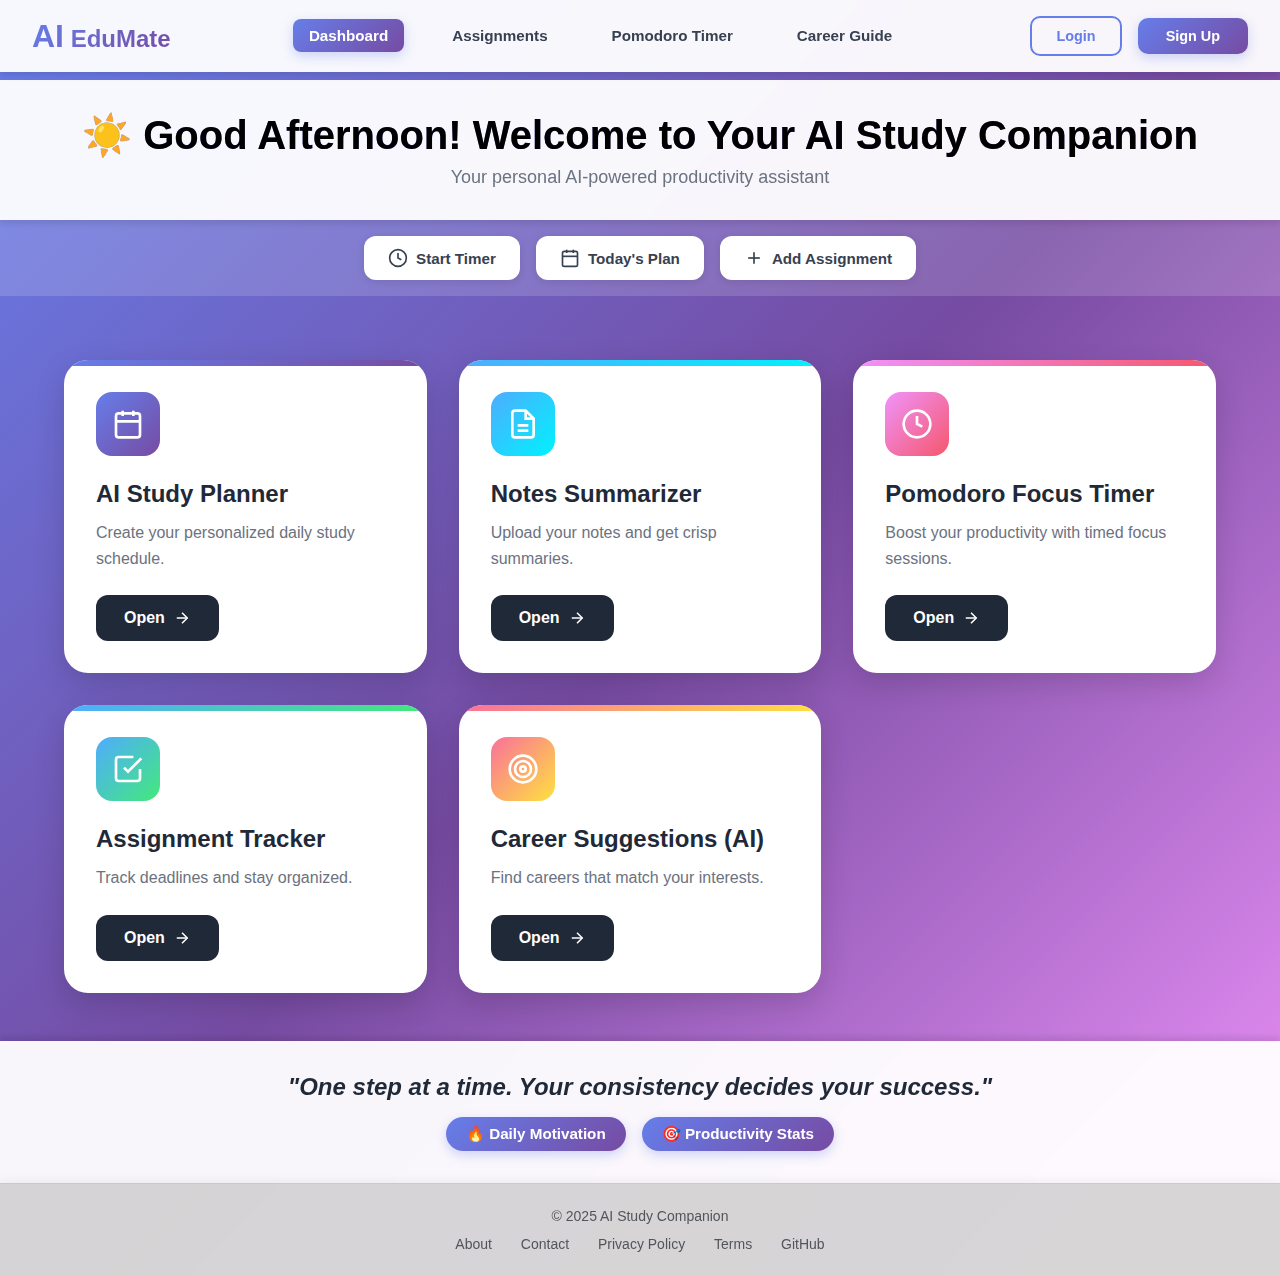
<file: index.html>
<!DOCTYPE html>
<html lang="en">
  <head>
    <meta charset="UTF-8" />
    <meta name="viewport" content="width=device-width, initial-scale=1.0" />
    <title>AI Study Companion - Home</title>
    <link rel="stylesheet" href="style.css" />
    <link rel="stylesheet" href="NavComponent.css" />
  </head>
  <body>
    <!-- Navigation Bar -->
    <nav class="navbar">
      <div class="nav-container">
        <!-- Logo -->
        <a href="#" class="logo">
          <span><span style="font-size: 2rem">AI</span> EduMate</span>
        </a>

        <!-- Desktop Navigation Menu -->
        <ul class="nav-menu">
          <li>
            <a class="active" onclick="window.location.href='./index.html'"
              >Dashboard</a
            >
          </li>
          <li><a href="./Assignment.html">Assignments</a></li>
          <li><a href="./Pomodoro.html">Pomodoro Timer</a></li>
          <li><a href="./CareerGuide.html">Career Guide</a></li>
        </ul>

        <!-- Auth Buttons (Desktop) -->
        <div class="nav-auth">
          <button
            class="btn-login"
            onclick="window.location.href='./LoginPage.html'"
          >
            Login
          </button>
          <button
            class="btn-signup"
            onclick="window.location.href='./SignupPage.html'"
          >
            Sign Up
          </button>
        </div>

        <!-- Hamburger Menu Icon -->
        <div class="hamburger" onclick="toggleMobileMenu()">
          <span></span>
          <span></span>
          <span></span>
        </div>
      </div>
    </nav>

    <!-- Mobile Menu -->
    <div class="mobile-menu" id="mobileMenu">
      <ul>
        <li>
          <a href="./index.html" class="active" onclick="closeMobileMenu()"
            >Dashboard</a
          >
        </li>
        <li>
          <a href="./Assignment.html" onclick="closeMobileMenu()"
            >Assignments</a
          >
        </li>
        <li>
          <a href="./Pomodoro.html" onclick="closeMobileMenu()"
            >Pomodoro Timer</a
          >
        </li>
        <li>
          <a href="./CareerGuide.html" onclick="closeMobileMenu()"
            >Career Guide</a
          >
        </li>
      </ul>
      <div class="mobile-auth">
        <button
          class="btn-login"
          onclick="window.location.href='./LoginPage.html'"
        >
          Login
        </button>
        <button
          class="btn-signup"
          onclick="window.location.href='./SignupPage.html'"
        >
          Sign Up
        </button>
      </div>
    </div>

    <!-- Header Section -->
    <header class="header">
      <div class="header-content">
        <div class="welcome-section">
          <h1 class="greeting">👋 Hello! Welcome to Your AI Study Companion</h1>
          <p class="tagline">Your personal AI-powered productivity assistant</p>
        </div>
      </div>
    </header>

    <!-- Quick Actions Strip -->
    <div class="quick-actions">
      <div class="container">
        <button class="quick-btn" onclick="window.location.href='./Timer.html'">
          <svg
            class="icon"
            viewBox="0 0 24 24"
            fill="none"
            stroke="currentColor"
            stroke-width="2"
          >
            <circle cx="12" cy="12" r="10" />
            <polyline points="12 6 12 12 16 14" />
          </svg>
          Start Timer
        </button>
        <button
          class="quick-btn"
          onclick="window.location.href='./TodayPlan.html'"
        >
          <svg
            class="icon"
            viewBox="0 0 24 24"
            fill="none"
            stroke="currentColor"
            stroke-width="2"
          >
            <rect x="3" y="4" width="18" height="18" rx="2" ry="2" />
            <line x1="16" y1="2" x2="16" y2="6" />
            <line x1="8" y1="2" x2="8" y2="6" />
            <line x1="3" y1="10" x2="21" y2="10" />
          </svg>
          Today's Plan
        </button>
        <button
          class="quick-btn"
          onclick="window.location.href='./AddAssignment.html'"
        >
          <svg
            class="icon"
            viewBox="0 0 24 24"
            fill="none"
            stroke="currentColor"
            stroke-width="2"
          >
            <line x1="12" y1="5" x2="12" y2="19" />
            <line x1="5" y1="12" x2="19" y2="12" />
          </svg>
          Add Assignment
        </button>
      </div>
    </div>

    <!-- Feature Tiles Section -->
    <main class="main-content">
      <div class="container">
        <div class="features-grid">
          <!-- Card 1: AI Study Planner -->
          <div class="feature-card gradient-purple">
            <div class="card-icon">
              <svg
                viewBox="0 0 24 24"
                fill="none"
                stroke="currentColor"
                stroke-width="2"
              >
                <rect x="3" y="4" width="18" height="18" rx="2" ry="2" />
                <line x1="16" y1="2" x2="16" y2="6" />
                <line x1="8" y1="2" x2="8" y2="6" />
                <line x1="3" y1="10" x2="21" y2="10" />
              </svg>
            </div>
            <h3 class="card-title">AI Study Planner</h3>
            <p class="card-description">
              Create your personalized daily study schedule.
            </p>
            <button
              class="card-btn"
              onclick="window.location.href='./Planner.html'"
            >
              Open
              <svg
                class="arrow"
                viewBox="0 0 24 24"
                fill="none"
                stroke="currentColor"
                stroke-width="2"
              >
                <line x1="5" y1="12" x2="19" y2="12" />
                <polyline points="12 5 19 12 12 19" />
              </svg>
            </button>
          </div>

          <!-- Card 2: Notes Summarizer -->
          <div class="feature-card gradient-blue">
            <div class="card-icon">
              <svg
                viewBox="0 0 24 24"
                fill="none"
                stroke="currentColor"
                stroke-width="2"
              >
                <path
                  d="M14 2H6a2 2 0 0 0-2 2v16a2 2 0 0 0 2 2h12a2 2 0 0 0 2-2V8z"
                />
                <polyline points="14 2 14 8 20 8" />
                <line x1="16" y1="13" x2="8" y2="13" />
                <line x1="16" y1="17" x2="8" y2="17" />
              </svg>
            </div>
            <h3 class="card-title">Notes Summarizer</h3>
            <p class="card-description">
              Upload your notes and get crisp summaries.
            </p>
            <button
              class="card-btn"
              onclick="window.location.href='./NoteSummariser.html'"
            >
              Open
              <svg
                class="arrow"
                viewBox="0 0 24 24"
                fill="none"
                stroke="currentColor"
                stroke-width="2"
              >
                <line x1="5" y1="12" x2="19" y2="12" />
                <polyline points="12 5 19 12 12 19" />
              </svg>
            </button>
          </div>

          <!-- Card 3: Pomodoro Timer -->
          <div class="feature-card gradient-red">
            <div class="card-icon">
              <svg
                viewBox="0 0 24 24"
                fill="none"
                stroke="currentColor"
                stroke-width="2"
              >
                <circle cx="12" cy="12" r="10" />
                <polyline points="12 6 12 12 16 14" />
              </svg>
            </div>
            <h3 class="card-title">Pomodoro Focus Timer</h3>
            <p class="card-description">
              Boost your productivity with timed focus sessions.
            </p>
            <button
              class="card-btn"
              onclick="window.location.href='./Pomodoro.html'"
            >
              Open
              <svg
                class="arrow"
                viewBox="0 0 24 24"
                fill="none"
                stroke="currentColor"
                stroke-width="2"
              >
                <line x1="5" y1="12" x2="19" y2="12" />
                <polyline points="12 5 19 12 12 19" />
              </svg>
            </button>
          </div>

          <!-- Card 4: Assignment Tracker -->
          <div class="feature-card gradient-green">
            <div class="card-icon">
              <svg
                viewBox="0 0 24 24"
                fill="none"
                stroke="currentColor"
                stroke-width="2"
              >
                <polyline points="9 11 12 14 22 4" />
                <path
                  d="M21 12v7a2 2 0 0 1-2 2H5a2 2 0 0 1-2-2V5a2 2 0 0 1 2-2h11"
                />
              </svg>
            </div>
            <h3 class="card-title">Assignment Tracker</h3>
            <p class="card-description">Track deadlines and stay organized.</p>
            <button
              class="card-btn"
              onclick="window.location.href='./Assignment.html'"
            >
              Open
              <svg
                class="arrow"
                viewBox="0 0 24 24"
                fill="none"
                stroke="currentColor"
                stroke-width="2"
              >
                <line x1="5" y1="12" x2="19" y2="12" />
                <polyline points="12 5 19 12 12 19" />
              </svg>
            </button>
          </div>

          <!-- Card 5: Career Suggestions -->
          <div class="feature-card gradient-orange">
            <div class="card-icon">
              <svg
                viewBox="0 0 24 24"
                fill="none"
                stroke="currentColor"
                stroke-width="2"
              >
                <circle cx="12" cy="12" r="10" />
                <circle cx="12" cy="12" r="6" />
                <circle cx="12" cy="12" r="2" />
              </svg>
            </div>
            <h3 class="card-title">Career Suggestions (AI)</h3>
            <p class="card-description">
              Find careers that match your interests.
            </p>
            <button
              class="card-btn"
              onclick="window.location.href='./CareerGuide.html'"
            >
              Open
              <svg
                class="arrow"
                viewBox="0 0 24 24"
                fill="none"
                stroke="currentColor"
                stroke-width="2"
              >
                <line x1="5" y1="12" x2="19" y2="12" />
                <polyline points="12 5 19 12 12 19" />
              </svg>
            </button>
          </div>
        </div>
      </div>
    </main>

    <!-- Motivational Banner -->
    <div class="motivation-banner">
      <div class="container">
        <div class="motivation-content">
          <p class="motivation-quote">
            "One step at a time. Your consistency decides your success."
          </p>
          <div class="motivation-tags">
            <span class="tag">🔥 Daily Motivation</span>
            <span class="tag">🎯 Productivity Stats</span>
          </div>
        </div>
      </div>
    </div>
    <!-- Footer -->
    <footer class="footer">
      <div class="container">
        <p class="copyright">© 2025 AI Study Companion</p>
        <nav class="footer-links">
          <a href="#about">About</a>
          <span class="separator">•</span>
          <a href="#contact">Contact</a>
          <span class="separator">•</span>
          <a href="#privacy">Privacy Policy</a>
          <span class="separator">•</span>
          <a href="#terms">Terms</a>
          <span class="separator">•</span>
          <a href="https://github.com" target="_blank">GitHub</a>
        </nav>
      </div>
    </footer>

    <script src="script.js"></script>
    <script src="NavComponent.js"></script>
  </body>
</html>
</file>
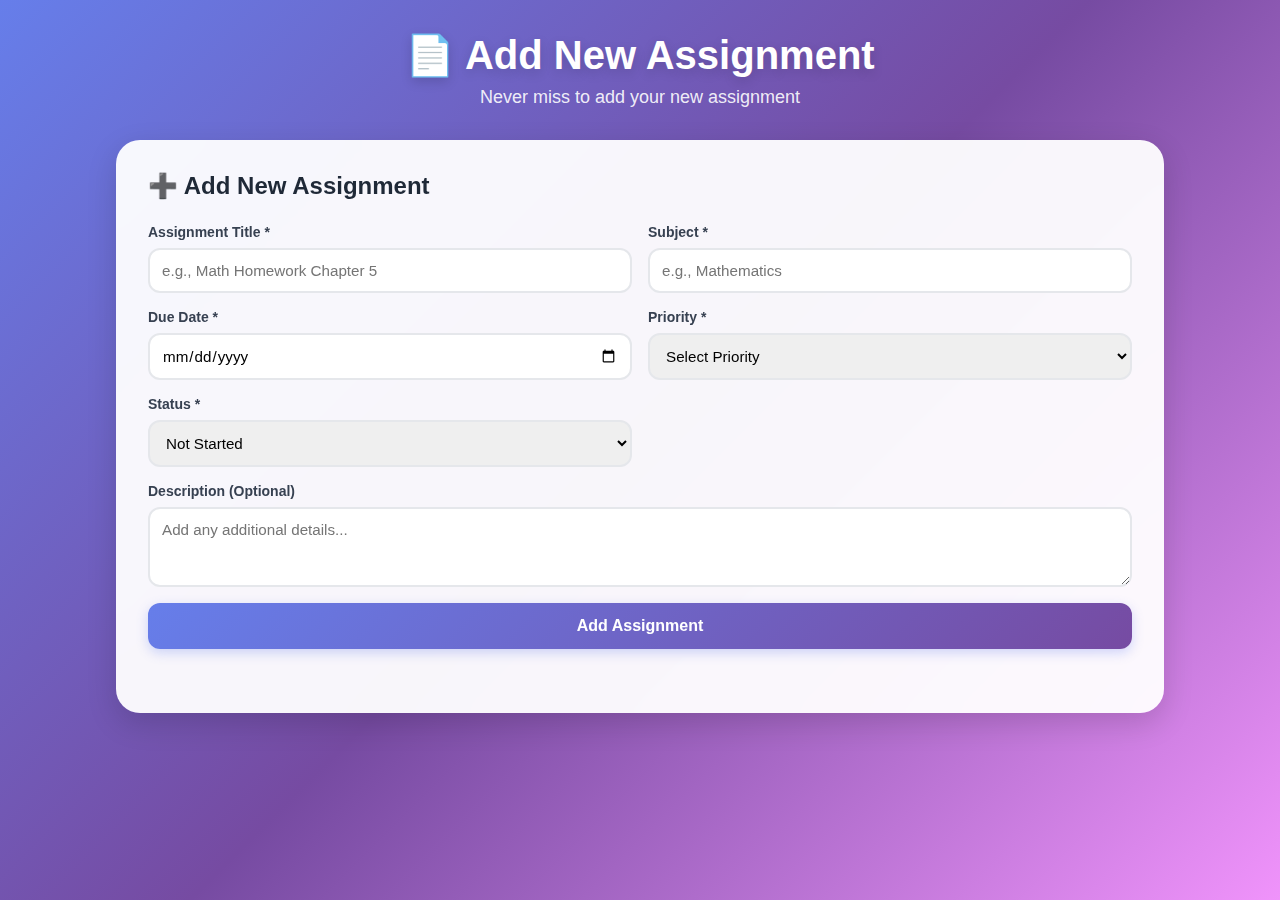
<file: AddAssignment.html>
<!DOCTYPE html>
<html lang="en">
<head>
    <meta charset="UTF-8">
    <meta name="viewport" content="width=device-width, initial-scale=1.0">
    <title>Add New Assignment - AI Study Companion</title>
</head>
<body>
    <style>
                * {
            margin: 0;
            padding: 0;
            box-sizing: border-box;
        }

        body {
            font-family: -apple-system, BlinkMacSystemFont, 'Segoe UI', Roboto, Oxygen, Ubuntu, Cantarell, sans-serif;
            background: linear-gradient(135deg, #667eea 0%, #764ba2 50%, #f093fb 100%);
            min-height: 100vh;
            padding: 2rem 1rem;
        }

        /* Modal Overlay */
        .modal-overlay {
            position: fixed;
            top: 0;
            left: 0;
            right: 0;
            bottom: 0;
            background: rgba(0, 0, 0, 0.5);
            backdrop-filter: blur(8px);
            display: none;
            align-items: center;
            justify-content: center;
            z-index: 1000;
            animation: fadeIn 0.3s ease;
        }

        .modal-overlay.show {
            display: flex;
        }

        @keyframes fadeIn {
            from {
                opacity: 0;
            }
            to {
                opacity: 1;
            }
        }

        /* Success Card */
        .success-card {
            background: white;
            border-radius: 24px;
            padding: 3rem 2.5rem 2.5rem;
            max-width: 450px;
            width: 90%;
            box-shadow: 0 20px 60px rgba(0, 0, 0, 0.3);
            position: relative;
            animation: slideUp 0.4s ease;
        }

        @keyframes slideUp {
            from {
                opacity: 0;
                transform: translateY(50px);
            }
            to {
                opacity: 1;
                transform: translateY(0);
            }
        }

        /* Close Button */
        .close-btn {
            position: absolute;
            top: 1.25rem;
            right: 1.25rem;
            width: 36px;
            height: 36px;
            border: none;
            background: #f3f4f6;
            border-radius: 50%;
            cursor: pointer;
            display: flex;
            align-items: center;
            justify-content: center;
            font-size: 1.25rem;
            color: #6b7280;
            transition: all 0.3s ease;
        }

        .close-btn:hover {
            background: #fee2e2;
            color: #dc2626;
            transform: rotate(90deg);
        }

        /* Success Icon */
        .success-icon {
            width: 80px;
            height: 80px;
            background: linear-gradient(135deg, #10b981 0%, #059669 100%);
            border-radius: 50%;
            margin: 0 auto 1.5rem;
            display: flex;
            align-items: center;
            justify-content: center;
            font-size: 3rem;
            animation: scaleIn 0.5s ease 0.2s both;
            box-shadow: 0 8px 20px rgba(16, 185, 129, 0.3);
        }

        @keyframes scaleIn {
            from {
                transform: scale(0) rotate(-180deg);
            }
            to {
                transform: scale(1) rotate(0deg);
            }
        }

        /* Success Message */
        .success-title {
            font-size: 1.75rem;
            font-weight: 800;
            color: #1f2937;
            text-align: center;
            margin-bottom: 0.75rem;
        }

        .success-message {
            font-size: 1.125rem;
            color: #6b7280;
            text-align: center;
            line-height: 1.6;
            margin-bottom: 2rem;
        }

        /* Action Button */
        .btn-track {
            width: 100%;
            padding: 1rem 1.5rem;
            border: none;
            border-radius: 12px;
            background: linear-gradient(135deg, #667eea 0%, #764ba2 100%);
            color: white;
            font-size: 1.125rem;
            font-weight: 700;
            cursor: pointer;
            transition: all 0.3s ease;
            box-shadow: 0 4px 12px rgba(102, 126, 234, 0.3);
            display: flex;
            align-items: center;
            justify-content: center;
            gap: 0.5rem;
        }

        .btn-track:hover {
            transform: translateY(-2px);
            box-shadow: 0 8px 20px rgba(102, 126, 234, 0.4);
        }

        .btn-track:active {
            transform: translateY(0);
        }

        /* Confetti Animation */
        .confetti {
            position: absolute;
            width: 10px;
            height: 10px;
            background: #f59e0b;
            animation: confetti-fall 3s ease-out forwards;
        }

        @keyframes confetti-fall {
            0% {
                transform: translateY(0) rotateZ(0deg);
                opacity: 1;
            }
            100% {
                transform: translateY(600px) rotateZ(720deg);
                opacity: 0;
            }
        }

        /* Responsive */
        @media (max-width: 480px) {
            .success-card {
                padding: 2.5rem 1.5rem 2rem;
            }

            .success-title {
                font-size: 1.5rem;
            }

            .success-message {
                font-size: 1rem;
            }

            .success-icon {
                width: 70px;
                height: 70px;
                font-size: 2.5rem;
            }
        }

        .container {
            max-width: 1400px;
            margin: 0 100px;
        }

        /* Header */
        .header {
            text-align: center;
            margin-bottom: 2rem;
        }

        .page-title {
            font-size: 2.5rem;
            font-weight: 800;
            color: white;
            text-shadow: 0 4px 12px rgba(0, 0, 0, 0.15);
            margin-bottom: 0.5rem;
        }

        .page-subtitle {
            font-size: 1.125rem;
            color: rgba(255, 255, 255, 0.9);
        }

        /* Main Layout */
        .main-layout {
            display: grid;
            grid-template-columns: 1fr 350px;
            gap: 2rem;
        }

        /* Card Styles */
        .card {
            background: rgba(255, 255, 255, 0.95);
            backdrop-filter: blur(10px);
            border-radius: 24px;
            padding: 2rem;
            box-shadow: 0 10px 30px rgba(0, 0, 0, 0.15);
        }

        .card-title {
            font-size: 1.5rem;
            font-weight: 700;
            color: #1f2937;
            margin-bottom: 1.5rem;
            display: flex;
            align-items: center;
            gap: 0.5rem;
        }

        /* Add Assignment Form */
        .add-form {
            display: grid;
            grid-template-columns: 1fr 1fr;
            gap: 1rem;
            margin-bottom: 2rem;
        }

        .form-group {
            display: flex;
            flex-direction: column;
            gap: 0.5rem;
        }

        .form-group.full-width {
            grid-column: 1 / -1;
        }

        label {
            font-size: 0.875rem;
            font-weight: 600;
            color: #374151;
        }

        input, select, textarea {
            padding: 0.75rem;
            border: 2px solid #e5e7eb;
            border-radius: 12px;
            font-size: 0.95rem;
            transition: all 0.3s ease;
            font-family: inherit;
        }

        input:focus, select:focus, textarea:focus {
            outline: none;
            border-color: #667eea;
            box-shadow: 0 0 0 4px rgba(102, 126, 234, 0.1);
        }

        textarea {
            resize: vertical;
            min-height: 80px;
        }

        .btn-add {
            grid-column: 1 / -1;
            padding: 0.875rem;
            border: none;
            border-radius: 12px;
            background: linear-gradient(135deg, #667eea 0%, #764ba2 100%);
            color: white;
            font-size: 1rem;
            font-weight: 700;
            cursor: pointer;
            transition: all 0.3s ease;
            box-shadow: 0 4px 12px rgba(102, 126, 234, 0.3);
        }

        .btn-add:hover {
            transform: translateY(-2px);
            box-shadow: 0 6px 16px rgba(102, 126, 234, 0.4);
        }


        /* Responsive Design */
        @media (max-width: 1024px) {
            .container {
            margin: 0 50px;
        }
            .add-form {
                grid-template-columns: 1fr;
            }
        }

        @media (max-width: 768px) {
        .container {
            margin: 0 auto;
        }
            .page-title {
                font-size: 2rem;
            }

            .card {
                padding: 1.5rem;
            }
        }
    </style>

    <!-- Modal Overlay -->
    <div class="modal-overlay" id="modalOverlay" onclick="closePopup(event)">
        <div class="success-card" onclick="event.stopPropagation()">
            <!-- Close Button -->
            <button class="close-btn" onclick="closePopup()">✕</button>

            <!-- Success Icon -->
            <div class="success-icon">✓</div>

            <!-- Success Message -->
            <h2 class="success-title">Success!</h2>
            <p class="success-message">
                New assignment added successfully
            </p>

            <!-- Track Button -->
            <button class="btn-track" onclick="window.location.href='/EduMate/HTML/Assignment.html'">
                📚 Track All Assignments
            </button>
        </div>
    </div>

     <div class="container">
        <!-- Header -->
        <div class="header">
            <h1 class="page-title">📄 Add New Assignment</h1>
            <p class="page-subtitle">Never miss to add your new assignment</p>
        </div>

        <div class="card">
                    <h2 class="card-title">➕ Add New Assignment</h2>
                    <form class="add-form" id="addForm">
                        <div class="form-group">
                            <label for="title">Assignment Title *</label>
                            <input type="text" id="title" placeholder="e.g., Math Homework Chapter 5" required>
                        </div>
                        <div class="form-group">
                            <label for="subject">Subject *</label>
                            <input type="text" id="subject" placeholder="e.g., Mathematics" required>
                        </div>
                        <div class="form-group">
                            <label for="dueDate">Due Date *</label>
                            <input type="date" id="dueDate" required>
                        </div>
                        <div class="form-group">
                            <label for="priority">Priority *</label>
                            <select id="priority" required>
                                <option value="">Select Priority</option>
                                <option value="high">High</option>
                                <option value="medium">Medium</option>
                                <option value="low">Low</option>
                            </select>
                        </div>
                        <div class="form-group">
                            <label for="status">Status *</label>
                            <select id="status" required>
                                <option value="not-started">Not Started</option>
                                <option value="in-progress">In Progress</option>
                                <option value="completed">Completed</option>
                            </select>
                        </div>
                        <div class="form-group full-width"> 
                            <label for="description">Description (Optional)</label>
                            <textarea id="description" placeholder="Add any additional details..."></textarea>
                        </div>
                        <button type="submit" class="btn-add">Add Assignment</button>
                    </form>
                </div>
     </div>

     <script>
                // Show success popup
        function showSuccessPopup() {
            const modal = document.getElementById('modalOverlay');
            modal.classList.add('show');
            
            // Add confetti effect
            createConfetti();
            
            // Prevent body scroll
            document.body.style.overflow = 'hidden';
        }

        // Close popup
        function closePopup(event) {
            // Only close if clicking overlay or close button
            if (!event || event.target === document.getElementById('modalOverlay') || event.type === 'click') {
                const modal = document.getElementById('modalOverlay');
                modal.classList.remove('show');
                
                // Restore body scroll
                document.body.style.overflow = 'auto';
            }
        }

        // Track assignments action
        function trackAssignments() {
            closePopup();
            // In real app, this would redirect to assignments page
            setTimeout(() => {
                alert('Redirecting to Assignment Tracker page...');
            }, 300);
        }

        // Close on ESC key
        document.addEventListener('keydown', function(event) {
            if (event.key === 'Escape') {
                closePopup();
            }
        });

        // Create confetti effect
        function createConfetti() {
            const colors = ['#667eea', '#764ba2', '#f093fb', '#10b981', '#f59e0b', '#ec4899'];
            const modal = document.getElementById('modalOverlay');
            
            for (let i = 0; i < 30; i++) {
                setTimeout(() => {
                    const confetti = document.createElement('div');
                    confetti.className = 'confetti';
                    confetti.style.left = Math.random() * 100 + '%';
                    confetti.style.background = colors[Math.floor(Math.random() * colors.length)];
                    confetti.style.animationDelay = Math.random() * 0.5 + 's';
                    confetti.style.animationDuration = (Math.random() * 2 + 2) + 's';
                    
                    modal.appendChild(confetti);
                    
                    // Remove after animation
                    setTimeout(() => {
                        confetti.remove();
                    }, 3500);
                }, i * 50);
            }
        }

        // Auto-show popup on page load (for demo purposes)
        // window.addEventListener('load', function() {
        //     setTimeout(showSuccessPopup, 500);
        // });
        
        // Add assignment
        document.getElementById('addForm').addEventListener('submit', function(e) {
            e.preventDefault();
            
            const assignment = {
                id: Date.now(),
                title: document.getElementById('title').value,
                subject: document.getElementById('subject').value,
                dueDate: document.getElementById('dueDate').value,
                priority: document.getElementById('priority').value,
                status: document.getElementById('status').value,
                description: document.getElementById('description').value,
                completed: document.getElementById('status').value === 'completed'
            };

            showSuccessPopup();
            
            console.table(assignment);
            this.reset();
        });
     </script>
    
</body>
</html>
</file>
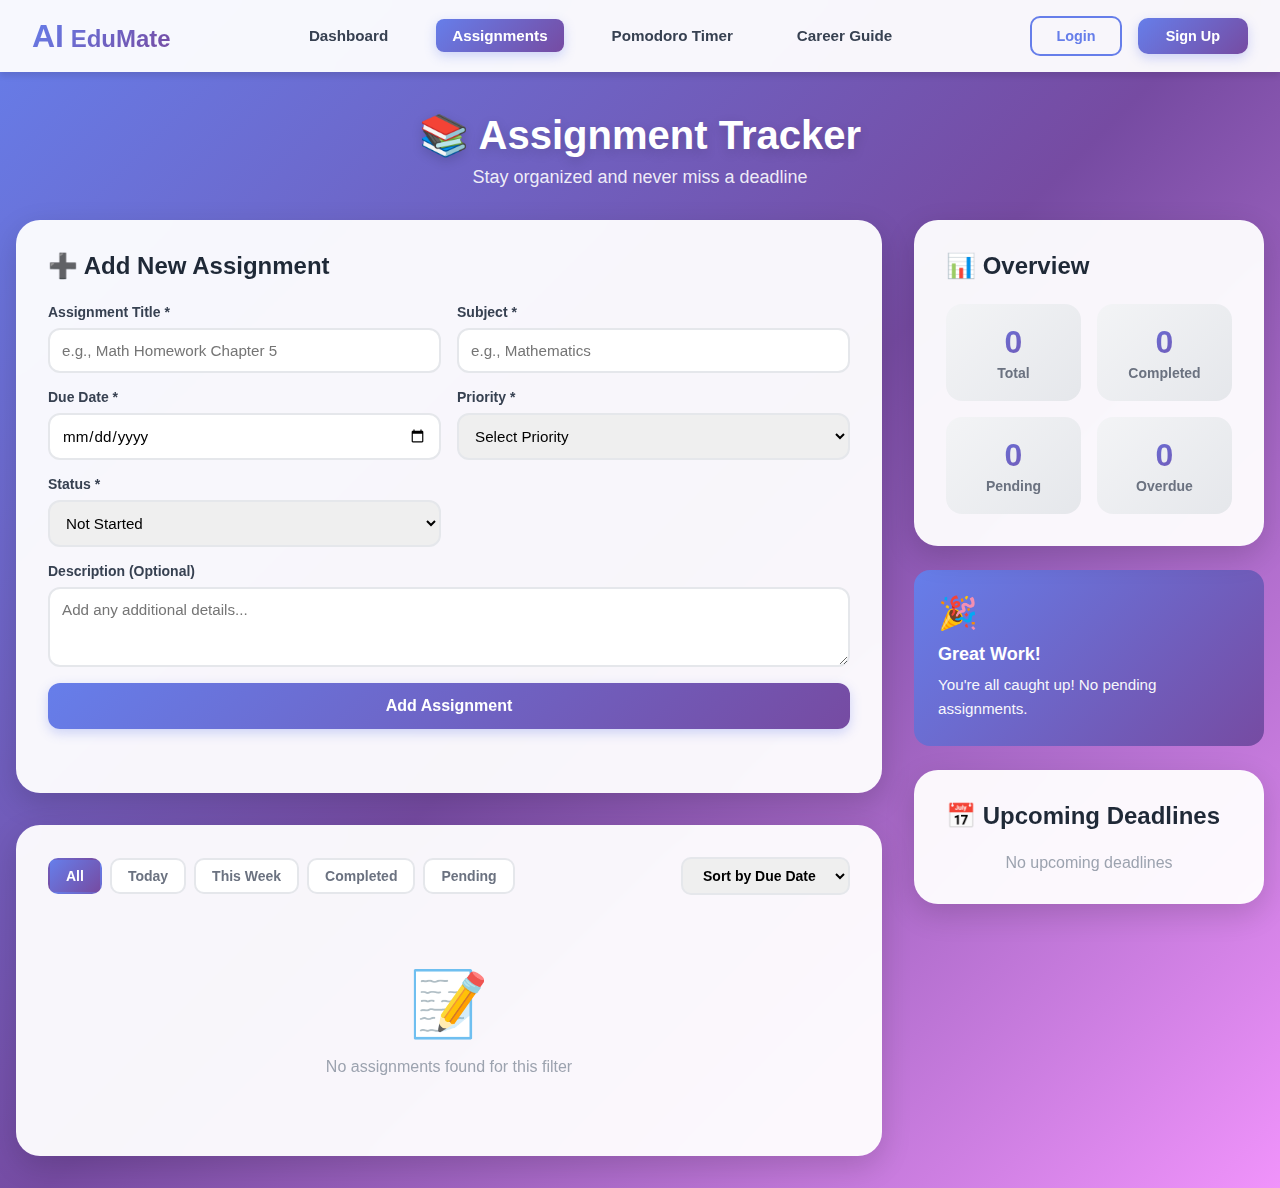
<file: Assignment.html>
<!DOCTYPE html>
<html lang="en">
  <head>
    <meta charset="UTF-8" />
    <meta name="viewport" content="width=device-width, initial-scale=1.0" />
    <link rel="stylesheet" href="Assignment.css" />
    <link rel="stylesheet" href="NavComponent.css" />
    <title></title>
  </head>
  <body>
    <!-- Navigation Bar -->
    <nav class="navbar">
      <div class="nav-container">
        <!-- Logo -->
        <a href="#" class="logo">
          <span><span style="font-size: 2rem">AI</span> EduMate</span>
        </a>

        <!-- Desktop Navigation Menu -->
        <ul class="nav-menu">
          <li>
            <a onclick="window.location.href='./index.html'">Dashboard</a>
          </li>
          <li><a href="#assignments" class="active">Assignments</a></li>
          <li><a href="./Pomodoro.html">Pomodoro Timer</a></li>
          <li><a href="./CareerGuide.html">Career Guide</a></li>
        </ul>

        <!-- Auth Buttons (Desktop) -->
        <div class="nav-auth">
          <button
            class="btn-login"
            onclick="window.location.href='./LoginPage.html'"
          >
            Login
          </button>
          <button
            class="btn-signup"
            onclick="window.location.href='./SignupPage.html'"
          >
            Sign Up
          </button>
        </div>

        <!-- Hamburger Menu Icon -->
        <div class="hamburger" onclick="toggleMobileMenu()">
          <span></span>
          <span></span>
          <span></span>
        </div>
      </div>
    </nav>

    <!-- Mobile Menu -->
    <div class="mobile-menu" id="mobileMenu">
      <ul>
        <li><a onclick="window.location.href='./index.html'">Dashboard</a></li>
        <li>
          <a class="active" href="./Assignment.html" onclick="closeMobileMenu()"
            >Assignments</a
          >
        </li>
        <li>
          <a href="./Pomodoro.html" onclick="closeMobileMenu()"
            >Pomodoro Timer</a
          >
        </li>
        <li>
          <a href="./CareerGuide.html" onclick="closeMobileMenu()"
            >Career Guide</a
          >
        </li>
      </ul>
      <div class="mobile-auth">
        <button
          class="btn-login"
          onclick="window.location.href='./LoginPage.html'"
        >
          Login
        </button>
        <button
          class="btn-signup"
          onclick="window.location.href='./SignupPage.html'"
        >
          Sign Up
        </button>
      </div>
    </div>

    <div class="container">
      <!-- Header -->
      <div class="header">
        <h1 class="page-title">📚 Assignment Tracker</h1>
        <p class="page-subtitle">Stay organized and never miss a deadline</p>
      </div>

      <!-- Main Layout -->
      <div class="main-layout">
        <!-- Left Column - Assignments -->
        <div>
          <!-- Add Assignment Form -->
          <div class="card">
            <h2 class="card-title">➕ Add New Assignment</h2>
            <form class="add-form" id="addForm">
              <div class="form-group">
                <label for="title">Assignment Title *</label>
                <input
                  type="text"
                  id="title"
                  placeholder="e.g., Math Homework Chapter 5"
                  required
                />
              </div>
              <div class="form-group">
                <label for="subject">Subject *</label>
                <input
                  type="text"
                  id="subject"
                  placeholder="e.g., Mathematics"
                  required
                />
              </div>
              <div class="form-group">
                <label for="dueDate">Due Date *</label>
                <input type="date" id="dueDate" required />
              </div>
              <div class="form-group">
                <label for="priority">Priority *</label>
                <select id="priority" required>
                  <option value="">Select Priority</option>
                  <option value="high">High</option>
                  <option value="medium">Medium</option>
                  <option value="low">Low</option>
                </select>
              </div>
              <div class="form-group">
                <label for="status">Status *</label>
                <select id="status" required>
                  <option value="not-started">Not Started</option>
                  <option value="in-progress">In Progress</option>
                  <option value="completed">Completed</option>
                </select>
              </div>
              <div class="form-group full-width">
                <label for="description">Description (Optional)</label>
                <textarea
                  id="description"
                  placeholder="Add any additional details..."
                ></textarea>
              </div>
              <button type="submit" class="btn-add">Add Assignment</button>
            </form>
          </div>

          <!-- Assignment List -->
          <div class="card" style="margin-top: 2rem">
            <div class="controls-bar">
              <div class="filter-tabs">
                <button
                  class="filter-tab active"
                  onclick="filterAssignments('all')"
                >
                  All
                </button>
                <button class="filter-tab" onclick="filterAssignments('today')">
                  Today
                </button>
                <button class="filter-tab" onclick="filterAssignments('week')">
                  This Week
                </button>
                <button
                  class="filter-tab"
                  onclick="filterAssignments('completed')"
                >
                  Completed
                </button>
                <button
                  class="filter-tab"
                  onclick="filterAssignments('pending')"
                >
                  Pending
                </button>
              </div>
              <select
                class="sort-select"
                onchange="sortAssignments(this.value)"
              >
                <option value="dueDate">Sort by Due Date</option>
                <option value="priority">Sort by Priority</option>
                <option value="subject">Sort by Subject</option>
              </select>
            </div>

            <div class="assignments-list" id="assignmentsList">
              <div class="empty-state">
                <div class="empty-state-icon">📝</div>
                <p>No assignments yet. Add your first assignment above!</p>
              </div>
            </div>
          </div>
        </div>

        <!-- Right Column - Dashboard -->
        <div class="dashboard">
          <!-- Statistics -->
          <div class="card">
            <h2 class="card-title">📊 Overview</h2>
            <div class="stats-grid">
              <div class="stat-card">
                <div class="stat-value" id="totalCount">0</div>
                <div class="stat-label">Total</div>
              </div>
              <div class="stat-card">
                <div class="stat-value" id="completedCount">0</div>
                <div class="stat-label">Completed</div>
              </div>
              <div class="stat-card">
                <div class="stat-value" id="pendingCount">0</div>
                <div class="stat-label">Pending</div>
              </div>
              <div class="stat-card">
                <div class="stat-value" id="overdueCount">0</div>
                <div class="stat-label">Overdue</div>
              </div>
            </div>
          </div>

          <!-- AI Suggestion -->
          <div class="ai-suggestion" id="aiSuggestion">
            <div class="ai-icon">🤖</div>
            <div class="ai-title">AI Tip</div>
            <div class="ai-text">
              Add your first assignment to get personalized suggestions!
            </div>
          </div>

          <!-- Upcoming Deadlines -->
          <div class="card">
            <h2 class="card-title">📅 Upcoming Deadlines</h2>
            <div class="deadlines-list" id="deadlinesList">
              <p style="color: #9ca3af; text-align: center">
                No upcoming deadlines
              </p>
            </div>
          </div>
        </div>
      </div>
    </div>

    <script src="Assignment.js"></script>
    <script src="NavComponent.js"></script>
  </body>
</html>
</file>
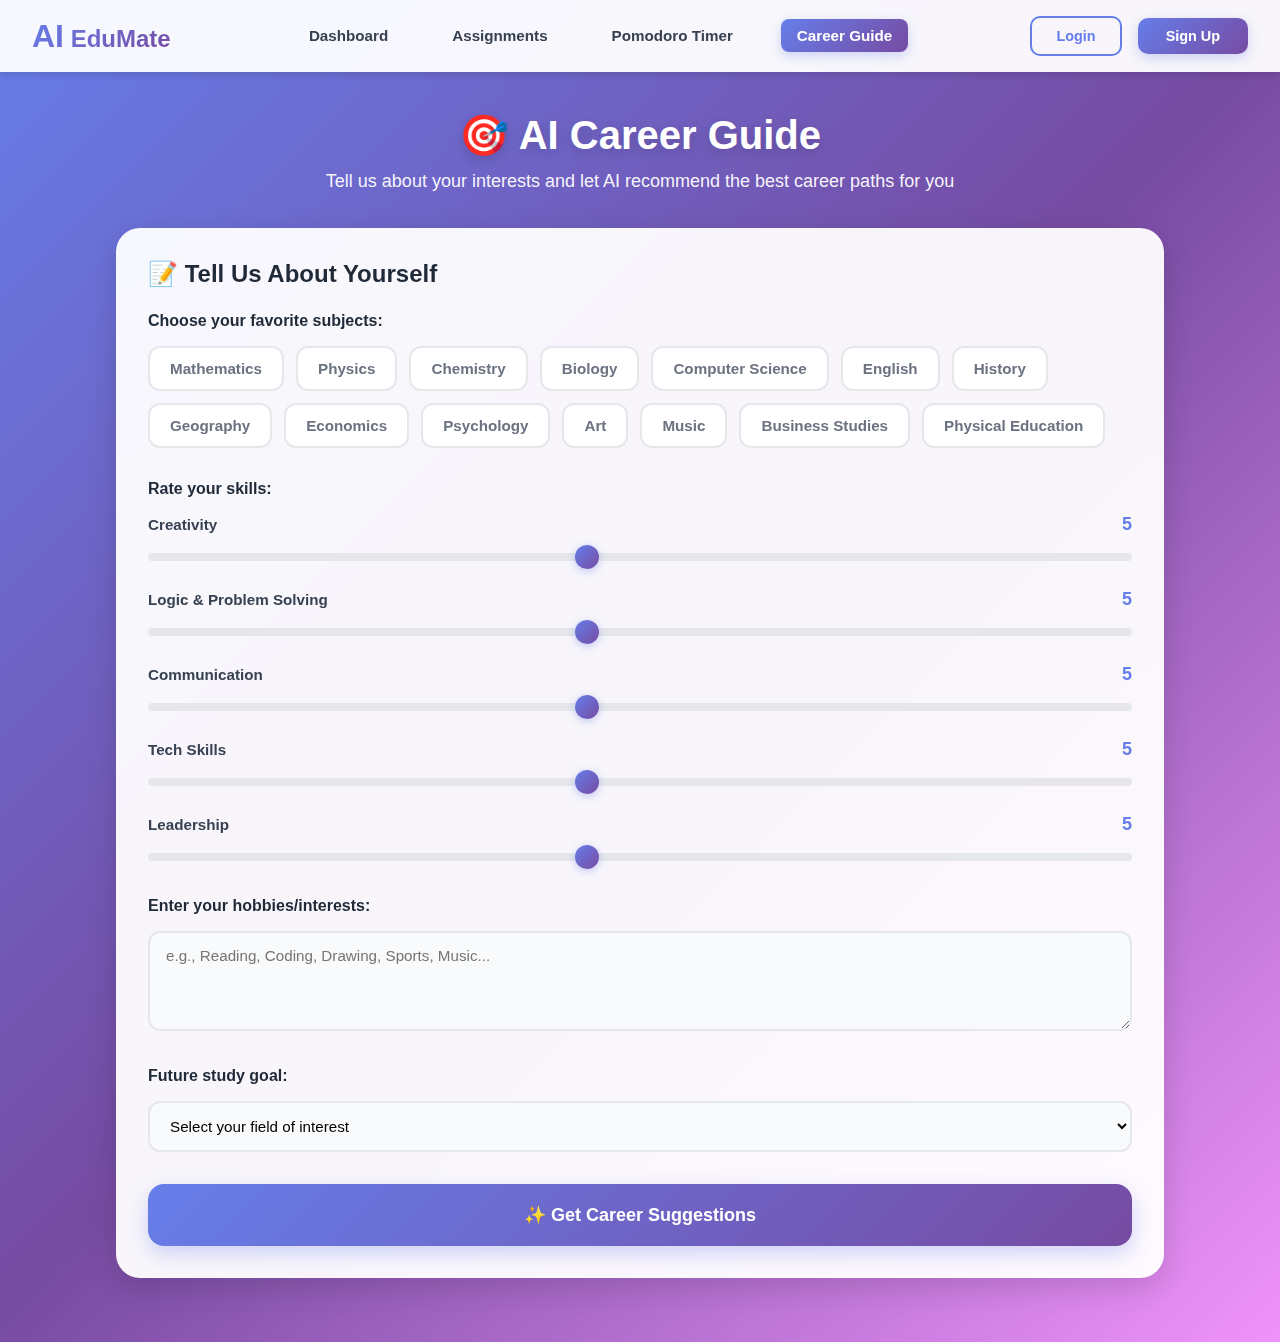
<file: CareerGuide.html>
<!DOCTYPE html>
<html lang="en">
  <head>
    <meta charset="UTF-8" />
    <meta name="viewport" content="width=device-width, initial-scale=1.0" />
    <link rel="stylesheet" href="NavComponent.css" />
    <title>AI Career Guide - AI Study Companion</title>
    <style>
      * {
        margin: 0;
        padding: 0;
        box-sizing: border-box;
      }

      body {
        font-family: -apple-system, BlinkMacSystemFont, "Segoe UI", Roboto,
          Oxygen, Ubuntu, Cantarell, sans-serif;
        background: linear-gradient(
          135deg,
          #667eea 0%,
          #764ba2 50%,
          #f093fb 100%
        );
        min-height: 100vh;
        padding: 2rem 1rem;
      }

      .container {
        max-width: 1400px;
        margin: 0 100px;
        margin-top: 80px;
      }

      /* Header */
      .header {
        text-align: center;
        margin-bottom: 2rem;
      }

      .page-title {
        font-size: 2.5rem;
        font-weight: 800;
        color: white;
        text-shadow: 0 4px 12px rgba(0, 0, 0, 0.15);
        margin-bottom: 0.5rem;
      }

      .page-intro {
        font-size: 1.125rem;
        color: rgba(255, 255, 255, 0.95);
        max-width: 700px;
        margin: 0 auto;
        line-height: 1.6;
      }

      /* Card Styles */
      .card {
        background: rgba(255, 255, 255, 0.95);
        backdrop-filter: blur(10px);
        border-radius: 24px;
        padding: 2rem;
        box-shadow: 0 10px 30px rgba(0, 0, 0, 0.15);
        margin-bottom: 2rem;
      }

      .card-title {
        font-size: 1.5rem;
        font-weight: 700;
        color: #1f2937;
        margin-bottom: 1.5rem;
        display: flex;
        align-items: center;
        gap: 0.5rem;
      }

      /* Input Form */
      .form-section {
        margin-bottom: 2rem;
      }

      .form-label {
        font-size: 1rem;
        font-weight: 700;
        color: #1f2937;
        margin-bottom: 1rem;
        display: block;
      }

      /* Subject Chips */
      .subjects-grid {
        display: flex;
        flex-wrap: wrap;
        gap: 0.75rem;
        margin-bottom: 1.5rem;
      }

      .subject-chip {
        padding: 0.75rem 1.25rem;
        border: 2px solid #e5e7eb;
        background: white;
        border-radius: 12px;
        font-size: 0.95rem;
        font-weight: 600;
        color: #6b7280;
        cursor: pointer;
        transition: all 0.3s ease;
        user-select: none;
      }

      .subject-chip:hover {
        border-color: #667eea;
        transform: translateY(-2px);
      }

      .subject-chip.selected {
        background: linear-gradient(135deg, #667eea 0%, #764ba2 100%);
        color: white;
        border-color: transparent;
        box-shadow: 0 4px 12px rgba(102, 126, 234, 0.3);
      }

      /* Skill Sliders */
      .skill-item {
        margin-bottom: 1.5rem;
      }

      .skill-header {
        display: flex;
        justify-content: space-between;
        align-items: center;
        margin-bottom: 0.75rem;
      }

      .skill-name {
        font-size: 0.95rem;
        font-weight: 600;
        color: #374151;
      }

      .skill-value {
        font-size: 1.125rem;
        font-weight: 700;
        color: #667eea;
      }

      input[type="range"] {
        width: 100%;
        height: 8px;
        border-radius: 5px;
        background: #e5e7eb;
        outline: none;
        -webkit-appearance: none;
        cursor: pointer;
      }

      input[type="range"]::-webkit-slider-thumb {
        -webkit-appearance: none;
        appearance: none;
        width: 24px;
        height: 24px;
        border-radius: 50%;
        background: linear-gradient(135deg, #667eea 0%, #764ba2 100%);
        cursor: pointer;
        box-shadow: 0 2px 8px rgba(102, 126, 234, 0.4);
      }

      input[type="range"]::-moz-range-thumb {
        width: 24px;
        height: 24px;
        border-radius: 50%;
        background: linear-gradient(135deg, #667eea 0%, #764ba2 100%);
        cursor: pointer;
        border: none;
        box-shadow: 0 2px 8px rgba(102, 126, 234, 0.4);
      }

      /* Text Inputs */
      textarea,
      select {
        width: 100%;
        padding: 0.875rem 1rem;
        border: 2px solid #e5e7eb;
        border-radius: 12px;
        font-size: 0.95rem;
        font-family: inherit;
        transition: all 0.3s ease;
        background: #f9fafb;
      }

      textarea:focus,
      select:focus {
        outline: none;
        border-color: #667eea;
        background: white;
        box-shadow: 0 0 0 4px rgba(102, 126, 234, 0.1);
      }

      textarea {
        resize: vertical;
        min-height: 100px;
      }

      /* Submit Button */
      .btn-submit {
        width: 100%;
        padding: 1.25rem;
        border: none;
        border-radius: 16px;
        background: linear-gradient(135deg, #667eea 0%, #764ba2 100%);
        color: white;
        font-size: 1.125rem;
        font-weight: 700;
        cursor: pointer;
        transition: all 0.3s ease;
        box-shadow: 0 8px 20px rgba(102, 126, 234, 0.3);
      }

      .btn-submit:hover {
        transform: translateY(-3px);
        box-shadow: 0 12px 28px rgba(102, 126, 234, 0.4);
      }

      .btn-submit:disabled {
        opacity: 0.6;
        cursor: not-allowed;
        transform: none;
      }

      /* Loading Spinner */
      .spinner {
        display: none;
        width: 40px;
        height: 40px;
        border: 4px solid rgba(255, 255, 255, 0.3);
        border-top-color: white;
        border-radius: 50%;
        animation: spin 0.8s linear infinite;
        margin: 2rem auto;
      }

      .spinner.show {
        display: block;
      }

      @keyframes spin {
        to {
          transform: rotate(360deg);
        }
      }

      /* Results Section */
      .results-section {
        display: none;
      }

      .results-section.show {
        display: block;
      }

      .results-header {
        text-align: center;
        margin-bottom: 2rem;
      }

      .results-title {
        font-size: 2rem;
        font-weight: 800;
        color: white;
        margin-bottom: 0.5rem;
      }

      .results-subtitle {
        color: rgba(255, 255, 255, 0.9);
        font-size: 1.125rem;
      }

      /* Career Cards */
      .careers-grid {
        display: grid;
        grid-template-columns: repeat(auto-fill, minmax(350px, 1fr));
        gap: 2rem;
        margin-bottom: 2rem;
      }

      .career-card {
        background: white;
        border-radius: 20px;
        padding: 2rem;
        box-shadow: 0 10px 25px rgba(0, 0, 0, 0.1);
        transition: all 0.3s ease;
        border: 2px solid transparent;
      }

      .career-card:hover {
        transform: translateY(-5px);
        box-shadow: 0 15px 35px rgba(0, 0, 0, 0.15);
        border-color: #667eea;
      }

      .career-icon {
        font-size: 3rem;
        margin-bottom: 1rem;
      }

      .career-name {
        font-size: 1.5rem;
        font-weight: 800;
        color: #1f2937;
        margin-bottom: 0.75rem;
      }

      .career-description {
        color: #6b7280;
        font-size: 0.95rem;
        line-height: 1.6;
        margin-bottom: 1.25rem;
      }

      .career-details {
        display: flex;
        flex-direction: column;
        gap: 0.75rem;
        margin-bottom: 1.25rem;
      }

      .detail-item {
        display: flex;
        align-items: start;
        gap: 0.5rem;
      }

      .detail-label {
        font-weight: 700;
        color: #374151;
        min-width: 100px;
      }

      .detail-value {
        color: #6b7280;
        flex: 1;
      }

      .match-section {
        background: linear-gradient(135deg, #f0f9ff 0%, #e0e7ff 100%);
        border-radius: 12px;
        padding: 1rem;
        margin-top: 1rem;
      }

      .match-title {
        font-size: 0.875rem;
        font-weight: 700;
        color: #1e40af;
        margin-bottom: 0.5rem;
        display: flex;
        align-items: center;
        gap: 0.5rem;
      }

      .match-text {
        font-size: 0.875rem;
        color: #3730a3;
        line-height: 1.5;
      }

      .skill-tags {
        display: flex;
        flex-wrap: wrap;
        gap: 0.5rem;
      }

      .skill-tag {
        padding: 0.375rem 0.75rem;
        background: #dbeafe;
        color: #1e40af;
        border-radius: 8px;
        font-size: 0.85rem;
        font-weight: 600;
      }

      /* Strength Profile Sidebar */
      .sidebar {
        position: sticky;
        top: 2rem;
      }

      .strength-item {
        margin-bottom: 1.5rem;
      }

      .strength-label {
        display: flex;
        justify-content: space-between;
        margin-bottom: 0.5rem;
      }

      .strength-name {
        font-size: 0.95rem;
        font-weight: 600;
        color: #374151;
      }

      .strength-score {
        font-size: 0.95rem;
        font-weight: 700;
        color: #667eea;
      }

      .strength-bar {
        height: 12px;
        background: #e5e7eb;
        border-radius: 6px;
        overflow: hidden;
      }

      .strength-fill {
        height: 100%;
        background: linear-gradient(135deg, #667eea 0%, #764ba2 100%);
        border-radius: 6px;
        transition: width 1s ease;
      }

      /* Layout Grid */
      .main-grid {
        display: grid;
        grid-template-columns: 1fr 350px;
        gap: 2rem;
      }

      /* Responsive */
      @media (max-width: 1024px) {
        .container {
          margin: 0 50px;
        }
        .main-grid {
          grid-template-columns: 1fr;
        }

        .careers-grid {
          grid-template-columns: 1fr;
        }

        .sidebar {
          position: static;
        }
      }

      @media (max-width: 768px) {
        .container {
          margin: 80px auto 0;
        }
        .page-title {
          font-size: 2rem;
        }

        .card {
          padding: 1.5rem;
        }

        .career-card {
          padding: 1.5rem;
        }
      }
    </style>
  </head>
  <body>
    <!-- Navigation Bar -->
    <nav class="navbar">
      <div class="nav-container">
        <!-- Logo -->
        <a href="#" class="logo">
          <span><span style="font-size: 2rem">AI</span> EduMate</span>
        </a>

        <!-- Desktop Navigation Menu -->
        <ul class="nav-menu">
          <li>
            <a onclick="window.location.href='./index.html'">Dashboard</a>
          </li>
          <li><a href="./Assignment.html">Assignments</a></li>
          <li><a href="./Pomodoro.html">Pomodoro Timer</a></li>
          <li><a class="active" href="./CareerGuide.html">Career Guide</a></li>
        </ul>

        <!-- Auth Buttons (Desktop) -->
        <div class="nav-auth">
          <button
            class="btn-login"
            onclick="window.location.href='./LoginPage.html'"
          >
            Login
          </button>
          <button
            class="btn-signup"
            onclick="window.location.href='./SignupPage.html'"
          >
            Sign Up
          </button>
        </div>

        <!-- Hamburger Menu Icon -->
        <div class="hamburger" onclick="toggleMobileMenu()">
          <span></span>
          <span></span>
          <span></span>
        </div>
      </div>
    </nav>

    <!-- Mobile Menu -->
    <div class="mobile-menu" id="mobileMenu">
      <ul>
        <li><a onclick="window.location.href='./index.html'">Dashboard</a></li>
        <li>
          <a href="./Assignment.html" onclick="closeMobileMenu()"
            >Assignments</a
          >
        </li>
        <li>
          <a href="./Pomodoro.html" onclick="closeMobileMenu()"
            >Pomodoro Timer</a
          >
        </li>
        <li>
          <a
            class="active"
            href="./CareerGuide.html"
            onclick="closeMobileMenu()"
            >Career Guide</a
          >
        </li>
      </ul>
      <div class="mobile-auth">
        <button
          class="btn-login"
          onclick="window.location.href='./LoginPage.html'"
        >
          Login
        </button>
        <button
          class="btn-signup"
          onclick="window.location.href='./SignupPage.html'"
        >
          Sign Up
        </button>
      </div>
    </div>

    <div class="container">
      <!-- Header -->
      <div class="header">
        <h1 class="page-title">🎯 AI Career Guide</h1>
        <p class="page-intro">
          Tell us about your interests and let AI recommend the best career
          paths for you
        </p>
      </div>

      <!-- Input Form -->
      <div id="inputSection">
        <div class="card">
          <h2 class="card-title">📝 Tell Us About Yourself</h2>

          <!-- Favorite Subjects -->
          <div class="form-section">
            <label class="form-label">Choose your favorite subjects:</label>
            <div class="subjects-grid" id="subjectsGrid"></div>
          </div>

          <!-- Skills Rating -->
          <div class="form-section">
            <label class="form-label">Rate your skills:</label>
            <div id="skillsContainer"></div>
          </div>

          <!-- Hobbies -->
          <div class="form-section">
            <label class="form-label">Enter your hobbies/interests:</label>
            <textarea
              id="hobbies"
              placeholder="e.g., Reading, Coding, Drawing, Sports, Music..."
            ></textarea>
          </div>

          <!-- Study Goal -->
          <div class="form-section">
            <label class="form-label">Future study goal:</label>
            <select id="studyGoal">
              <option value="">Select your field of interest</option>
              <option value="engineering">Engineering</option>
              <option value="medical">Medical</option>
              <option value="arts">Arts & Humanities</option>
              <option value="commerce">Commerce & Business</option>
              <option value="it">Information Technology</option>
              <option value="design">Design & Creative</option>
              <option value="science">Pure Sciences</option>
              <option value="law">Law & Legal Studies</option>
              <option value="social">Social Sciences</option>
            </select>
          </div>

          <!-- Submit Button -->
          <button class="btn-submit" onclick="generateCareerSuggestions()">
            ✨ Get Career Suggestions
          </button>

          <div class="spinner" id="loadingSpinner"></div>
        </div>
      </div>

      <!-- Results Section -->
      <div id="resultsSection" class="results-section">
        <div class="results-header">
          <h2 class="results-title">🌟 Your Personalized Career Matches</h2>
          <p class="results-subtitle">Based on your interests and strengths</p>
        </div>

        <div class="main-grid">
          <!-- Career Cards -->
          <div>
            <div class="careers-grid" id="careersGrid"></div>
          </div>

          <!-- Strength Profile Sidebar -->
          <div class="sidebar">
            <div class="card">
              <h2 class="card-title">📊 Career Strength Profile</h2>
              <div id="strengthProfile"></div>
            </div>
          </div>
        </div>
      </div>
    </div>

    <script>
      // Data
      const subjects = [
        "Mathematics",
        "Physics",
        "Chemistry",
        "Biology",
        "Computer Science",
        "English",
        "History",
        "Geography",
        "Economics",
        "Psychology",
        "Art",
        "Music",
        "Business Studies",
        "Physical Education",
      ];

      const skills = [
        { name: "Creativity", id: "creativity" },
        { name: "Logic & Problem Solving", id: "logic" },
        { name: "Communication", id: "communication" },
        { name: "Tech Skills", id: "tech" },
        { name: "Leadership", id: "leadership" },
      ];

      const careerDatabase = {
        engineering: [
          {
            name: "Software Engineer",
            icon: "💻",
            description:
              "Design, develop, and maintain software applications and systems.",
            skills: ["Programming", "Problem Solving", "Logic"],
            salary: "$80,000 - $150,000/year",
            education: "Bachelor's in Computer Science or related field",
            matchReason:
              "Your strong tech and logic skills combined with interest in Computer Science make this an excellent fit.",
          },
          {
            name: "Data Scientist",
            icon: "📊",
            description:
              "Analyze complex data to help organizations make better decisions.",
            skills: ["Statistics", "Programming", "Analysis"],
            salary: "$90,000 - $160,000/year",
            education:
              "Bachelor's/Master's in Data Science, Statistics, or Computer Science",
            matchReason:
              "Your analytical thinking and mathematical abilities align perfectly with data science requirements.",
          },
        ],
        medical: [
          {
            name: "Medical Doctor",
            icon: "⚕️",
            description:
              "Diagnose and treat illnesses, injuries, and other health conditions.",
            skills: ["Biology", "Communication", "Empathy"],
            salary: "$150,000 - $300,000/year",
            education: "Medical degree (MBBS/MD) + Residency",
            matchReason:
              "Your interest in Biology and strong communication skills are essential for a medical career.",
          },
        ],
        it: [
          {
            name: "UX/UI Designer",
            icon: "🎨",
            description:
              "Create intuitive and beautiful user experiences for digital products.",
            skills: ["Creativity", "Design", "Tech"],
            salary: "$70,000 - $130,000/year",
            education: "Bachelor's in Design, HCI, or related field",
            matchReason:
              "Your creativity combined with tech skills makes you ideal for designing user interfaces.",
          },
        ],
        design: [
          {
            name: "Graphic Designer",
            icon: "🖌️",
            description:
              "Create visual concepts to communicate ideas that inspire and inform.",
            skills: ["Creativity", "Art", "Communication"],
            salary: "$45,000 - $85,000/year",
            education: "Bachelor's in Graphic Design or Fine Arts",
            matchReason:
              "Your artistic abilities and creative thinking are perfect for visual design work.",
          },
        ],
        commerce: [
          {
            name: "Business Analyst",
            icon: "💼",
            description:
              "Help organizations improve processes and achieve business goals.",
            skills: ["Analysis", "Communication", "Business"],
            salary: "$65,000 - $120,000/year",
            education: "Bachelor's in Business Administration or related field",
            matchReason:
              "Your analytical and communication skills are key assets for business analysis.",
          },
        ],
      };

      let selectedSubjects = [];
      let skillRatings = {};

      // Initialize subjects
      function initSubjects() {
        const grid = document.getElementById("subjectsGrid");
        subjects.forEach((subject) => {
          const chip = document.createElement("div");
          chip.className = "subject-chip";
          chip.textContent = subject;
          chip.onclick = () => toggleSubject(subject, chip);
          grid.appendChild(chip);
        });
      }

      // Initialize skills
      function initSkills() {
        const container = document.getElementById("skillsContainer");
        skills.forEach((skill) => {
          skillRatings[skill.id] = 5;

          const skillDiv = document.createElement("div");
          skillDiv.className = "skill-item";
          skillDiv.innerHTML = `
                    <div class="skill-header">
                        <span class="skill-name">${skill.name}</span>
                        <span class="skill-value" id="${skill.id}-value">5</span>
                    </div>
                    <input type="range" min="1" max="10" value="5" 
                           oninput="updateSkill('${skill.id}', this.value)">
                `;
          container.appendChild(skillDiv);
        });
      }

      // Toggle subject selection
      function toggleSubject(subject, element) {
        if (selectedSubjects.includes(subject)) {
          selectedSubjects = selectedSubjects.filter((s) => s !== subject);
          element.classList.remove("selected");
        } else {
          selectedSubjects.push(subject);
          element.classList.add("selected");
        }
      }

      // Update skill rating
      function updateSkill(skillId, value) {
        skillRatings[skillId] = parseInt(value);
        document.getElementById(`${skillId}-value`).textContent = value;
      }

      // Generate career suggestions
      function generateCareerSuggestions() {
        const hobbies = document.getElementById("hobbies").value;
        const studyGoal = document.getElementById("studyGoal").value;

        if (selectedSubjects.length === 0 || !hobbies || !studyGoal) {
          alert("Please fill in all fields before generating suggestions.");
          return;
        }

        // Show loading
        document.getElementById("loadingSpinner").classList.add("show");

        // Simulate AI processing
        setTimeout(() => {
          document.getElementById("loadingSpinner").classList.remove("show");

          // Get careers based on study goal
          const careers = careerDatabase[studyGoal] || [];

          // Display results
          displayResults(careers);

          // Scroll to results
          document
            .getElementById("resultsSection")
            .scrollIntoView({ behavior: "smooth" });
        }, 2000);
      }

      // Display results
      function displayResults(careers) {
        const resultsSection = document.getElementById("resultsSection");
        const careersGrid = document.getElementById("careersGrid");

        resultsSection.classList.add("show");

        // Generate career cards
        careersGrid.innerHTML = careers
          .map(
            (career) => `
                <div class="career-card">
                    <div class="career-icon">${career.icon}</div>
                    <h3 class="career-name">${career.name}</h3>
                    <p class="career-description">${career.description}</p>
                    
                    <div class="career-details">
                        <div class="detail-item">
                            <span class="detail-label">Skills:</span>
                            <div class="skill-tags">
                                ${career.skills
                                  .map(
                                    (s) => `<span class="skill-tag">${s}</span>`
                                  )
                                  .join("")}
                            </div>
                        </div>
                        <div class="detail-item">
                            <span class="detail-label">Salary:</span>
                            <span class="detail-value">${career.salary}</span>
                        </div>
                        <div class="detail-item">
                            <span class="detail-label">Education:</span>
                            <span class="detail-value">${
                              career.education
                            }</span>
                        </div>
                    </div>
                    
                    <div class="match-section">
                        <div class="match-title">✨ Why this match?</div>
                        <div class="match-text">${career.matchReason}</div>
                    </div>
                </div>
            `
          )
          .join("");

        // Update strength profile
        updateStrengthProfile();
      }

      // Update strength profile
      function updateStrengthProfile() {
        const profile = document.getElementById("strengthProfile");

        const strengths = [
          { name: "Analytical Skills", value: skillRatings.logic },
          { name: "Creativity", value: skillRatings.creativity },
          { name: "Communication", value: skillRatings.communication },
          { name: "Tech Adaptability", value: skillRatings.tech },
          { name: "Leadership", value: skillRatings.leadership },
        ];

        profile.innerHTML = strengths
          .map(
            (strength) => `
                <div class="strength-item">
                    <div class="strength-label">
                        <span class="strength-name">${strength.name}</span>
                        <span class="strength-score">${strength.value}/10</span>
                    </div>
                    <div class="strength-bar">
                        <div class="strength-fill" style="width: ${
                          strength.value * 10
                        }%"></div>
                    </div>
                </div>
            `
          )
          .join("");
      }

      // Initialize
      initSubjects();
      initSkills();
    </script>
    <script src="NavComponent.js"></script>
  </body>
</html>
</file>
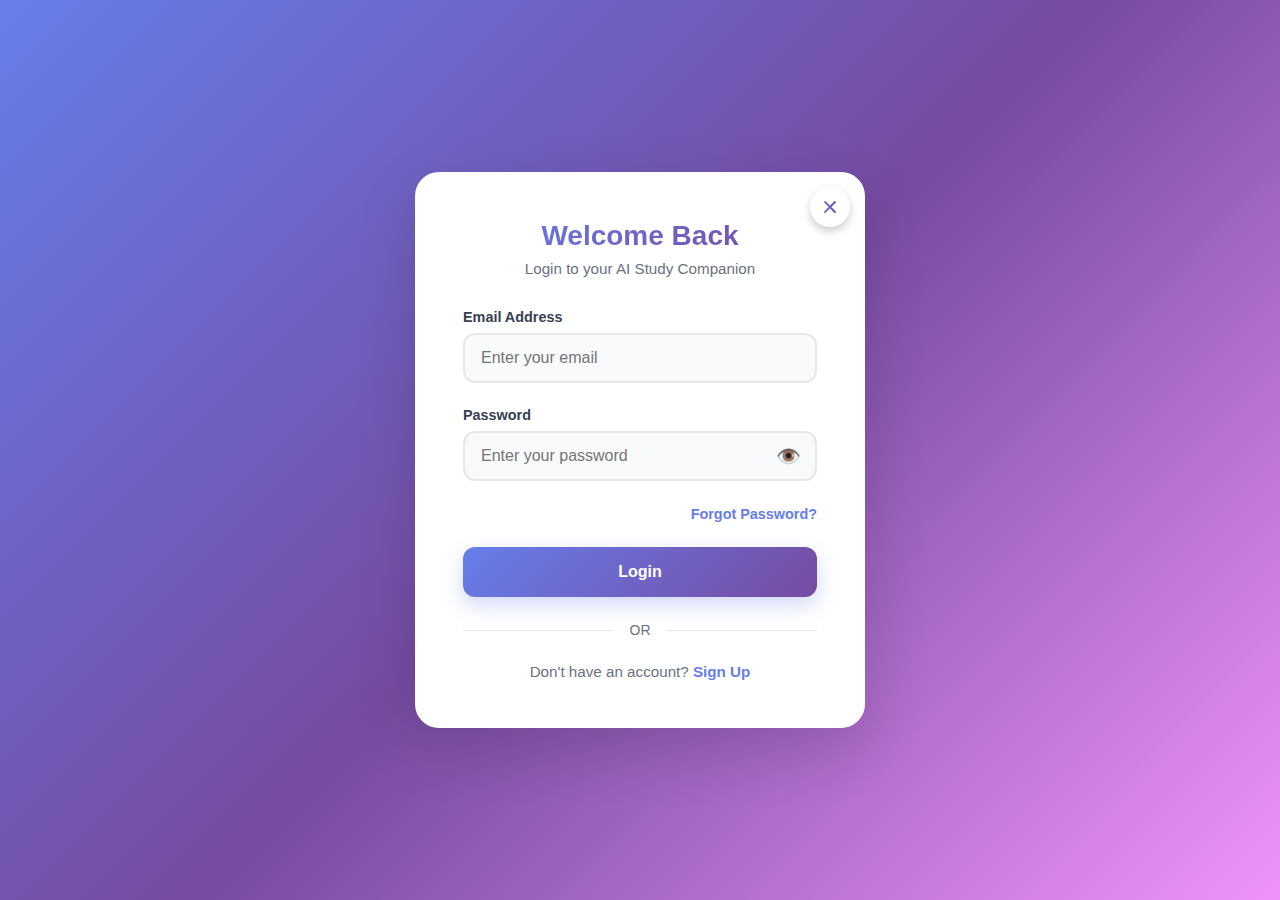
<file: LoginPage.html>
<!DOCTYPE html>
<html lang="en">
  <head>
    <meta charset="UTF-8" />
    <meta name="viewport" content="width=device-width, initial-scale=1.0" />
    <link rel="stylesheet" href="LoginPage.css" />
    <title>Login - AI Study Companion</title>
  </head>
  <body>
    <div class="login-container">
      <button
        class="close-button"
        id="closeButton"
        title="Close Page"
        onclick="closeLogin()"
      >
        <span class="close-icon"></span>
      </button>
      <!-- Logo Section -->
      <div class="logo-section">
        <h1 class="logo-title">Welcome Back</h1>
        <p class="logo-subtitle">Login to your AI Study Companion</p>
      </div>

      <!-- Success Message -->
      <div class="success-message" id="successMessage">
        ✓ Login successful! Redirecting...
      </div>

      <!-- Login Form -->
      <form id="loginForm" novalidate>
        <!-- Email Field -->
        <div class="form-group">
          <label for="email">Email Address</label>
          <input
            type="email"
            id="email"
            name="email"
            placeholder="Enter your email"
            autocomplete="email"
          />
          <div class="error-message" id="emailError">
            Please enter a valid email address
          </div>
        </div>

        <!-- Password Field -->
        <div class="form-group">
          <label for="password">Password</label>
          <div class="input-wrapper">
            <input
              type="password"
              id="password"
              name="password"
              placeholder="Enter your password"
              autocomplete="current-password"
            />
            <span class="password-toggle" id="passwordToggle">👁️</span>
          </div>
          <div class="error-message" id="passwordError">
            Password must be at least 6 characters
          </div>
        </div>

        <!-- Forgot Password -->
        <div class="forgot-password">
          <a href="#forgot" id="forgotPasswordLink">Forgot Password?</a>
        </div>

        <!-- Login Button -->
        <button type="submit" class="btn-login" id="loginBtn">
          <span class="btn-text">Login</span>
          <div class="spinner"></div>
        </button>
      </form>

      <!-- Divider -->
      <div class="divider">
        <span>OR</span>
      </div>

      <!-- Sign Up Link -->
      <div class="signup-link">
        Don't have an account? <a href="../HTML/SignupPage.html">Sign Up</a>
      </div>
    </div>

    <script src="LoginPage.js"></script>
  </body>
</html>
</file>
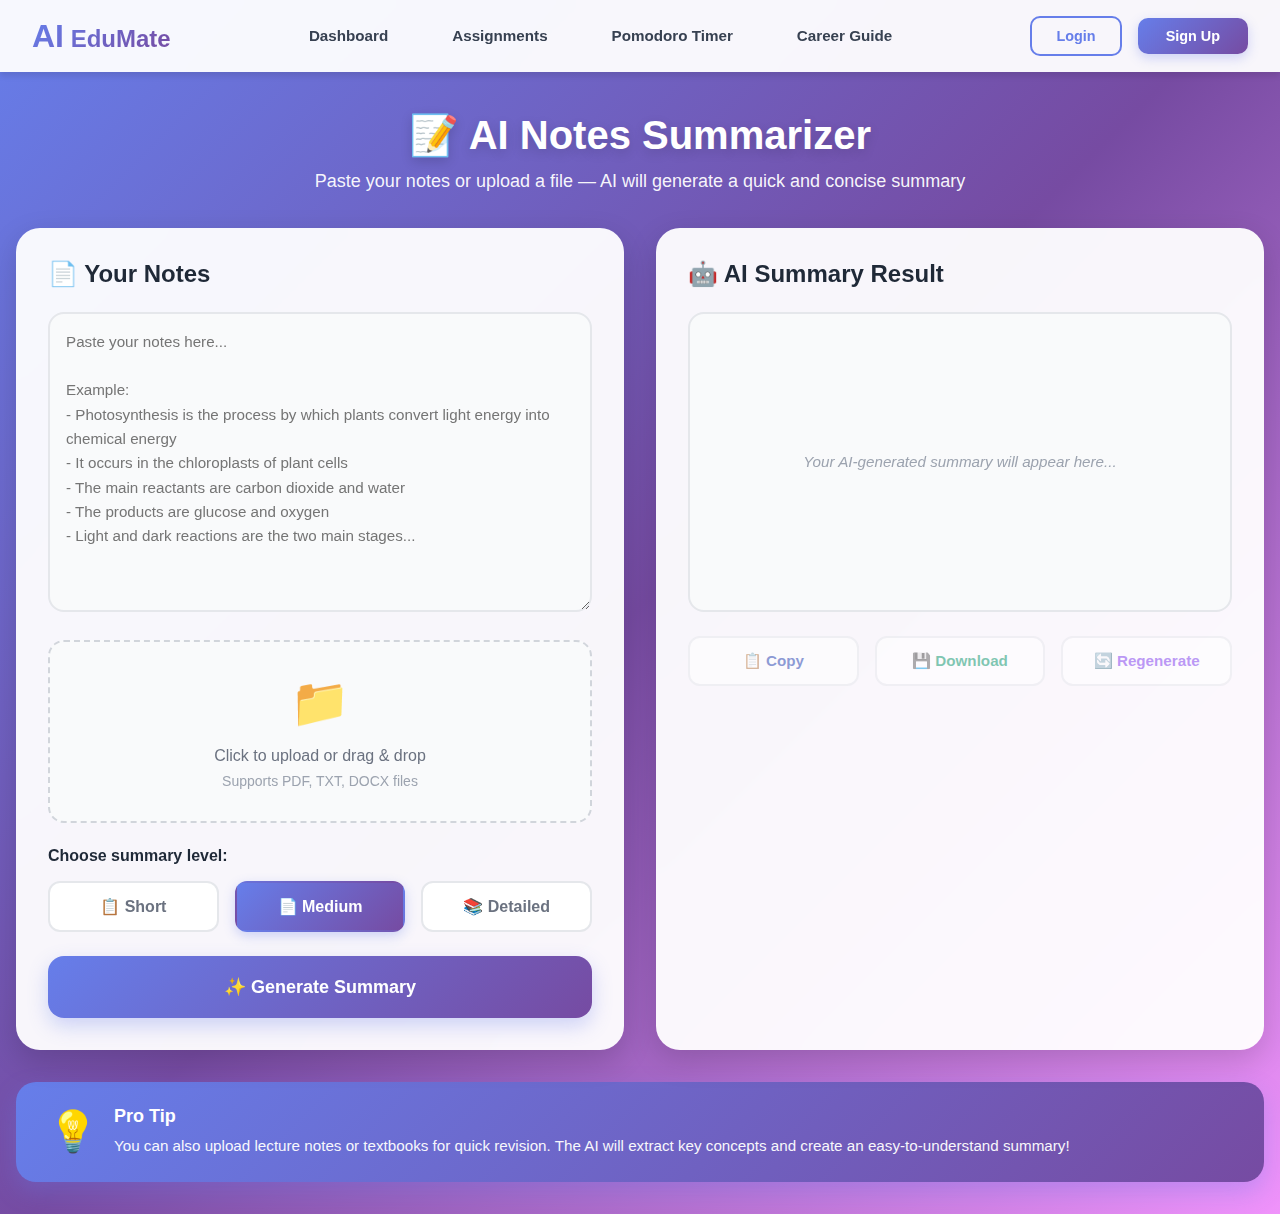
<file: NoteSummariser.html>
<!DOCTYPE html>
<html lang="en">
  <head>
    <meta charset="UTF-8" />
    <meta name="viewport" content="width=device-width, initial-scale=1.0" />
    <link rel="stylesheet" href="NavComponent.css" />
    <title>AI Notes Summarizer - AI Study Companion</title>
    <style>
      * {
        margin: 0;
        padding: 0;
        box-sizing: border-box;
      }

      body {
        font-family: -apple-system, BlinkMacSystemFont, "Segoe UI", Roboto,
          Oxygen, Ubuntu, Cantarell, sans-serif;
        background: linear-gradient(
          135deg,
          #667eea 0%,
          #764ba2 50%,
          #f093fb 100%
        );
        min-height: 100vh;
        padding: 2rem 1rem;
      }

      .container {
        max-width: 1400px;
        margin: 0 auto;
        margin-top: 80px;
      }

      /* Header */
      .header {
        text-align: center;
        margin-bottom: 2rem;
      }

      .page-title {
        font-size: 2.5rem;
        font-weight: 800;
        color: white;
        text-shadow: 0 4px 12px rgba(0, 0, 0, 0.15);
        margin-bottom: 0.5rem;
      }

      .page-description {
        font-size: 1.125rem;
        color: rgba(255, 255, 255, 0.95);
        max-width: 700px;
        margin: 0 auto;
        line-height: 1.6;
      }

      /* Main Grid */
      .main-grid {
        display: grid;
        grid-template-columns: 1fr 1fr;
        gap: 2rem;
        margin-bottom: 2rem;
      }

      /* Card Styles */
      .card {
        background: rgba(255, 255, 255, 0.95);
        backdrop-filter: blur(10px);
        border-radius: 24px;
        padding: 2rem;
        box-shadow: 0 10px 30px rgba(0, 0, 0, 0.15);
      }

      .card-title {
        font-size: 1.5rem;
        font-weight: 700;
        color: #1f2937;
        margin-bottom: 1.5rem;
        display: flex;
        align-items: center;
        gap: 0.5rem;
      }

      /* Text Area */
      .notes-textarea {
        width: 100%;
        min-height: 300px;
        padding: 1rem;
        border: 2px solid #e5e7eb;
        border-radius: 16px;
        font-size: 0.95rem;
        font-family: inherit;
        resize: vertical;
        transition: all 0.3s ease;
        background: #f9fafb;
        line-height: 1.6;
      }

      .notes-textarea:focus {
        outline: none;
        border-color: #667eea;
        background: white;
        box-shadow: 0 0 0 4px rgba(102, 126, 234, 0.1);
      }

      /* File Upload */
      .upload-area {
        margin-top: 1.5rem;
        border: 2px dashed #d1d5db;
        border-radius: 16px;
        padding: 2rem;
        text-align: center;
        transition: all 0.3s ease;
        cursor: pointer;
        background: #f9fafb;
      }

      .upload-area:hover {
        border-color: #667eea;
        background: #f3f4f6;
      }

      .upload-area.dragover {
        border-color: #667eea;
        background: #ede9fe;
      }

      .upload-icon {
        font-size: 3rem;
        margin-bottom: 1rem;
      }

      .upload-text {
        font-size: 1rem;
        color: #6b7280;
        margin-bottom: 0.5rem;
      }

      .upload-hint {
        font-size: 0.875rem;
        color: #9ca3af;
      }

      .file-input {
        display: none;
      }

      .uploaded-file {
        margin-top: 1rem;
        padding: 1rem;
        background: #ede9fe;
        border-radius: 12px;
        display: none;
        align-items: center;
        gap: 0.75rem;
      }

      .uploaded-file.show {
        display: flex;
      }

      .file-name {
        flex: 1;
        color: #5b21b6;
        font-weight: 600;
        font-size: 0.95rem;
      }

      .remove-file {
        background: #fecaca;
        color: #991b1b;
        border: none;
        padding: 0.5rem 1rem;
        border-radius: 8px;
        cursor: pointer;
        font-weight: 600;
        font-size: 0.85rem;
        transition: all 0.3s ease;
      }

      .remove-file:hover {
        background: #fee2e2;
      }

      /* Summary Level */
      .summary-level {
        margin-top: 1.5rem;
      }

      .level-label {
        font-size: 1rem;
        font-weight: 700;
        color: #1f2937;
        margin-bottom: 1rem;
        display: block;
      }

      .level-options {
        display: flex;
        gap: 1rem;
      }

      .level-option {
        flex: 1;
        padding: 0.875rem;
        border: 2px solid #e5e7eb;
        background: white;
        border-radius: 12px;
        text-align: center;
        cursor: pointer;
        transition: all 0.3s ease;
        font-weight: 600;
        color: #6b7280;
      }

      .level-option:hover {
        border-color: #667eea;
        transform: translateY(-2px);
      }

      .level-option.active {
        background: linear-gradient(135deg, #667eea 0%, #764ba2 100%);
        color: white;
        border-color: transparent;
        box-shadow: 0 4px 12px rgba(102, 126, 234, 0.3);
      }

      /* Generate Button */
      .btn-generate {
        width: 100%;
        padding: 1.25rem;
        border: none;
        border-radius: 16px;
        background: linear-gradient(135deg, #667eea 0%, #764ba2 100%);
        color: white;
        font-size: 1.125rem;
        font-weight: 700;
        cursor: pointer;
        transition: all 0.3s ease;
        box-shadow: 0 8px 20px rgba(102, 126, 234, 0.3);
        margin-top: 1.5rem;
      }

      .btn-generate:hover {
        transform: translateY(-3px);
        box-shadow: 0 12px 28px rgba(102, 126, 234, 0.4);
      }

      .btn-generate:disabled {
        opacity: 0.6;
        cursor: not-allowed;
        transform: none;
      }

      /* Summary Result */
      .summary-result {
        min-height: 300px;
        max-height: 500px;
        overflow-y: auto;
        padding: 1.5rem;
        background: #f9fafb;
        border: 2px solid #e5e7eb;
        border-radius: 16px;
        margin-bottom: 1.5rem;
        line-height: 1.8;
        color: #374151;
        font-size: 0.95rem;
      }

      .summary-result.empty {
        display: flex;
        align-items: center;
        justify-content: center;
        color: #9ca3af;
        font-style: italic;
      }

      .summary-result::-webkit-scrollbar {
        width: 8px;
      }

      .summary-result::-webkit-scrollbar-track {
        background: #f3f4f6;
        border-radius: 4px;
      }

      .summary-result::-webkit-scrollbar-thumb {
        background: #d1d5db;
        border-radius: 4px;
      }

      .summary-result::-webkit-scrollbar-thumb:hover {
        background: #9ca3af;
      }

      /* Action Buttons */
      .action-buttons {
        display: grid;
        grid-template-columns: repeat(3, 1fr);
        gap: 1rem;
      }

      .action-btn {
        padding: 0.875rem 1rem;
        border: 2px solid #e5e7eb;
        background: white;
        border-radius: 12px;
        font-size: 0.95rem;
        font-weight: 600;
        cursor: pointer;
        transition: all 0.3s ease;
        display: flex;
        align-items: center;
        justify-content: center;
        gap: 0.5rem;
      }

      .action-btn:hover {
        border-color: #667eea;
        transform: translateY(-2px);
        box-shadow: 0 4px 12px rgba(102, 126, 234, 0.15);
      }

      .btn-copy {
        color: #1e40af;
      }

      .btn-download {
        color: #059669;
      }

      .btn-regenerate {
        color: #7c3aed;
      }

      .action-btn:disabled {
        opacity: 0.5;
        cursor: not-allowed;
        transform: none;
      }

      /* Loading Spinner */
      .spinner {
        display: none;
        width: 40px;
        height: 40px;
        border: 4px solid #e5e7eb;
        border-top-color: #667eea;
        border-radius: 50%;
        animation: spin 0.8s linear infinite;
        margin: 2rem auto;
      }

      .spinner.show {
        display: block;
      }

      @keyframes spin {
        to {
          transform: rotate(360deg);
        }
      }

      /* AI Helper Tip */
      .ai-helper {
        background: linear-gradient(135deg, #667eea 0%, #764ba2 100%);
        color: white;
        border-radius: 20px;
        padding: 1.5rem 2rem;
        display: flex;
        align-items: center;
        gap: 1rem;
        box-shadow: 0 10px 25px rgba(102, 126, 234, 0.3);
      }

      .helper-icon {
        font-size: 2.5rem;
        flex-shrink: 0;
      }

      .helper-content {
        flex: 1;
      }

      .helper-title {
        font-size: 1.125rem;
        font-weight: 700;
        margin-bottom: 0.5rem;
      }

      .helper-text {
        font-size: 0.95rem;
        opacity: 0.95;
        line-height: 1.5;
      }

      /* Stats */
      .stats-bar {
        display: flex;
        gap: 1rem;
        margin-top: 1rem;
        padding: 1rem;
        background: #f0f9ff;
        border-radius: 12px;
      }

      .stat-item {
        flex: 1;
        text-align: center;
      }

      .stat-value {
        font-size: 1.5rem;
        font-weight: 800;
        color: #1e40af;
      }

      .stat-label {
        font-size: 0.85rem;
        color: #6b7280;
        font-weight: 600;
        margin-top: 0.25rem;
      }

      /* Responsive */
      @media (max-width: 1024px) {
        .main-grid {
          grid-template-columns: 1fr;
        }

        .action-buttons {
          grid-template-columns: 1fr;
        }
      }

      @media (max-width: 768px) {
        .page-title {
          font-size: 2rem;
        }

        .card {
          padding: 1.5rem;
        }

        .level-options {
          flex-direction: column;
        }

        .ai-helper {
          flex-direction: column;
          text-align: center;
        }
      }

      /* Success Toast */
      .toast {
        position: fixed;
        bottom: 2rem;
        right: 2rem;
        background: #10b981;
        color: white;
        padding: 1rem 1.5rem;
        border-radius: 12px;
        box-shadow: 0 10px 25px rgba(16, 185, 129, 0.3);
        display: none;
        align-items: center;
        gap: 0.75rem;
        animation: slideIn 0.3s ease;
        z-index: 1000;
      }

      .toast.show {
        display: flex;
      }

      @keyframes slideIn {
        from {
          transform: translateX(400px);
          opacity: 0;
        }
        to {
          transform: translateX(0);
          opacity: 1;
        }
      }
    </style>
  </head>
  <body>
    <!-- Navigation Bar -->
    <nav class="navbar">
      <div class="nav-container">
        <!-- Logo -->
        <a href="#" class="logo">
          <span><span style="font-size: 2rem">AI</span> EduMate</span>
        </a>

        <!-- Desktop Navigation Menu -->
        <ul class="nav-menu">
          <li>
            <a onclick="window.location.href='./index.html'">Dashboard</a>
          </li>
          <li><a href="./Assignment.html">Assignments</a></li>
          <li><a href="./Pomodoro.html">Pomodoro Timer</a></li>
          <li><a href="./CareerGuide.html">Career Guide</a></li>
        </ul>

        <!-- Auth Buttons (Desktop) -->
        <div class="nav-auth">
          <button
            class="btn-login"
            onclick="window.location.href='./LoginPage.html'"
          >
            Login
          </button>
          <button
            class="btn-signup"
            onclick="window.location.href='./SignupPage.html'"
          >
            Sign Up
          </button>
        </div>

        <!-- Hamburger Menu Icon -->
        <div class="hamburger" onclick="toggleMobileMenu()">
          <span></span>
          <span></span>
          <span></span>
        </div>
      </div>
    </nav>

    <!-- Mobile Menu -->
    <div class="mobile-menu" id="mobileMenu">
      <ul>
        <li><a onclick="window.location.href='./index.html'">Dashboard</a></li>
        <li>
          <a href="./Assignment.html" onclick="closeMobileMenu()"
            >Assignments</a
          >
        </li>
        <li>
          <a href="./Pomodoro.html" onclick="closeMobileMenu()"
            >Pomodoro Timer</a
          >
        </li>
        <li>
          <a href="./CareerGuide.html" onclick="closeMobileMenu()"
            >Career Guide</a
          >
        </li>
      </ul>
      <div class="mobile-auth">
        <button
          class="btn-login"
          onclick="window.location.href='./LoginPage.html'"
        >
          Login
        </button>
        <button
          class="btn-signup"
          onclick="window.location.href='./SignupPage.html'"
        >
          Sign Up
        </button>
      </div>
    </div>

    <div class="container">
      <!-- Header -->
      <div class="header">
        <h1 class="page-title">📝 AI Notes Summarizer</h1>
        <p class="page-description">
          Paste your notes or upload a file — AI will generate a quick and
          concise summary
        </p>
      </div>

      <!-- Main Grid -->
      <div class="main-grid">
        <!-- Left Column - Input -->
        <div class="card">
          <h2 class="card-title">📄 Your Notes</h2>

          <!-- Text Area -->
          <textarea
            class="notes-textarea"
            id="notesInput"
            placeholder="Paste your notes here... 

Example:
- Photosynthesis is the process by which plants convert light energy into chemical energy
- It occurs in the chloroplasts of plant cells
- The main reactants are carbon dioxide and water
- The products are glucose and oxygen
- Light and dark reactions are the two main stages..."
          ></textarea>

          <!-- File Upload -->
          <div
            class="upload-area"
            id="uploadArea"
            onclick="document.getElementById('fileInput').click()"
          >
            <div class="upload-icon">📁</div>
            <div class="upload-text">Click to upload or drag & drop</div>
            <div class="upload-hint">Supports PDF, TXT, DOCX files</div>
          </div>
          <input
            type="file"
            id="fileInput"
            class="file-input"
            accept=".pdf,.txt,.docx"
            onchange="handleFileSelect(event)"
          />

          <div class="uploaded-file" id="uploadedFile">
            <span>📄</span>
            <span class="file-name" id="fileName"></span>
            <button class="remove-file" onclick="removeFile()">Remove</button>
          </div>

          <!-- Summary Level -->
          <div class="summary-level">
            <label class="level-label">Choose summary level:</label>
            <div class="level-options">
              <div class="level-option" onclick="selectLevel('short')">
                📋 Short
              </div>
              <div class="level-option active" onclick="selectLevel('medium')">
                📄 Medium
              </div>
              <div class="level-option" onclick="selectLevel('detailed')">
                📚 Detailed
              </div>
            </div>
          </div>

          <!-- Generate Button -->
          <button class="btn-generate" onclick="generateSummary()">
            ✨ Generate Summary
          </button>
        </div>

        <!-- Right Column - Output -->
        <div class="card">
          <h2 class="card-title">🤖 AI Summary Result</h2>

          <div class="spinner" id="loadingSpinner"></div>

          <div class="summary-result empty" id="summaryResult">
            Your AI-generated summary will appear here...
          </div>

          <div class="stats-bar" id="statsBar" style="display: none">
            <div class="stat-item">
              <div class="stat-value" id="originalWords">0</div>
              <div class="stat-label">Original Words</div>
            </div>
            <div class="stat-item">
              <div class="stat-value" id="summaryWords">0</div>
              <div class="stat-label">Summary Words</div>
            </div>
            <div class="stat-item">
              <div class="stat-value" id="compressionRate">0%</div>
              <div class="stat-label">Compression</div>
            </div>
          </div>

          <div class="action-buttons">
            <button
              class="action-btn btn-copy"
              id="copyBtn"
              onclick="copySummary()"
              disabled
            >
              📋 Copy
            </button>
            <button
              class="action-btn btn-download"
              id="downloadBtn"
              onclick="downloadSummary()"
              disabled
            >
              💾 Download
            </button>
            <button
              class="action-btn btn-regenerate"
              id="regenerateBtn"
              onclick="regenerateSummary()"
              disabled
            >
              🔄 Regenerate
            </button>
          </div>
        </div>
      </div>

      <!-- AI Helper Tip -->
      <div class="ai-helper">
        <div class="helper-icon">💡</div>
        <div class="helper-content">
          <div class="helper-title">Pro Tip</div>
          <div class="helper-text">
            You can also upload lecture notes or textbooks for quick revision.
            The AI will extract key concepts and create an easy-to-understand
            summary!
          </div>
        </div>
      </div>
    </div>

    <!-- Toast Notification -->
    <div class="toast" id="toast">
      <span>✓</span>
      <span id="toastMessage">Copied to clipboard!</span>
    </div>

    <script>
      let selectedLevel = "medium";
      let currentSummary = "";
      let uploadedFileName = "";

      // Select summary level
      function selectLevel(level) {
        selectedLevel = level;
        document.querySelectorAll(".level-option").forEach((opt) => {
          opt.classList.remove("active");
        });
        event.target.classList.add("active");
      }

      // Handle file selection
      function handleFileSelect(event) {
        const file = event.target.files[0];
        if (file) {
          uploadedFileName = file.name;
          document.getElementById("fileName").textContent = file.name;
          document.getElementById("uploadedFile").classList.add("show");

          // Simulate file reading
          const reader = new FileReader();
          reader.onload = function (e) {
            document.getElementById(
              "notesInput"
            ).value = `[File uploaded: ${file.name}]\n\nFile content will be processed here...`;
          };
          reader.readAsText(file);
        }
      }

      // Remove file
      function removeFile() {
        uploadedFileName = "";
        document.getElementById("fileInput").value = "";
        document.getElementById("uploadedFile").classList.remove("show");
        document.getElementById("notesInput").value = "";
      }

      // Drag and drop
      const uploadArea = document.getElementById("uploadArea");

      uploadArea.addEventListener("dragover", (e) => {
        e.preventDefault();
        uploadArea.classList.add("dragover");
      });

      uploadArea.addEventListener("dragleave", () => {
        uploadArea.classList.remove("dragover");
      });

      uploadArea.addEventListener("drop", (e) => {
        e.preventDefault();
        uploadArea.classList.remove("dragover");

        const file = e.dataTransfer.files[0];
        if (file) {
          document.getElementById("fileInput").files = e.dataTransfer.files;
          handleFileSelect({ target: { files: [file] } });
        }
      });

      // Generate summary
      function generateSummary() {
        const notes = document.getElementById("notesInput").value;

        if (!notes.trim()) {
          alert("Please enter some notes or upload a file first!");
          return;
        }

        // Show loading
        document.getElementById("loadingSpinner").classList.add("show");
        document.getElementById("summaryResult").classList.add("empty");
        document.getElementById("summaryResult").textContent =
          "AI is analyzing your notes...";

        // Disable buttons
        document.getElementById("copyBtn").disabled = true;
        document.getElementById("downloadBtn").disabled = true;
        document.getElementById("regenerateBtn").disabled = true;

        // Simulate AI processing
        setTimeout(() => {
          document.getElementById("loadingSpinner").classList.remove("show");

          // Generate summary based on level
          const summaries = {
            short: generateShortSummary(notes),
            medium: generateMediumSummary(notes),
            detailed: generateDetailedSummary(notes),
          };

          currentSummary = summaries[selectedLevel];

          // Display summary
          const resultEl = document.getElementById("summaryResult");
          resultEl.classList.remove("empty");
          resultEl.innerHTML = currentSummary;

          // Update stats
          updateStats(notes, currentSummary);

          // Enable buttons
          document.getElementById("copyBtn").disabled = false;
          document.getElementById("downloadBtn").disabled = false;
          document.getElementById("regenerateBtn").disabled = false;

          // Show stats
          document.getElementById("statsBar").style.display = "flex";
        }, 2500);
      }

      // Generate different summary levels
      function generateShortSummary(text) {
        return `<strong>Quick Summary:</strong><br><br>
                • The notes cover fundamental concepts and key points<br>
                • Main topics include essential information and core principles<br>
                • Critical details have been extracted for quick revision<br><br>
                <em>Generated in ${selectedLevel} mode</em>`;
      }

      function generateMediumSummary(text) {
        return `<strong>Comprehensive Summary:</strong><br><br>
                <strong>Key Concepts:</strong><br>
                • Main topic: Core principles and fundamental understanding<br>
                • Important processes and their mechanisms<br>
                • Relationships between different components<br><br>
                
                <strong>Main Points:</strong><br>
                • The notes explain essential concepts in detail<br>
                • Multiple examples and applications are provided<br>
                • Critical thinking and analysis are emphasized<br><br>
                
                <strong>Conclusion:</strong><br>
                Understanding these concepts will help in mastering the subject matter.<br><br>
                <em>Generated in ${selectedLevel} mode</em>`;
      }

      function generateDetailedSummary(text) {
        return `<strong>Detailed Analysis:</strong><br><br>
                <strong>Introduction:</strong><br>
                The provided notes contain comprehensive information about the subject matter, covering theoretical foundations and practical applications.<br><br>
                
                <strong>Main Concepts:</strong><br>
                1. <strong>Primary Topic:</strong> The notes discuss fundamental principles and their real-world relevance<br>
                2. <strong>Key Processes:</strong> Detailed explanation of mechanisms and procedures<br>
                3. <strong>Applications:</strong> Practical examples demonstrating concept implementation<br><br>
                
                <strong>Supporting Details:</strong><br>
                • Theoretical framework provides solid foundation<br>
                • Evidence and examples support main arguments<br>
                • Connections between concepts are clearly established<br><br>
                
                <strong>Critical Analysis:</strong><br>
                • Strengths: Comprehensive coverage of essential topics<br>
                • Key takeaways: Understanding core principles is crucial<br>
                • Recommendations: Focus on practical applications<br><br>
                
                <strong>Conclusion:</strong><br>
                Mastering these concepts requires both theoretical understanding and practical application. Regular revision is recommended.<br><br>
                <em>Generated in ${selectedLevel} mode with detailed analysis</em>`;
      }

      // Update statistics
      function updateStats(original, summary) {
        const originalWords = original.trim().split(/\s+/).length;
        const summaryWords = summary
          .replace(/<[^>]*>/g, "")
          .trim()
          .split(/\s+/).length;
        const compression = Math.round(
          (1 - summaryWords / originalWords) * 100
        );

        document.getElementById("originalWords").textContent = originalWords;
        document.getElementById("summaryWords").textContent = summaryWords;
        document.getElementById("compressionRate").textContent =
          compression + "%";
      }

      // Copy summary
      function copySummary() {
        const text = document.getElementById("summaryResult").innerText;
        navigator.clipboard.writeText(text).then(() => {
          showToast("Summary copied to clipboard!");
        });
      }

      // Download summary
      function downloadSummary() {
        const text = document.getElementById("summaryResult").innerText;
        const blob = new Blob([text], { type: "text/plain" });
        const url = URL.createObjectURL(blob);
        const a = document.createElement("a");
        a.href = url;
        a.download = "ai-summary.txt";
        a.click();
        URL.revokeObjectURL(url);

        showToast("Summary downloaded successfully!");
      }

      // Regenerate summary
      function regenerateSummary() {
        showToast("Regenerating summary with different approach...");
        generateSummary();
      }

      // Show toast notification
      function showToast(message) {
        const toast = document.getElementById("toast");
        document.getElementById("toastMessage").textContent = message;
        toast.classList.add("show");

        setTimeout(() => {
          toast.classList.remove("show");
        }, 3000);
      }
    </script>
    <script src="NavComponent.js"></script>
  </body>
</html>
</file>
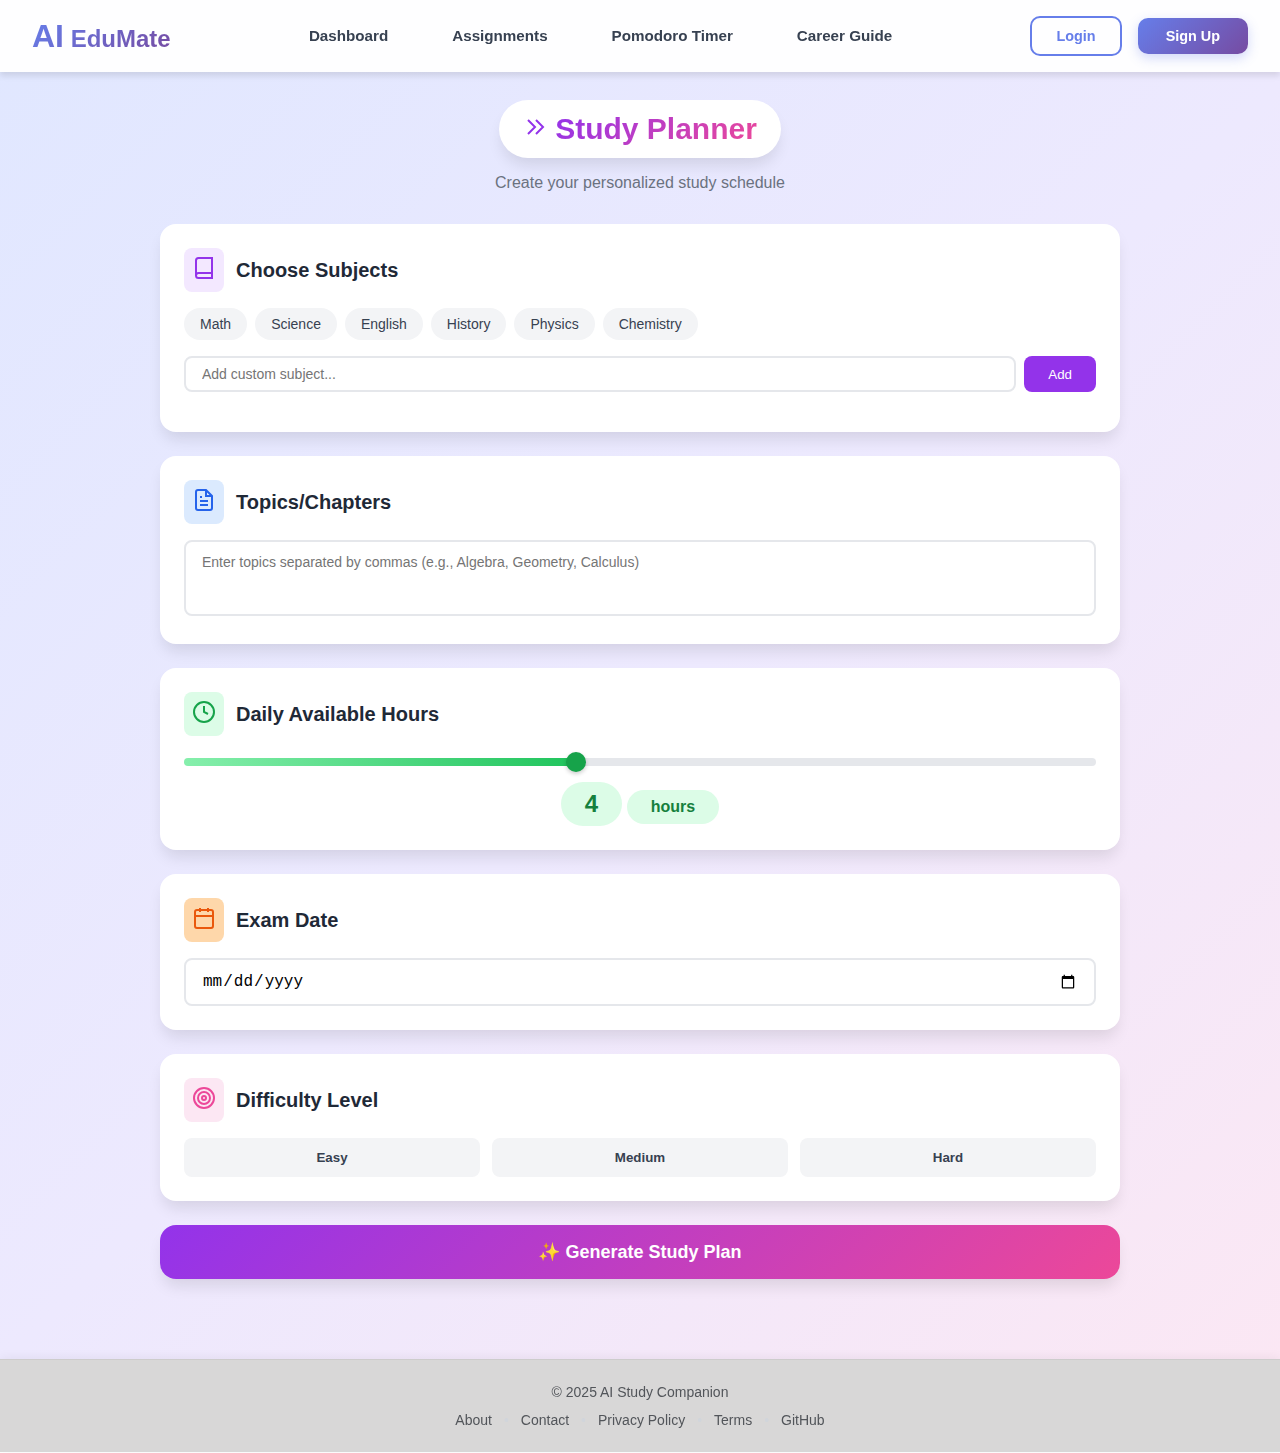
<file: Planner.html>
<!DOCTYPE html>
<html lang="en">
  <head>
    <meta charset="UTF-8" />
    <meta name="viewport" content="width=device-width, initial-scale=1.0" />
    <title>Modern Study Planner</title>
    <link rel="stylesheet" href="Planner.css" />
    <link rel="stylesheet" href="NavComponent.css" />
  </head>
  <body>
    <!-- Navigation Bar -->
    <nav class="navbar">
      <div class="nav-container">
        <!-- Logo -->
        <a href="#" class="logo">
          <span><span style="font-size: 2rem">AI</span> EduMate</span>
        </a>

        <!-- Desktop Navigation Menu -->
        <ul class="nav-menu">
          <li>
            <a onclick="window.location.href='./index.html'">Dashboard</a>
          </li>
          <li><a href="./Assignment.html">Assignments</a></li>
          <li><a href="./Pomodoro.html">Pomodoro Timer</a></li>
          <li><a href="./CareerGuide.html">Career Guide</a></li>
        </ul>

        <!-- Auth Buttons (Desktop) -->
        <div class="nav-auth">
          <button
            class="btn-login"
            onclick="window.location.href='./LoginPage.html'"
          >
            Login
          </button>
          <button
            class="btn-signup"
            onclick="window.location.href='./SignupPage.html'"
          >
            Sign Up
          </button>
        </div>

        <!-- Hamburger Menu Icon -->
        <div class="hamburger" onclick="toggleMobileMenu()">
          <span></span>
          <span></span>
          <span></span>
        </div>
      </div>
    </nav>

    <!-- Mobile Menu -->
    <div class="mobile-menu" id="mobileMenu">
      <ul>
        <li><a onclick="window.location.href='./index.html'">Dashboard</a></li>
        <li>
          <a href="./Assignment.html" onclick="closeMobileMenu()"
            >Assignments</a
          >
        </li>
        <li>
          <a href="./Pomodoro.html" onclick="closeMobileMenu()"
            >Pomodoro Timer</a
          >
        </li>
        <li>
          <a href="./CareerGuide.html" onclick="closeMobileMenu()"
            >Career Guide</a
          >
        </li>
      </ul>
      <div class="mobile-auth">
        <button
          class="btn-login"
          onclick="window.location.href='./LoginPage.html'"
        >
          Login
        </button>
        <button
          class="btn-signup"
          onclick="window.location.href='./SignupPage.html'"
        >
          Sign Up
        </button>
      </div>
    </div>

    <div class="container">
      <div class="header">
        <div class="header-badge">
          <svg
            class="icon"
            viewBox="0 0 24 24"
            fill="none"
            stroke="currentColor"
            stroke-width="2"
          >
            <path d="M5 3l7 7-7 7M13 3l7 7-7 7" />
          </svg>
          <h1>Study Planner</h1>
        </div>
        <p class="subtitle">Create your personalized study schedule</p>
      </div>

      <div class="cards-container">
        <!-- Subjects Card -->
        <div class="card">
          <div class="card-header">
            <div class="icon-wrapper purple">
              <svg
                class="icon"
                viewBox="0 0 24 24"
                fill="none"
                stroke="currentColor"
                stroke-width="2"
              >
                <path d="M4 19.5A2.5 2.5 0 0 1 6.5 17H20" />
                <path
                  d="M6.5 2H20v20H6.5A2.5 2.5 0 0 1 4 19.5v-15A2.5 2.5 0 0 1 6.5 2z"
                />
              </svg>
            </div>
            <h2>Choose Subjects</h2>
          </div>
          <div class="subjects-grid" id="subjectsGrid"></div>
          <div class="custom-subject">
            <input
              type="text"
              id="customSubject"
              placeholder="Add custom subject..."
            />
            <button id="addSubjectBtn">Add</button>
          </div>
          <div id="selectedSubjects" class="selected-chips"></div>
        </div>

        <!-- Topics Card -->
        <div class="card">
          <div class="card-header">
            <div class="icon-wrapper blue">
              <svg
                class="icon"
                viewBox="0 0 24 24"
                fill="none"
                stroke="currentColor"
                stroke-width="2"
              >
                <path
                  d="M14 2H6a2 2 0 0 0-2 2v16a2 2 0 0 0 2 2h12a2 2 0 0 0 2-2V8z"
                />
                <polyline points="14 2 14 8 20 8" />
                <line x1="16" y1="13" x2="8" y2="13" />
                <line x1="16" y1="17" x2="8" y2="17" />
                <polyline points="10 9 9 9 8 9" />
              </svg>
            </div>
            <h2>Topics/Chapters</h2>
          </div>
          <textarea
            id="topics"
            placeholder="Enter topics separated by commas (e.g., Algebra, Geometry, Calculus)"
            rows="3"
          ></textarea>
        </div>

        <!-- Hours Card -->
        <div class="card">
          <div class="card-header">
            <div class="icon-wrapper green">
              <svg
                class="icon"
                viewBox="0 0 24 24"
                fill="none"
                stroke="currentColor"
                stroke-width="2"
              >
                <circle cx="12" cy="12" r="10" />
                <polyline points="12 6 12 12 16 14" />
              </svg>
            </div>
            <h2>Daily Available Hours</h2>
          </div>
          <input type="range" id="hoursSlider" min="1" max="8" value="4" />
          <div class="hours-display">
            <span id="hoursValue">4</span> <span id="hoursText">hours</span>
          </div>
        </div>

        <!-- Exam Date Card -->
        <div class="card">
          <div class="card-header">
            <div class="icon-wrapper orange">
              <svg
                class="icon"
                viewBox="0 0 24 24"
                fill="none"
                stroke="currentColor"
                stroke-width="2"
              >
                <rect x="3" y="4" width="18" height="18" rx="2" ry="2" />
                <line x1="16" y1="2" x2="16" y2="6" />
                <line x1="8" y1="2" x2="8" y2="6" />
                <line x1="3" y1="10" x2="21" y2="10" />
              </svg>
            </div>
            <h2>Exam Date</h2>
          </div>
          <input type="date" id="examDate" />
        </div>

        <!-- Difficulty Card -->
        <div class="card">
          <div class="card-header">
            <div class="icon-wrapper pink">
              <svg
                class="icon"
                viewBox="0 0 24 24"
                fill="none"
                stroke="currentColor"
                stroke-width="2"
              >
                <circle cx="12" cy="12" r="10" />
                <circle cx="12" cy="12" r="6" />
                <circle cx="12" cy="12" r="2" />
              </svg>
            </div>
            <h2>Difficulty Level</h2>
          </div>
          <div class="difficulty-grid">
            <button class="difficulty-btn" data-level="Easy">Easy</button>
            <button class="difficulty-btn" data-level="Medium">Medium</button>
            <button class="difficulty-btn" data-level="Hard">Hard</button>
          </div>
        </div>

        <!-- Generate Button -->
        <button id="generateBtn" class="generate-btn">
          ✨ Generate Study Plan
        </button>

        <!-- Results Card -->
        <div id="resultsCard" class="results-card hidden">
          <h2 class="results-title">
            <svg
              class="icon"
              viewBox="0 0 24 24"
              fill="none"
              stroke="currentColor"
              stroke-width="2"
            >
              <path d="M5 3l7 7-7 7M13 3l7 7-7 7" />
            </svg>
            Your Personalized Study Plan
          </h2>
          <div class="stats-grid">
            <div class="stat-box">
              <div class="stat-value" id="daysLeft">0</div>
              <div class="stat-label">Days Until Exam</div>
            </div>
            <div class="stat-box">
              <div class="stat-value" id="totalHours">0h</div>
              <div class="stat-label">Total Study Time</div>
            </div>
            <div class="stat-box">
              <div class="stat-value" id="hoursPerTopic">0h</div>
              <div class="stat-label">Per Topic</div>
            </div>
            <div class="stat-box">
              <div class="stat-value" id="dailyTopics">0</div>
              <div class="stat-label">Topics Per Day</div>
            </div>
          </div>
          <div class="summary-box">
            <div class="summary-subjects" id="summarySubjects"></div>
            <div class="summary-note" id="summaryNote"></div>
          </div>
        </div>
      </div>
    </div>

    <!-- Footer -->
    <footer class="footer">
      <div class="footer-container">
        <p class="copyright">© 2025 AI Study Companion</p>
        <nav class="footer-links">
          <a href="#about">About</a>
          <span class="separator">•</span>
          <a href="#contact">Contact</a>
          <span class="separator">•</span>
          <a href="#privacy">Privacy Policy</a>
          <span class="separator">•</span>
          <a href="#terms">Terms</a>
          <span class="separator">•</span>
          <a href="https://github.com" target="_blank">GitHub</a>
        </nav>
      </div>
    </footer>

    <script src="Planner.js"></script>
    <script src="NavComponent.js"></script>
  </body>
</html>
</file>
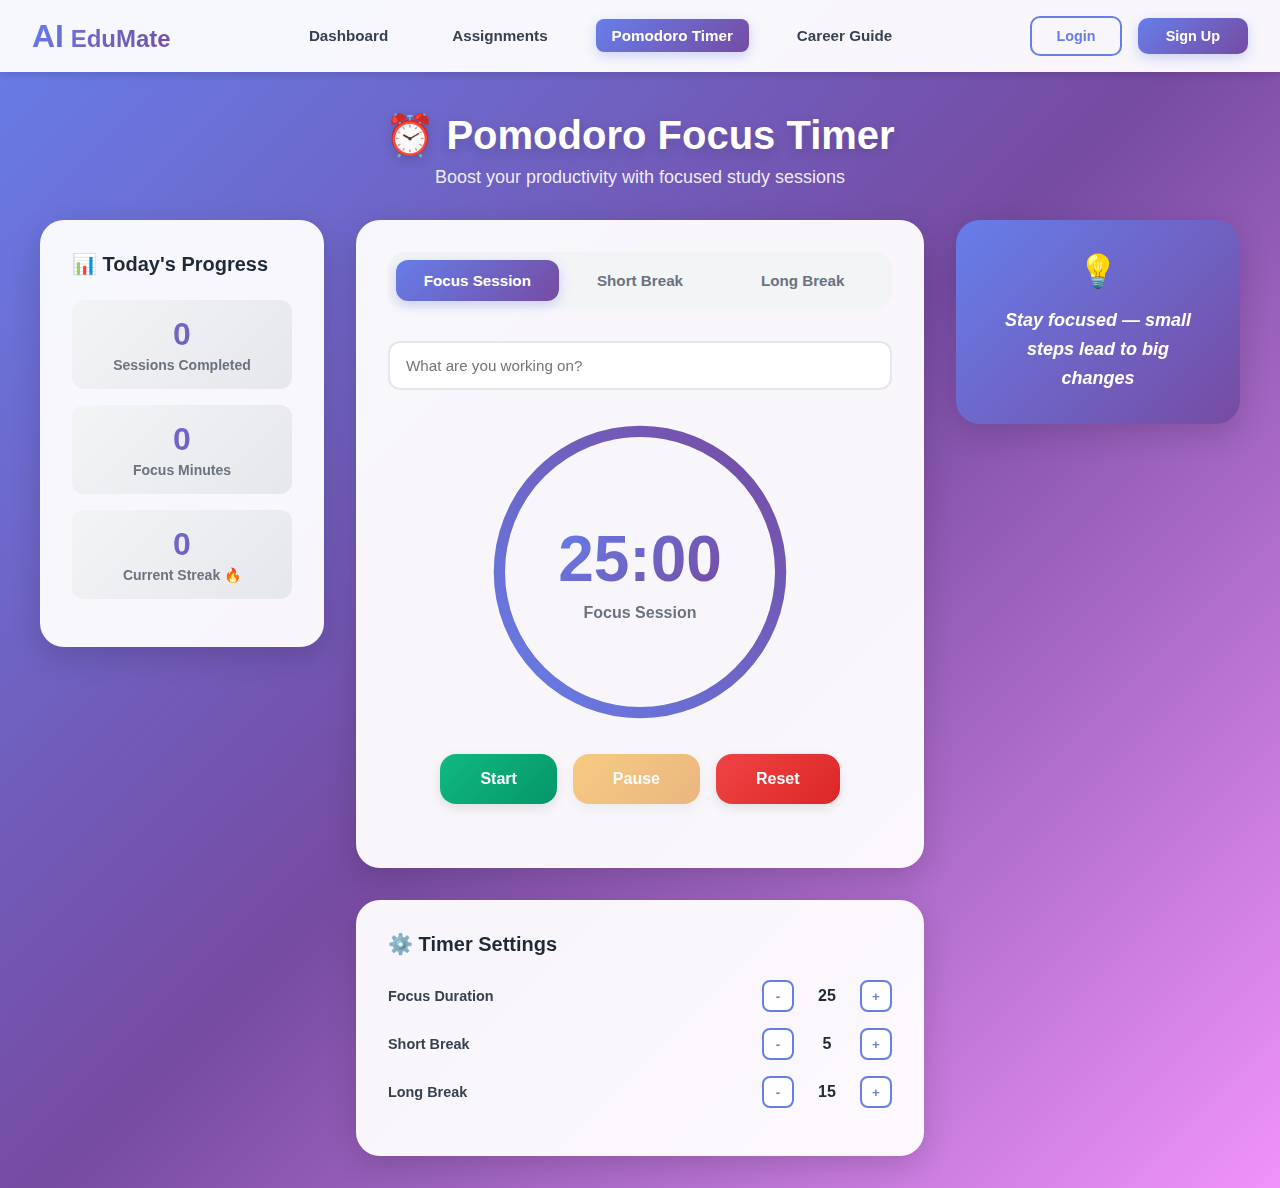
<file: Pomodoro.html>
<!DOCTYPE html>
<html lang="en">
  <head>
    <meta charset="UTF-8" />
    <meta name="viewport" content="width=device-width, initial-scale=1.0" />
    <link rel="stylesheet" href="Pomodoro.css" />
    <link rel="stylesheet" href="NavComponent.css" />
    <title>Pomodoro Focus Timer - AI Study Companion</title>
  </head>
  <body>
    <!-- Navigation Bar -->
    <nav class="navbar">
      <div class="nav-container">
        <!-- Logo -->
        <a href="#" class="logo">
          <span><span style="font-size: 2rem">AI</span> EduMate</span>
        </a>

        <!-- Desktop Navigation Menu -->
        <ul class="nav-menu">
          <li>
            <a onclick="window.location.href='./index.html'">Dashboard</a>
          </li>
          <li><a href="./Assignment.html">Assignments</a></li>
          <li><a class="active" href="./Pomodoro.html">Pomodoro Timer</a></li>
          <li><a href="./CareerGuide.html">Career Guide</a></li>
        </ul>

        <!-- Auth Buttons (Desktop) -->
        <div class="nav-auth">
          <button
            class="btn-login"
            onclick="window.location.href='./LoginPage.html'"
          >
            Login
          </button>
          <button
            class="btn-signup"
            onclick="window.location.href='./SignupPage.html'"
          >
            Sign Up
          </button>
        </div>

        <!-- Hamburger Menu Icon -->
        <div class="hamburger" onclick="toggleMobileMenu()">
          <span></span>
          <span></span>
          <span></span>
        </div>
      </div>
    </nav>

    <!-- Mobile Menu -->
    <div class="mobile-menu" id="mobileMenu">
      <ul>
        <li><a onclick="window.location.href='./index.html'">Dashboard</a></li>
        <li>
          <a href="./Assignment.html" onclick="closeMobileMenu()"
            >Assignments</a
          >
        </li>
        <li>
          <a class="active" href="./Pomodoro.html" onclick="closeMobileMenu()"
            >Pomodoro Timer</a
          >
        </li>
        <li>
          <a href="./CareerGuide.html" onclick="closeMobileMenu()"
            >Career Guide</a
          >
        </li>
      </ul>
      <div class="mobile-auth">
        <button
          class="btn-login"
          onclick="window.location.href='./LoginPage.html'"
        >
          Login
        </button>
        <button
          class="btn-signup"
          onclick="window.location.href='./SignupPage.html'"
        >
          Sign Up
        </button>
      </div>
    </div>

    <div class="container">
      <!-- Header -->
      <div class="header">
        <h1 class="page-title">⏰ Pomodoro Focus Timer</h1>
        <p class="page-subtitle">
          Boost your productivity with focused study sessions
        </p>
      </div>

      <!-- Main Grid -->
      <div class="main-grid">
        <!-- Left Column - Stats -->
        <div>
          <div class="card stats-card">
            <h2 class="card-title">📊 Today's Progress</h2>
            <div class="stat-item">
              <div class="stat-value" id="sessionsCompleted">0</div>
              <div class="stat-label">Sessions Completed</div>
            </div>
            <div class="stat-item">
              <div class="stat-value" id="totalMinutes">0</div>
              <div class="stat-label">Focus Minutes</div>
            </div>
            <div class="stat-item">
              <div class="stat-value" id="currentStreak">0</div>
              <div class="stat-label">Current Streak 🔥</div>
            </div>
          </div>
        </div>

        <!-- Center Column - Timer -->
        <div>
          <div class="card timer-section">
            <!-- Session Type Selector -->
            <div class="session-selector">
              <button
                class="session-btn active"
                data-type="focus"
                onclick="selectSession('focus')"
              >
                Focus Session
              </button>
              <button
                class="session-btn"
                data-type="short"
                onclick="selectSession('short')"
              >
                Short Break
              </button>
              <button
                class="session-btn"
                data-type="long"
                onclick="selectSession('long')"
              >
                Long Break
              </button>
            </div>

            <!-- Task Input -->
            <div class="task-section">
              <input
                type="text"
                class="task-input"
                placeholder="What are you working on?"
                id="taskInput"
              />
            </div>

            <!-- Circular Timer -->
            <div class="timer-container">
              <svg class="timer-circle" viewBox="0 0 320 320">
                <defs>
                  <linearGradient
                    id="gradient"
                    x1="0%"
                    y1="0%"
                    x2="100%"
                    y2="100%"
                  >
                    <stop
                      offset="0%"
                      style="stop-color: #667eea; stop-opacity: 1"
                    />
                    <stop
                      offset="100%"
                      style="stop-color: #764ba2; stop-opacity: 1"
                    />
                  </linearGradient>
                </defs>
                <circle
                  class="timer-circle-bg"
                  cx="160"
                  cy="160"
                  r="150"
                ></circle>
                <circle
                  class="timer-circle-progress"
                  cx="160"
                  cy="160"
                  r="150"
                  id="progressCircle"
                  style="stroke-dasharray: 942.48; stroke-dashoffset: 942.48"
                ></circle>
              </svg>
              <div class="timer-display">
                <div class="timer-time" id="timerDisplay">25:00</div>
                <div class="timer-label" id="timerLabel">Focus Session</div>
              </div>
            </div>

            <!-- Control Buttons -->
            <div class="controls">
              <button
                class="control-btn btn-start"
                id="startBtn"
                onclick="startTimer()"
              >
                Start
              </button>
              <button
                class="control-btn btn-pause"
                id="pauseBtn"
                onclick="pauseTimer()"
                disabled
              >
                Pause
              </button>
              <button
                class="control-btn btn-reset"
                id="resetBtn"
                onclick="resetTimer()"
              >
                Reset
              </button>
            </div>
          </div>

          <!-- Settings -->
          <div class="card settings-section">
            <h2 class="card-title">⚙️ Timer Settings</h2>
            <div class="setting-item">
              <span class="setting-label">Focus Duration</span>
              <div class="setting-value">
                <button
                  class="setting-btn"
                  onclick="adjustSetting('focus', -5)"
                >
                  -
                </button>
                <span class="setting-number" id="focusDuration">25</span>
                <button class="setting-btn" onclick="adjustSetting('focus', 5)">
                  +
                </button>
              </div>
            </div>
            <div class="setting-item">
              <span class="setting-label">Short Break</span>
              <div class="setting-value">
                <button
                  class="setting-btn"
                  onclick="adjustSetting('short', -1)"
                >
                  -
                </button>
                <span class="setting-number" id="shortDuration">5</span>
                <button class="setting-btn" onclick="adjustSetting('short', 1)">
                  +
                </button>
              </div>
            </div>
            <div class="setting-item">
              <span class="setting-label">Long Break</span>
              <div class="setting-value">
                <button class="setting-btn" onclick="adjustSetting('long', -5)">
                  -
                </button>
                <span class="setting-number" id="longDuration">15</span>
                <button class="setting-btn" onclick="adjustSetting('long', 5)">
                  +
                </button>
              </div>
            </div>
          </div>
        </div>

        <!-- Right Column - Motivation -->
        <div>
          <div class="card motivation-card">
            <div class="quote-icon">💡</div>
            <p class="quote-text" id="motivationQuote">
              Stay focused — small steps lead to big changes
            </p>
          </div>
        </div>
      </div>
    </div>
    <script src="NavComponent.js"></script>
    <script src="Pomodoro.js"></script>
  </body>
</html>
</file>
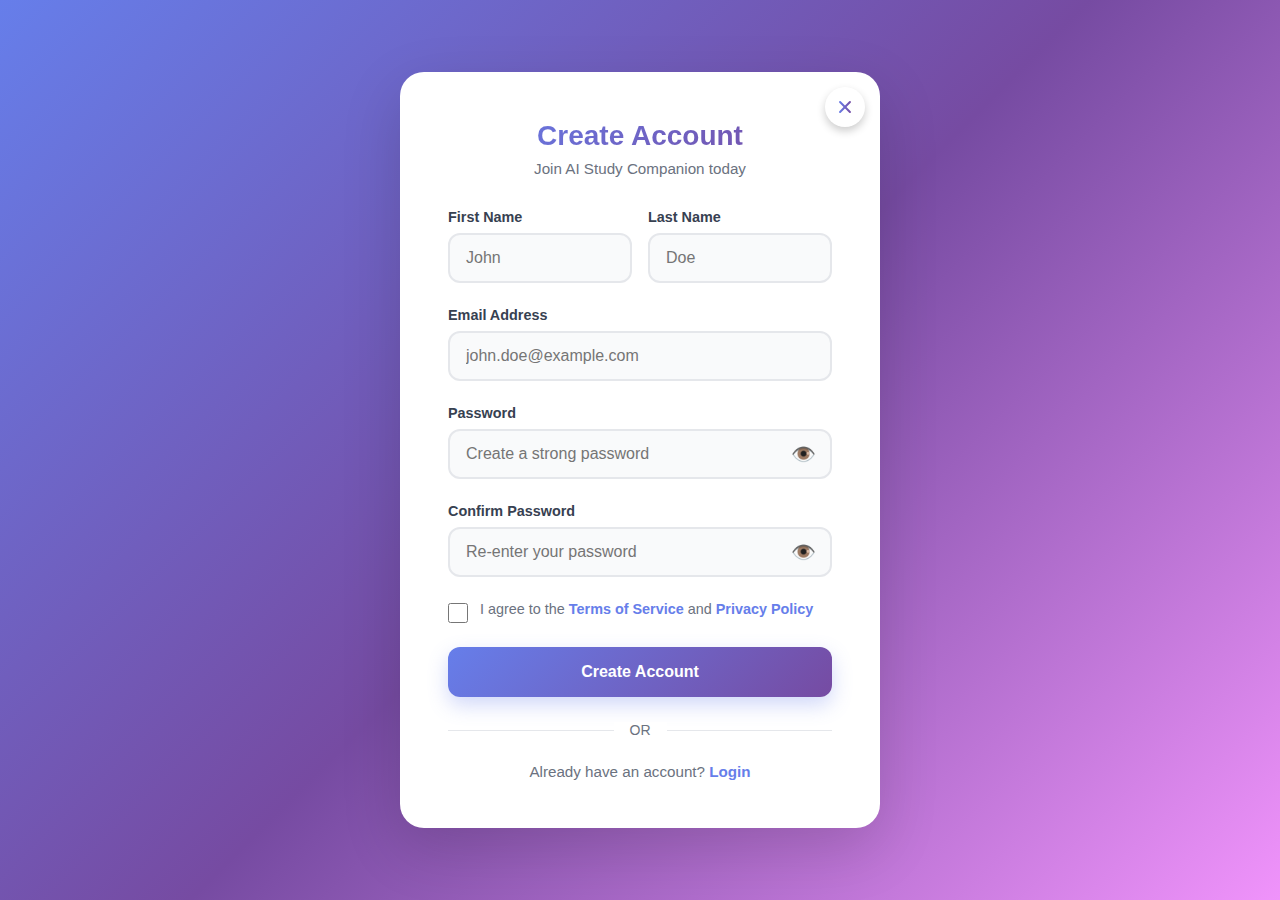
<file: SignupPage.html>
<!DOCTYPE html>
<html lang="en">
  <head>
    <meta charset="UTF-8" />
    <meta name="viewport" content="width=device-width, initial-scale=1.0" />
    <link rel="stylesheet" href="SignupPage.css" />
    <title>Sign Up - AI Study Companion</title>
  </head>
  <body>
    <div class="signup-container">
      <button
        class="close-button"
        id="closeButton"
        title="Close Page"
        onclick="closeSignup()"
      >
        <span class="close-icon"></span>
      </button>
      <!-- Logo Section -->
      <div class="logo-section">
        <!-- <div class="logo-icon">🤖</div> -->
        <h1 class="logo-title">Create Account</h1>
        <p class="logo-subtitle">Join AI Study Companion today</p>
      </div>

      <!-- Success Message -->
      <div class="success-message" id="successMessage">
        ✓ Account created successfully! Redirecting...
      </div>

      <!-- Sign Up Form -->
      <form id="signupForm" novalidate>
        <!-- Name Fields -->
        <div class="form-row">
          <div class="form-group">
            <label for="firstName">First Name</label>
            <input
              type="text"
              id="firstName"
              name="firstName"
              placeholder="John"
              autocomplete="given-name"
            />
            <div class="error-message" id="firstNameError">
              First name is required
            </div>
          </div>

          <div class="form-group">
            <label for="lastName">Last Name</label>
            <input
              type="text"
              id="lastName"
              name="lastName"
              placeholder="Doe"
              autocomplete="family-name"
            />
            <div class="error-message" id="lastNameError">
              Last name is required
            </div>
          </div>
        </div>

        <!-- Email Field -->
        <div class="form-group">
          <label for="email">Email Address</label>
          <input
            type="email"
            id="email"
            name="email"
            placeholder="john.doe@example.com"
            autocomplete="email"
          />
          <div class="error-message" id="emailError">
            Please enter a valid email address
          </div>
        </div>

        <!-- Password Field -->
        <div class="form-group">
          <label for="password">Password</label>
          <div class="input-wrapper">
            <input
              type="password"
              id="password"
              name="password"
              placeholder="Create a strong password"
              autocomplete="new-password"
            />
            <span class="password-toggle" id="passwordToggle">👁️</span>
          </div>
          <div class="password-strength" id="passwordStrength">
            <div class="password-strength-bar" id="passwordStrengthBar"></div>
          </div>
          <div class="password-hint" id="passwordHint">
            Password must be at least 8 characters
          </div>
          <div class="error-message" id="passwordError">
            Password is required
          </div>
        </div>

        <!-- Confirm Password Field -->
        <div class="form-group">
          <label for="confirmPassword">Confirm Password</label>
          <div class="input-wrapper">
            <input
              type="password"
              id="confirmPassword"
              name="confirmPassword"
              placeholder="Re-enter your password"
              autocomplete="new-password"
            />
            <span class="password-toggle" id="confirmPasswordToggle">👁️</span>
          </div>
          <div class="error-message" id="confirmPasswordError">
            Passwords do not match
          </div>
        </div>

        <!-- Terms Checkbox -->
        <div class="checkbox-group">
          <input type="checkbox" id="terms" name="terms" />
          <label for="terms">
            I agree to the <a href="#terms">Terms of Service</a> and
            <a href="#privacy">Privacy Policy</a>
          </label>
        </div>

        <!-- Sign Up Button -->
        <button type="submit" class="btn-signup" id="signupBtn">
          <span class="btn-text">Create Account</span>
          <div class="spinner"></div>
        </button>
      </form>

      <!-- Divider -->
      <div class="divider">
        <span>OR</span>
      </div>

      <!-- Login Link -->
      <div class="login-link">
        Already have an account? <a href="./LoginPage.html">Login</a>
      </div>
    </div>

    <script src="SignupPage.js"></script>
  </body>
</html>
</file>
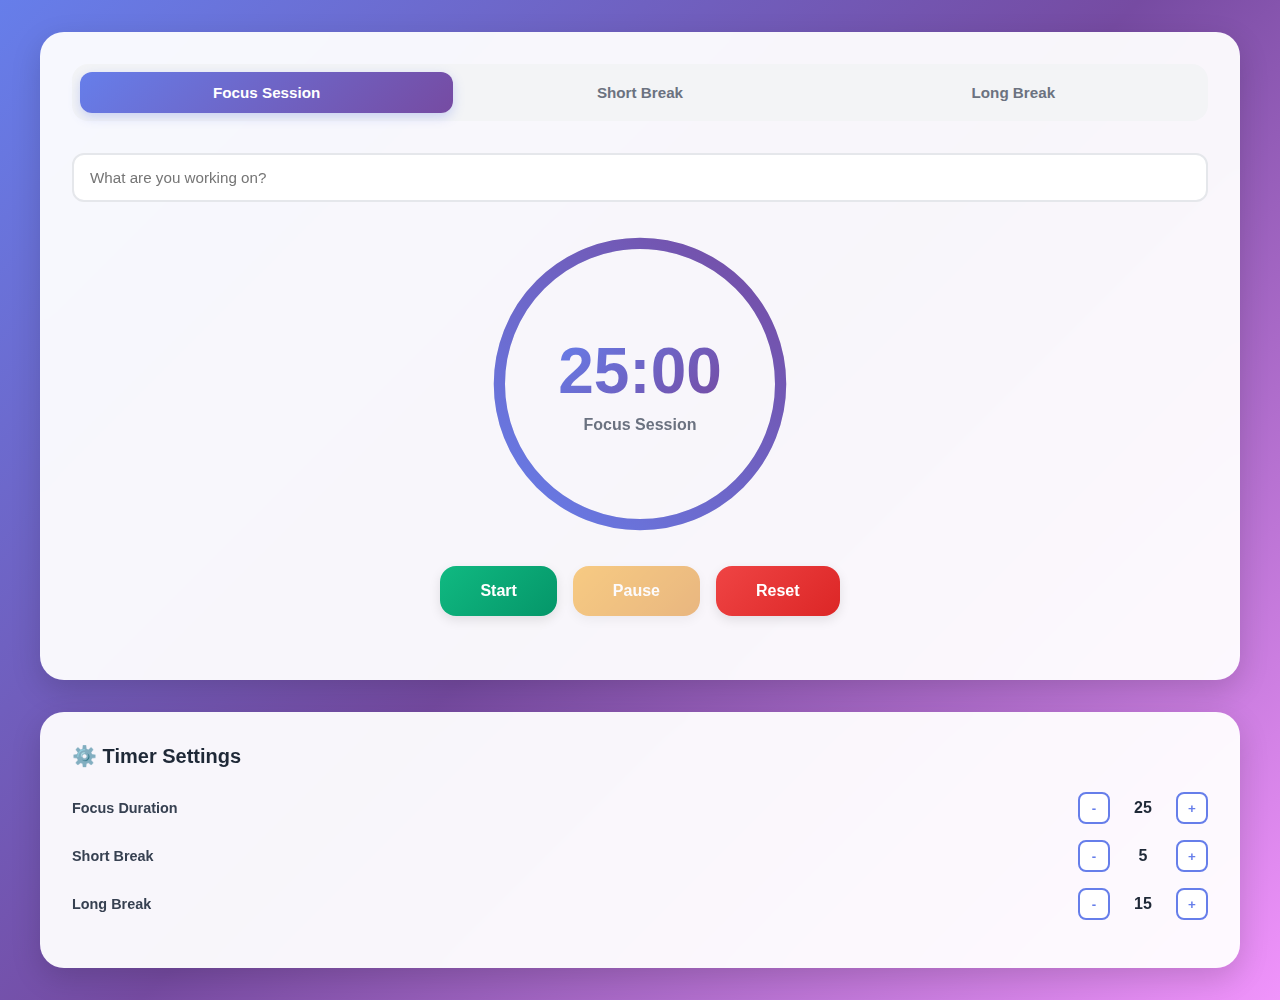
<file: Timer.html>
<!DOCTYPE html>
<html lang="en">
<head>
    <meta charset="UTF-8">
    <meta name="viewport" content="width=device-width, initial-scale=1.0">
    <title>Timer</title>
</head>
<body>
    <style>
               * {
            margin: 0;
            padding: 0;
            box-sizing: border-box;
        }

        body {
            font-family: -apple-system, BlinkMacSystemFont, 'Segoe UI', Roboto, Oxygen, Ubuntu, Cantarell, sans-serif;
            background: linear-gradient(135deg, #667eea 0%, #764ba2 50%, #f093fb 100%);
            min-height: 100vh;
            padding: 2rem 1rem;
        }

        .container {
            max-width: 1200px;
            margin: 0 auto;
            /* margin-top: 80px; */
        }

        .card {
            background: rgba(255, 255, 255, 0.95);
            backdrop-filter: blur(10px);
            border-radius: 24px;
            padding: 2rem;
            box-shadow: 0 10px 30px rgba(0, 0, 0, 0.15);
        }

                /* Session Type Selector */
        .session-selector {
            display: flex;
            background: #f3f4f6;
            border-radius: 16px;
            padding: 0.5rem;
            margin-bottom: 2rem;
        }

        .session-btn {
            flex: 1;
            padding: 0.75rem 1rem;
            border: none;
            background: transparent;
            border-radius: 12px;
            font-size: 0.95rem;
            font-weight: 600;
            color: #6b7280;
            cursor: pointer;
            transition: all 0.3s ease;
        }

        .session-btn.active {
            background: linear-gradient(135deg, #667eea 0%, #764ba2 100%);
            color: white;
            box-shadow: 0 4px 12px rgba(102, 126, 234, 0.3);
        }

               /* Timer Section */
        .timer-section {
            text-align: center;
        }

        .timer-container {
            position: relative;
            width: 300px;
            height: 300px;
            margin: 0 auto 2rem;
        }

        .timer-circle {
            width: 100%;
            height: 100%;
            transform: rotate(-90deg);
        }

        .timer-circle-bg {
            fill: none;
            stroke: #e5e7eb;
            stroke-width: 12;
        }

        .timer-circle-progress {
            fill: none;
            stroke: url(#gradient);
            stroke-width: 12;
            stroke-linecap: round;
            transition: stroke-dashoffset 1s linear;
        }

        .timer-display {
            position: absolute;
            top: 50%;
            left: 50%;
            transform: translate(-50%, -50%);
            text-align: center;
        }

        .timer-time {
            font-size: 4rem;
            font-weight: 800;
            background: linear-gradient(135deg, #667eea 0%, #764ba2 100%);
            -webkit-background-clip: text;
            -webkit-text-fill-color: transparent;
            background-clip: text;
            margin-bottom: 0.5rem;
        }

        .timer-label {
            font-size: 1rem;
            color: #6b7280;
            font-weight: 600;
        }

        /* Control Buttons */
        .controls {
            display: flex;
            gap: 1rem;
            justify-content: center;
            margin-bottom: 2rem;
        }

        .control-btn {
            padding: 1rem 2.5rem;
            border: none;
            border-radius: 16px;
            font-size: 1rem;
            font-weight: 700;
            cursor: pointer;
            transition: all 0.3s ease;
            box-shadow: 0 4px 12px rgba(0, 0, 0, 0.1);
        }

        .btn-start {
            background: linear-gradient(135deg, #10b981 0%, #059669 100%);
            color: white;
        }

        .btn-start:hover {
            transform: translateY(-2px);
            box-shadow: 0 6px 16px rgba(16, 185, 129, 0.4);
        }

        .btn-pause {
            background: linear-gradient(135deg, #f59e0b 0%, #d97706 100%);
            color: white;
        }

        .btn-pause:hover {
            transform: translateY(-2px);
            box-shadow: 0 6px 16px rgba(245, 158, 11, 0.4);
        }

        .btn-reset {
            background: linear-gradient(135deg, #ef4444 0%, #dc2626 100%);
            color: white;
        }

        .btn-reset:hover {
            transform: translateY(-2px);
            box-shadow: 0 6px 16px rgba(239, 68, 68, 0.4);
        }

        .control-btn:disabled {
            opacity: 0.5;
            cursor: not-allowed;
            transform: none;
        }

        /* Progress Stats */
        .stats-card {
            margin-bottom: 2rem;
        }

        .card-title {
            font-size: 1.25rem;
            font-weight: 700;
            color: #1f2937;
            margin-bottom: 1.5rem;
            display: flex;
            align-items: center;
            gap: 0.5rem;
        }

        .stat-item {
            background: linear-gradient(135deg, #f3f4f6 0%, #e5e7eb 100%);
            border-radius: 12px;
            padding: 1rem;
            margin-bottom: 1rem;
            text-align: center;
        }

        .stat-value {
            font-size: 2rem;
            font-weight: 800;
            background: linear-gradient(135deg, #667eea 0%, #764ba2 100%);
            -webkit-background-clip: text;
            -webkit-text-fill-color: transparent;
            background-clip: text;
        }

        .stat-label {
            font-size: 0.875rem;
            color: #6b7280;
            font-weight: 600;
            margin-top: 0.25rem;
        }

        /* Task Input */
        .task-section {
            margin-bottom: 2rem;
        }

        .task-input {
            width: 100%;
            padding: 0.875rem 1rem;
            border: 2px solid #e5e7eb;
            border-radius: 12px;
            font-size: 0.95rem;
            transition: all 0.3s ease;
        }

        .task-input:focus {
            outline: none;
            border-color: #667eea;
            box-shadow: 0 0 0 4px rgba(102, 126, 234, 0.1);
        }

        /* Settings */
        .settings-section {
            margin-top: 2rem;
        }

        .setting-item {
            display: flex;
            justify-content: space-between;
            align-items: center;
            margin-bottom: 1rem;
        }

        .setting-label {
            font-size: 0.9rem;
            color: #374151;
            font-weight: 600;
        }

        .setting-value {
            display: flex;
            align-items: center;
            gap: 0.5rem;
        }

        .setting-btn {
            width: 32px;
            height: 32px;
            border: 2px solid #667eea;
            background: white;
            border-radius: 8px;
            font-weight: 700;
            color: #667eea;
            cursor: pointer;
            transition: all 0.3s ease;
        }

        .setting-btn:hover {
            background: #667eea;
            color: white;
        }

        .setting-number {
            min-width: 50px;
            text-align: center;
            font-weight: 700;
            color: #1f2937;
        }

                /* Responsive Design */
        @media (max-width: 968px) {
            .main-grid {
                grid-template-columns: 1fr;
            }

            .page-title {
                font-size: 2rem;
            }

            .timer-container {
                width: 280px;
                height: 280px;
            }

            .timer-time {
                font-size: 3rem;
            }

            .controls {
                flex-wrap: wrap;
            }

            .control-btn {
                padding: 0.875rem 2rem;
            }
        }

        @media (max-width: 480px) {
            body {
                padding: 1rem 0.5rem;
            }

            .card {
                padding: 1.5rem;
            }

            .timer-container {
                width: 240px;
                height: 240px;
            }

            .timer-time {
                font-size: 2.5rem;
            }

            .control-btn {
                padding: 0.75rem 1.5rem;
                font-size: 0.9rem;
            }
        }

        /* Animations */
        @keyframes pulse {
            0%, 100% { transform: scale(1); }
            50% { transform: scale(1.05); }
        }

        .timer-time.pulse {
            animation: pulse 1s ease-in-out infinite;
        }

    </style>

         <div class="container">
                <div class="card timer-section">
                    <!-- Session Type Selector -->
                    <div class="session-selector">
                        <button class="session-btn active" data-type="focus" onclick="selectSession('focus')">
                            Focus Session
                        </button>
                        <button class="session-btn" data-type="short" onclick="selectSession('short')">
                            Short Break
                        </button>
                        <button class="session-btn" data-type="long" onclick="selectSession('long')">
                            Long Break
                        </button>
                    </div>

                    <!-- Task Input -->
                    <div class="task-section">
                        <input 
                            type="text" 
                            class="task-input" 
                            placeholder="What are you working on?"
                            id="taskInput"
                        >
                    </div>

                    <!-- Circular Timer -->
                    <div class="timer-container">
                        <svg class="timer-circle" viewBox="0 0 320 320">
                            <defs>
                                <linearGradient id="gradient" x1="0%" y1="0%" x2="100%" y2="100%">
                                    <stop offset="0%" style="stop-color:#667eea;stop-opacity:1" />
                                    <stop offset="100%" style="stop-color:#764ba2;stop-opacity:1" />
                                </linearGradient>
                            </defs>
                            <circle class="timer-circle-bg" cx="160" cy="160" r="150"></circle>
                            <circle class="timer-circle-progress" cx="160" cy="160" r="150" 
                                    id="progressCircle"
                                    style="stroke-dasharray: 942.48; stroke-dashoffset: 942.48;">
                            </circle>
                        </svg>
                        <div class="timer-display">
                            <div class="timer-time" id="timerDisplay">25:00</div>
                            <div class="timer-label" id="timerLabel">Focus Session</div>
                        </div>
                    </div>

                    <!-- Control Buttons -->
                    <div class="controls">
                        <button class="control-btn btn-start" id="startBtn" onclick="startTimer()">Start</button>
                        <button class="control-btn btn-pause" id="pauseBtn" onclick="pauseTimer()" disabled>Pause</button>
                        <button class="control-btn btn-reset" id="resetBtn" onclick="resetTimer()">Reset</button>
                    </div>
                </div>

                <!-- Settings -->
                <div class="card settings-section">
                    <h2 class="card-title">⚙️ Timer Settings</h2>
                    <div class="setting-item">
                        <span class="setting-label">Focus Duration</span>
                        <div class="setting-value">
                            <button class="setting-btn" onclick="adjustSetting('focus', -5)">-</button>
                            <span class="setting-number" id="focusDuration">25</span>
                            <button class="setting-btn" onclick="adjustSetting('focus', 5)">+</button>
                        </div>
                    </div>
                    <div class="setting-item">
                        <span class="setting-label">Short Break</span>
                        <div class="setting-value">
                            <button class="setting-btn" onclick="adjustSetting('short', -1)">-</button>
                            <span class="setting-number" id="shortDuration">5</span>
                            <button class="setting-btn" onclick="adjustSetting('short', 1)">+</button>
                        </div>
                    </div>
                    <div class="setting-item">
                        <span class="setting-label">Long Break</span>
                        <div class="setting-value">
                            <button class="setting-btn" onclick="adjustSetting('long', -5)">-</button>
                            <span class="setting-number" id="longDuration">15</span>
                            <button class="setting-btn" onclick="adjustSetting('long', 5)">+</button>
                        </div>
                    </div>
                </div>
            </div>

            <script>

                        // Timer state
        let currentSession = 'focus';
        let timeLeft = 25 * 60; // 25 minutes in seconds
        let totalTime = 25 * 60;
        let timerInterval = null;
        let isRunning = false;

        // Settings
        const settings = {
            focus: 25,
            short: 5,
            long: 15
        };
                        // Circle progress
        const circle = document.getElementById('progressCircle');
        const circumference = 2 * Math.PI * 150;

        // Select session type
        function selectSession(type) {
            if (isRunning) return;
            
            currentSession = type;
            
            // Update UI
            document.querySelectorAll('.session-btn').forEach(btn => {
                btn.classList.remove('active');
            });
            document.querySelector(`[data-type="${type}"]`).classList.add('active');
            
            // Update timer
            const labels = {
                focus: 'Focus Session',
                short: 'Short Break',
                long: 'Long Break'
            };
            
            timeLeft = settings[type] * 60;
            totalTime = timeLeft;
            
            document.getElementById('timerLabel').textContent = labels[type];
            updateDisplay();
            updateCircle();
        }

        // Update timer display
        function updateDisplay() {
            const minutes = Math.floor(timeLeft / 60);
            const seconds = timeLeft % 60;
            document.getElementById('timerDisplay').textContent = 
                `${minutes.toString().padStart(2, '0')}:${seconds.toString().padStart(2, '0')}`;
        }

        // Update circular progress
        function updateCircle() {
            const progress = (timeLeft / totalTime);
            const offset = circumference * (1 - progress);
            circle.style.strokeDashoffset = offset;
        }

        // Start timer
        function startTimer() {
            if (isRunning) return;
            
            isRunning = true;
            document.getElementById('startBtn').disabled = true;
            document.getElementById('pauseBtn').disabled = false;
            document.getElementById('timerDisplay').classList.add('pulse');
            
            timerInterval = setInterval(() => {
                if (timeLeft > 0) {
                    timeLeft--;
                    updateDisplay();
                    updateCircle();
                } else {
                    completeSession();
                }
            }, 1000);
        }

        // Pause timer
        function pauseTimer() {
            isRunning = false;
            clearInterval(timerInterval);
            document.getElementById('startBtn').disabled = false;
            document.getElementById('pauseBtn').disabled = true;
            document.getElementById('timerDisplay').classList.remove('pulse');
        }

        // Reset timer
        function resetTimer() {
            pauseTimer();
            timeLeft = settings[currentSession] * 60;
            totalTime = timeLeft;
            updateDisplay();
            updateCircle();
        }

        // Complete session
        function completeSession() {
            pauseTimer();
            
            // Update stats
            if (currentSession === 'focus') {
                // Play completion sound (visual feedback)
                alert('🎉 Focus session completed! Great work!\n\nTime for a break.');
            }
            // Reset timer
            resetTimer();
        }

                // Adjust settings
        function adjustSetting(type, amount) {
            if (isRunning) return;
            
            settings[type] = Math.max(1, settings[type] + amount);
            document.getElementById(`${type}Duration`).textContent = settings[type];
            
            if (currentSession === type) {
                timeLeft = settings[type] * 60;
                totalTime = timeLeft;
                updateDisplay();
                updateCircle();
            }
        }

        // Initialize
        updateDisplay();
        updateCircle();

        window.onload = resetTimer();
            </script>
    
</body>
</html>
</file>
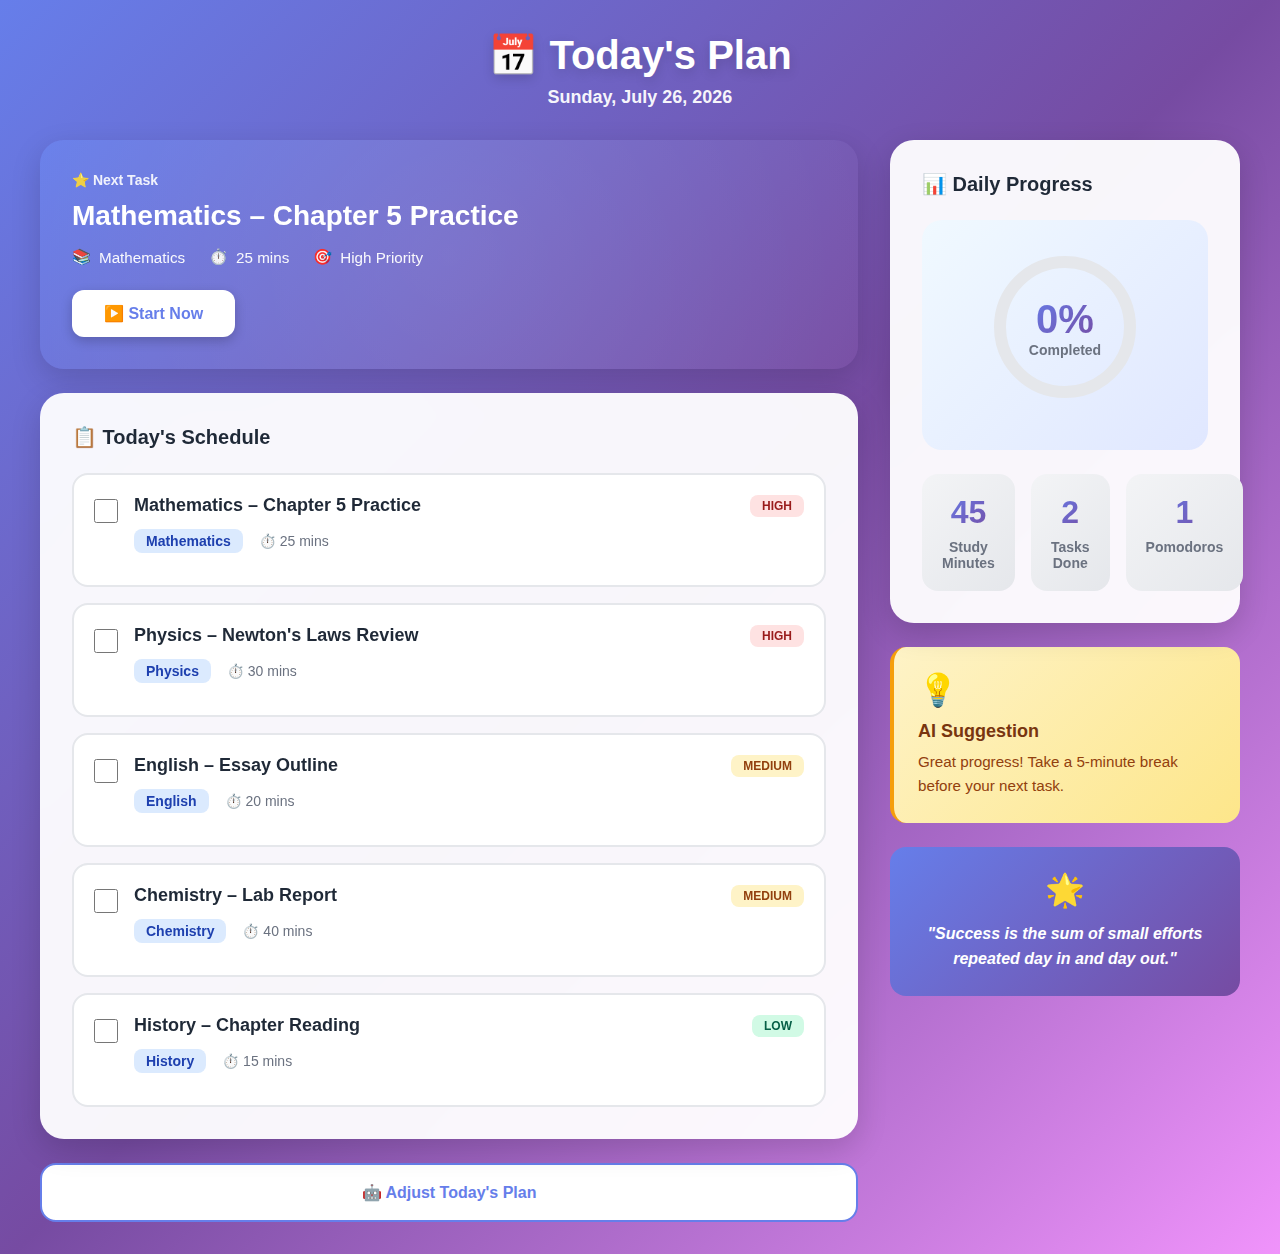
<file: TodayPlan.html>
<!DOCTYPE html>
<html lang="en">
<head>
    <meta charset="UTF-8">
    <meta name="viewport" content="width=device-width, initial-scale=1.0">
    <title>Today's Plan - AI Study Companion</title>
    <style>
        * {
            margin: 0;
            padding: 0;
            box-sizing: border-box;
        }

        body {
            font-family: -apple-system, BlinkMacSystemFont, 'Segoe UI', Roboto, Oxygen, Ubuntu, Cantarell, sans-serif;
            background: linear-gradient(135deg, #667eea 0%, #764ba2 50%, #f093fb 100%);
            min-height: 100vh;
            padding: 2rem 1rem;
        }

        .container {
            max-width: 1200px;
            margin: 0 auto;
        }

        /* Header */
        .header {
            text-align: center;
            margin-bottom: 2rem;
        }

        .page-title {
            font-size: 2.5rem;
            font-weight: 800;
            color: white;
            text-shadow: 0 4px 12px rgba(0, 0, 0, 0.15);
            margin-bottom: 0.5rem;
        }

        .date-display {
            font-size: 1.125rem;
            color: rgba(255, 255, 255, 0.95);
            font-weight: 600;
        }

        /* Main Grid Layout */
        .main-grid {
            display: grid;
            grid-template-columns: 1fr 350px;
            gap: 2rem;
        }

        /* Card Styles */
        .card {
            background: rgba(255, 255, 255, 0.95);
            backdrop-filter: blur(10px);
            border-radius: 24px;
            padding: 2rem;
            box-shadow: 0 10px 30px rgba(0, 0, 0, 0.15);
            margin-bottom: 1.5rem;
        }

        .card-title {
            font-size: 1.25rem;
            font-weight: 700;
            color: #1f2937;
            margin-bottom: 1.5rem;
            display: flex;
            align-items: center;
            gap: 0.5rem;
        }

        /* Next Task Highlight */
        .next-task-card {
            background: linear-gradient(135deg, #667eea 0%, #764ba2 100%);
            color: white;
            border: none;
            position: relative;
            overflow: hidden;
        }

        .next-task-card::before {
            content: '';
            position: absolute;
            top: -50%;
            right: -50%;
            width: 200%;
            height: 200%;
            background: radial-gradient(circle, rgba(255, 255, 255, 0.1) 0%, transparent 70%);
            animation: pulse 3s ease-in-out infinite;
        }

        @keyframes pulse {
            0%, 100% { transform: scale(1); opacity: 0.5; }
            50% { transform: scale(1.1); opacity: 0.8; }
        }

        .next-task-content {
            position: relative;
            z-index: 1;
        }

        .next-task-label {
            font-size: 0.875rem;
            opacity: 0.9;
            font-weight: 600;
            margin-bottom: 0.75rem;
            display: flex;
            align-items: center;
            gap: 0.5rem;
        }

        .next-task-title {
            font-size: 1.75rem;
            font-weight: 800;
            margin-bottom: 1rem;
        }

        .next-task-meta {
            display: flex;
            gap: 1.5rem;
            margin-bottom: 1.5rem;
            flex-wrap: wrap;
        }

        .meta-item {
            display: flex;
            align-items: center;
            gap: 0.5rem;
            font-size: 0.95rem;
            opacity: 0.95;
        }

        .btn-start {
            padding: 0.875rem 2rem;
            background: white;
            color: #667eea;
            border: none;
            border-radius: 12px;
            font-size: 1rem;
            font-weight: 700;
            cursor: pointer;
            transition: all 0.3s ease;
            box-shadow: 0 4px 12px rgba(0, 0, 0, 0.2);
        }

        .btn-start:hover {
            transform: translateY(-2px);
            box-shadow: 0 6px 16px rgba(0, 0, 0, 0.3);
        }

        /* Task List */
        .tasks-list {
            display: flex;
            flex-direction: column;
            gap: 1rem;
        }

        .task-card {
            background: white;
            border: 2px solid #e5e7eb;
            border-radius: 16px;
            padding: 1.25rem;
            transition: all 0.3s ease;
            display: flex;
            gap: 1rem;
            align-items: start;
        }

        .task-card:hover {
            border-color: #667eea;
            box-shadow: 0 4px 12px rgba(102, 126, 234, 0.15);
            transform: translateY(-2px);
        }

        .task-card.completed {
            opacity: 0.6;
            background: #f9fafb;
        }

        .task-checkbox {
            width: 24px;
            height: 24px;
            cursor: pointer;
            accent-color: #667eea;
            flex-shrink: 0;
            margin-top: 0.25rem;
        }

        .task-content {
            flex: 1;
        }

        .task-header {
            display: flex;
            justify-content: space-between;
            align-items: start;
            margin-bottom: 0.75rem;
            gap: 1rem;
        }

        .task-title {
            font-size: 1.125rem;
            font-weight: 700;
            color: #1f2937;
        }

        .task-card.completed .task-title {
            text-decoration: line-through;
            color: #9ca3af;
        }

        .priority-badge {
            padding: 0.25rem 0.75rem;
            border-radius: 8px;
            font-size: 0.75rem;
            font-weight: 700;
            text-transform: uppercase;
            flex-shrink: 0;
        }

        .priority-high {
            background: #fee2e2;
            color: #991b1b;
        }

        .priority-medium {
            background: #fef3c7;
            color: #92400e;
        }

        .priority-low {
            background: #d1fae5;
            color: #065f46;
        }

        .task-meta {
            display: flex;
            gap: 1rem;
            flex-wrap: wrap;
            margin-bottom: 0.75rem;
        }

        .task-meta-item {
            display: flex;
            align-items: center;
            gap: 0.375rem;
            font-size: 0.875rem;
            color: #6b7280;
        }

        .subject-badge {
            padding: 0.25rem 0.75rem;
            background: #dbeafe;
            color: #1e40af;
            border-radius: 8px;
            font-size: 0.875rem;
            font-weight: 600;
        }

        /* Progress Bar */
        .progress-bar {
            height: 6px;
            background: #e5e7eb;
            border-radius: 3px;
            overflow: hidden;
            margin-top: 0.75rem;
        }

        .progress-fill {
            height: 100%;
            background: linear-gradient(135deg, #667eea 0%, #764ba2 100%);
            border-radius: 3px;
            transition: width 0.5s ease;
        }

        /* Daily Progress Section */
        .progress-grid {
            display: grid;
            grid-template-columns: repeat(3, 1fr);
            gap: 1rem;
        }

        .progress-item {
            text-align: center;
            padding: 1.25rem;
            background: linear-gradient(135deg, #f3f4f6 0%, #e5e7eb 100%);
            border-radius: 16px;
        }

        .progress-value {
            font-size: 2rem;
            font-weight: 800;
            background: linear-gradient(135deg, #667eea 0%, #764ba2 100%);
            -webkit-background-clip: text;
            -webkit-text-fill-color: transparent;
            background-clip: text;
            margin-bottom: 0.5rem;
        }

        .progress-label {
            font-size: 0.875rem;
            color: #6b7280;
            font-weight: 600;
        }

        /* AI Suggestions */
        .ai-suggestions {
            background: linear-gradient(135deg, #fef3c7 0%, #fde68a 100%);
            border-left: 4px solid #f59e0b;
            padding: 1.5rem;
            border-radius: 16px;
            margin-bottom: 1.5rem;
        }

        .suggestion-icon {
            font-size: 2rem;
            margin-bottom: 0.75rem;
        }

        .suggestion-title {
            font-size: 1.125rem;
            font-weight: 700;
            color: #78350f;
            margin-bottom: 0.5rem;
        }

        .suggestion-text {
            font-size: 0.95rem;
            color: #92400e;
            line-height: 1.6;
        }

        /* Overall Progress Circle */
        .progress-circle-container {
            display: flex;
            flex-direction: column;
            align-items: center;
            padding: 2rem;
            background: linear-gradient(135deg, #f0f9ff 0%, #e0e7ff 100%);
            border-radius: 20px;
            margin-bottom: 1.5rem;
        }

        .progress-circle {
            position: relative;
            width: 150px;
            height: 150px;
            margin-bottom: 1rem;
        }

        .circle-bg {
            fill: none;
            stroke: #e5e7eb;
            stroke-width: 12;
        }

        .circle-progress {
            fill: none;
            stroke: url(#gradient);
            stroke-width: 12;
            stroke-linecap: round;
            transform: rotate(-90deg);
            transform-origin: center;
            transition: stroke-dashoffset 1s ease;
        }

        .circle-text {
            position: absolute;
            top: 50%;
            left: 50%;
            transform: translate(-50%, -50%);
            text-align: center;
        }

        .circle-percentage {
            font-size: 2.5rem;
            font-weight: 800;
            background: linear-gradient(135deg, #667eea 0%, #764ba2 100%);
            -webkit-background-clip: text;
            -webkit-text-fill-color: transparent;
            background-clip: text;
        }

        .circle-label {
            font-size: 0.875rem;
            color: #6b7280;
            font-weight: 600;
        }

        /* Adjust Plan Button */
        .btn-adjust {
            width: 100%;
            padding: 1.125rem;
            border: 2px solid #667eea;
            background: white;
            color: #667eea;
            border-radius: 16px;
            font-size: 1rem;
            font-weight: 700;
            cursor: pointer;
            transition: all 0.3s ease;
            display: flex;
            align-items: center;
            justify-content: center;
            gap: 0.5rem;
        }

        .btn-adjust:hover {
            background: linear-gradient(135deg, #667eea 0%, #764ba2 100%);
            color: white;
            border-color: transparent;
            transform: translateY(-2px);
            box-shadow: 0 6px 16px rgba(102, 126, 234, 0.3);
        }

        /* Motivation Quote */
        .motivation-box {
            background: linear-gradient(135deg, #667eea 0%, #764ba2 100%);
            color: white;
            padding: 1.5rem;
            border-radius: 16px;
            text-align: center;
        }

        .motivation-icon {
            font-size: 2rem;
            margin-bottom: 0.75rem;
        }

        .motivation-text {
            font-size: 1rem;
            font-weight: 600;
            line-height: 1.6;
            font-style: italic;
        }

        /* Responsive */
        @media (max-width: 1024px) {
            .main-grid {
                grid-template-columns: 1fr;
            }

            .progress-grid {
                grid-template-columns: 1fr;
            }
        }

        @media (max-width: 768px) {
            .page-title {
                font-size: 2rem;
            }

            .card {
                padding: 1.5rem;
            }

            .next-task-title {
                font-size: 1.5rem;
            }

            .task-header {
                flex-direction: column;
            }
        }
    </style>
</head>
<body>
    <div class="container">
        <!-- Header -->
        <div class="header">
            <h1 class="page-title">📅 Today's Plan</h1>
            <p class="date-display" id="dateDisplay"></p>
        </div>

        <!-- Main Grid -->
        <div class="main-grid">
            <!-- Left Column - Tasks -->
            <div>
                <!-- Next Task Highlight -->
                <div class="card next-task-card">
                    <div class="next-task-content">
                        <div class="next-task-label">⭐ Next Task</div>
                        <h2 class="next-task-title">Mathematics – Chapter 5 Practice</h2>
                        <div class="next-task-meta">
                            <div class="meta-item">
                                📚 <span>Mathematics</span>
                            </div>
                            <div class="meta-item">
                                ⏱️ <span>25 mins</span>
                            </div>
                            <div class="meta-item">
                                🎯 <span>High Priority</span>
                            </div>
                        </div>
                        <button class="btn-start" onclick="startTask()">▶️ Start Now</button>
                    </div>
                </div>

                <!-- Today's Tasks -->
                <div class="card">
                    <h2 class="card-title">📋 Today's Schedule</h2>
                    <div class="tasks-list" id="tasksList">
                        <!-- Tasks will be inserted here -->
                    </div>
                </div>

                <!-- Adjust Plan Button -->
                <button class="btn-adjust" onclick="adjustPlan()">
                    🤖 Adjust Today's Plan
                </button>
            </div>

            <!-- Right Column - Progress & Suggestions -->
            <div>
                <!-- Daily Progress Circle -->
                <div class="card">
                    <h2 class="card-title">📊 Daily Progress</h2>
                    <div class="progress-circle-container">
                        <div class="progress-circle">
                            <svg width="150" height="150">
                                <defs>
                                    <linearGradient id="gradient" x1="0%" y1="0%" x2="100%" y2="100%">
                                        <stop offset="0%" style="stop-color:#667eea" />
                                        <stop offset="100%" style="stop-color:#764ba2" />
                                    </linearGradient>
                                </defs>
                                <circle class="circle-bg" cx="75" cy="75" r="65" />
                                <circle class="circle-progress" cx="75" cy="75" r="65" 
                                        id="progressCircle"
                                        style="stroke-dasharray: 408.4; stroke-dashoffset: 306.3;" />
                            </svg>
                            <div class="circle-text">
                                <div class="circle-percentage" id="progressPercentage">25%</div>
                                <div class="circle-label">Completed</div>
                            </div>
                        </div>
                    </div>

                    <div class="progress-grid">
                        <div class="progress-item">
                            <div class="progress-value" id="studyTime">45</div>
                            <div class="progress-label">Study Minutes</div>
                        </div>
                        <div class="progress-item">
                            <div class="progress-value" id="completedTasks">2</div>
                            <div class="progress-label">Tasks Done</div>
                        </div>
                        <div class="progress-item">
                            <div class="progress-value" id="pomodoroCount">1</div>
                            <div class="progress-label">Pomodoros</div>
                        </div>
                    </div>
                </div>

                <!-- AI Suggestions -->
                <div class="ai-suggestions">
                    <div class="suggestion-icon">💡</div>
                    <div class="suggestion-title">AI Suggestion</div>
                    <div class="suggestion-text" id="aiSuggestion">
                        Finish Science early, it's due tomorrow! Focus on high-priority tasks first.
                    </div>
                </div>

                <!-- Motivation -->
                <div class="motivation-box">
                    <div class="motivation-icon">🌟</div>
                    <div class="motivation-text">
                        "Success is the sum of small efforts repeated day in and day out."
                    </div>
                </div>
            </div>
        </div>
    </div>

    <script>
        // Sample tasks data
        const tasks = [
            { id: 1, title: 'Mathematics – Chapter 5 Practice', subject: 'Mathematics', time: 25, priority: 'high', completed: false, progress: 0 },
            { id: 2, title: 'Physics – Newton\'s Laws Review', subject: 'Physics', time: 30, priority: 'high', completed: false, progress: 0 },
            { id: 3, title: 'English – Essay Outline', subject: 'English', time: 20, priority: 'medium', completed: false, progress: 0 },
            { id: 4, title: 'Chemistry – Lab Report', subject: 'Chemistry', time: 40, priority: 'medium', completed: false, progress: 0 },
            { id: 5, title: 'History – Chapter Reading', subject: 'History', time: 15, priority: 'low', completed: false, progress: 0 }
        ];

        let completedCount = 2;
        let totalStudyTime = 45;
        let pomodoroSessions = 1;

        // Display current date
        function displayDate() {
            const options = { weekday: 'long', year: 'numeric', month: 'long', day: 'numeric' };
            const today = new Date();
            document.getElementById('dateDisplay').textContent = today.toLocaleDateString('en-US', options);
        }

        // Render tasks
        function renderTasks() {
            const tasksList = document.getElementById('tasksList');
            tasksList.innerHTML = tasks.map(task => `
                <div class="task-card ${task.completed ? 'completed' : ''}">
                    <input type="checkbox" class="task-checkbox" 
                           ${task.completed ? 'checked' : ''}
                           onchange="toggleTask(${task.id})">
                    <div class="task-content">
                        <div class="task-header">
                            <div class="task-title">${task.title}</div>
                            <div class="priority-badge priority-${task.priority}">
                                ${task.priority}
                            </div>
                        </div>
                        <div class="task-meta">
                            <div class="subject-badge">${task.subject}</div>
                            <div class="task-meta-item">
                                ⏱️ ${task.time} mins
                            </div>
                        </div>
                        ${task.progress > 0 ? `
                        <div class="progress-bar">
                            <div class="progress-fill" style="width: ${task.progress}%"></div>
                        </div>
                        ` : ''}
                    </div>
                </div>
            `).join('');
        }

        // Toggle task completion
        function toggleTask(taskId) {
            const task = tasks.find(t => t.id === taskId);
            task.completed = !task.completed;
            
            if (task.completed) {
                completedCount++;
                totalStudyTime += task.time;
                pomodoroSessions++;
            } else {
                completedCount--;
                totalStudyTime -= task.time;
                pomodoroSessions--;
            }
            
            renderTasks();
            updateProgress();
        }

        // Update progress
        function updateProgress() {
            const completedTasks = tasks.filter(t => t.completed).length;
            const percentage = Math.round((completedTasks / tasks.length) * 100);
            
            // Update circle
            const circumference = 2 * Math.PI * 65;
            const offset = circumference - (percentage / 100) * circumference;
            document.getElementById('progressCircle').style.strokeDashoffset = offset;
            document.getElementById('progressPercentage').textContent = percentage + '%';
            
            // Update stats
            document.getElementById('studyTime').textContent = totalStudyTime;
            document.getElementById('completedTasks').textContent = completedCount;
            document.getElementById('pomodoroCount').textContent = pomodoroSessions;
            
            // Update AI suggestion
            updateAISuggestion();
        }

        // Update AI suggestion
        function updateAISuggestion() {
            const suggestions = [
                "Great progress! Take a 5-minute break before your next task.",
                "You're doing amazing! Keep up the momentum.",
                "Focus on high-priority tasks first for maximum efficiency.",
                "Finish Science early, it's due tomorrow!",
                "Consider using Pomodoro technique for better focus."
            ];
            
            const completedTasks = tasks.filter(t => t.completed).length;
            const percentage = Math.round((completedTasks / tasks.length) * 100);
            
            let suggestion;
            if (percentage >= 75) {
                suggestion = "Excellent work! You're almost done for the day. 🎉";
            } else if (percentage >= 50) {
                suggestion = suggestions[0];
            } else {
                suggestion = suggestions[Math.floor(Math.random() * suggestions.length)];
            }
            
            document.getElementById('aiSuggestion').textContent = suggestion;
        }

        // Start task
        function startTask() {
            alert('Starting Mathematics task!\n\nThis will open the Pomodoro timer and track your progress.');
        }

        // Adjust plan
        function adjustPlan() {
            alert('AI is reshuffling your tasks based on:\n\n• Available time\n• Task priorities\n• Due dates\n• Your energy levels\n\nOptimized plan will be generated!');
        }

        // Initialize
        displayDate();
        renderTasks();
        updateProgress();
    </script>
</body>
</html>
</file>
<file: style.css>
* {
  margin: 0;
  padding: 0;
  box-sizing: border-box;
}

body {
  font-family: -apple-system, BlinkMacSystemFont, "Segoe UI", Roboto, Oxygen,
    Ubuntu, Cantarell, sans-serif;
  background: linear-gradient(135deg, #667eea 0%, #764ba2 50%, #f093fb 100%);
  min-height: 100vh;
  padding-top: 80px;
}

.container {
  max-width: 1200px;
  margin: 0 auto;
  padding: 0 1.5rem;
}

/* Header Section */
.header {
  background: rgba(255, 255, 255, 0.95);
  backdrop-filter: blur(10px);
  box-shadow: 0 4px 6px rgba(0, 0, 0, 0.1);
  padding: 2rem 0;
}

.header-content {
  max-width: 1200px;
  margin: 0 auto;
  padding: 0 1.5rem;
}

.welcome-section {
  text-align: center;
}

.greeting {
  font-size: 2.5rem;
  font-weight: 800;
  background: linear-gradient(135deg, #667eea 0%, #764ba2 100%);
  background-clip: text;
  margin-bottom: 0.5rem;
}

.tagline {
  font-size: 1.125rem;
  color: #6b7280;
}

/* Quick Actions Strip */
.quick-actions {
  background: rgba(255, 255, 255, 0.15);
  /* backdrop-filter: blur(10px); */
  padding: 1rem 0;
  margin-bottom: 2rem;
}

.quick-actions .container {
  display: flex;
  justify-content: center;
  gap: 1rem;
  flex-wrap: wrap;
}

.quick-btn {
  display: flex;
  align-items: center;
  gap: 0.5rem;
  padding: 0.75rem 1.5rem;
  background: white;
  border: none;
  border-radius: 12px;
  font-size: 0.95rem;
  font-weight: 600;
  color: #374151;
  cursor: pointer;
  transition: all 0.3s ease;
  box-shadow: 0 2px 8px rgba(0, 0, 0, 0.1);
}

.quick-btn:hover {
  transform: translateY(-2px);
  box-shadow: 0 4px 12px rgba(0, 0, 0, 0.15);
  background: linear-gradient(135deg, #667eea 0%, #764ba2 100%);
  color: white;
}

.quick-btn .icon {
  width: 20px;
  height: 20px;
}

/* Main Content */
.main-content {
  padding: 2rem 0 3rem;
}

.features-grid {
  display: grid;
  grid-template-columns: repeat(auto-fit, minmax(300px, 1fr));
  gap: 2rem;
}

/* Feature Cards */
.feature-card {
  background: white;
  border-radius: 24px;
  padding: 2rem;
  position: relative;
  overflow: hidden;
  /* transition: all 0.4s cubic-bezier(0.175, 0.885, 0.32, 1.275); */
  box-shadow: 0 10px 30px rgba(0, 0, 0, 0.15);
  display: flex;
  flex-direction: column;
  min-height: 280px;
}

.feature-card::before {
  content: "";
  position: absolute;
  top: 0;
  left: 0;
  right: 0;
  height: 6px;
  transition: height 0.3s ease;
}

.gradient-purple::before {
  background: linear-gradient(135deg, #667eea 0%, #764ba2 100%);
}

.gradient-blue::before {
  background: linear-gradient(135deg, #4facfe 0%, #00f2fe 100%);
}

.gradient-red::before {
  background: linear-gradient(135deg, #f093fb 0%, #f5576c 100%);
}

.gradient-green::before {
  background: linear-gradient(135deg, #4facfe 0%, #43e97b 100%);
}

.gradient-orange::before {
  background: linear-gradient(135deg, #fa709a 0%, #fee140 100%);
}

.feature-card:hover {
  box-shadow: 0 20px 40px rgba(0, 0, 0, 0.2);
}

.card-icon {
  width: 64px;
  height: 64px;
  border-radius: 16px;
  display: flex;
  align-items: center;
  justify-content: center;
  margin-bottom: 1.5rem;
  position: relative;
  overflow: hidden;
}

.gradient-purple .card-icon {
  background: linear-gradient(135deg, #667eea 0%, #764ba2 100%);
}

.gradient-blue .card-icon {
  background: linear-gradient(135deg, #4facfe 0%, #00f2fe 100%);
}

.gradient-red .card-icon {
  background: linear-gradient(135deg, #f093fb 0%, #f5576c 100%);
}

.gradient-green .card-icon {
  background: linear-gradient(135deg, #4facfe 0%, #43e97b 100%);
}

.gradient-orange .card-icon {
  background: linear-gradient(135deg, #fa709a 0%, #fee140 100%);
}

.card-icon svg {
  width: 32px;
  height: 32px;
  stroke: white;
  position: relative;
  z-index: 1;
}

.card-title {
  font-size: 1.5rem;
  font-weight: 700;
  margin-bottom: 0.75rem;
  color: #1f2937;
}

.card-description {
  font-size: 1rem;
  color: #6b7280;
  line-height: 1.6;
  margin-bottom: 1.5rem;
  flex-grow: 1;
}

.card-btn {
  display: inline-flex;
  align-items: center;
  gap: 0.5rem;
  padding: 0.875rem 1.75rem;
  background: #1f2937;
  color: white;
  border: none;
  border-radius: 12px;
  font-size: 1rem;
  font-weight: 600;
  cursor: pointer;
  transition: all 0.3s ease;
  align-self: flex-start;
}

.card-btn:hover {
  background: #111827;
  transform: translateX(4px);
}

.card-btn .arrow {
  width: 18px;
  height: 18px;
  transition: transform 0.3s ease;
}

.card-btn:hover .arrow {
  transform: translateX(4px);
}

/* Motivational Banner */
.motivation-banner {
  background: rgba(255, 255, 255, 0.95);
  backdrop-filter: blur(10px);
  padding: 2rem 0;
  box-shadow: 0 -4px 6px rgba(0, 0, 0, 0.1);
}

.motivation-content {
  text-align: center;
}

.motivation-quote {
  font-size: 1.5rem;
  font-weight: 600;
  color: #1f2937;
  margin-bottom: 1rem;
  font-style: italic;
}

.motivation-tags {
  display: flex;
  justify-content: center;
  gap: 1rem;
  flex-wrap: wrap;
}

.tag {
  display: inline-flex;
  align-items: center;
  padding: 0.5rem 1.25rem;
  background: linear-gradient(135deg, #667eea 0%, #764ba2 100%);
  color: white;
  border-radius: 50px;
  font-size: 0.95rem;
  font-weight: 600;
  box-shadow: 0 4px 12px rgba(102, 126, 234, 0.3);
}

/* Responsive Design */
@media (max-width: 768px) {
  .greeting {
    font-size: 1.75rem;
  }

  .tagline {
    font-size: 1rem;
  }

  .features-grid {
    grid-template-columns: 1fr;
    gap: 1.5rem;
  }

  .motivation-quote {
    font-size: 1.125rem;
  }

  .quick-actions .container {
    gap: 0.5rem;
  }

  .quick-btn {
    padding: 0.625rem 1rem;
    font-size: 0.875rem;
  }
}

@media (max-width: 480px) {
  .header {
    padding: 1.5rem 0;
  }

  .greeting {
    font-size: 1.5rem;
  }

  .feature-card {
    padding: 1.5rem;
  }

  .card-title {
    font-size: 1.25rem;
  }
}

/* Animations */
@keyframes fadeInUp {
  from {
    opacity: 0;
    transform: translateY(30px);
  }
  to {
    opacity: 1;
    transform: translateY(0);
  }
}

.feature-card {
  animation: fadeInUp 0.6s ease forwards;
}

.feature-card:nth-child(1) {
  animation-delay: 0.1s;
}
.feature-card:nth-child(2) {
  animation-delay: 0.2s;
}
.feature-card:nth-child(3) {
  animation-delay: 0.3s;
}
.feature-card:nth-child(4) {
  animation-delay: 0.4s;
}
.feature-card:nth-child(5) {
  animation-delay: 0.5s;
}

.container {
  max-width: 1200px;
  margin: 0 auto;
  padding: 0 1.5rem;
}

/* Footer Styles */
.footer {
  background: rgba(215, 214, 214, 0.98);
  backdrop-filter: blur(10px);
  padding: 1.5rem 0;
  border-top: 1px solid rgba(0, 0, 0, 0.05);
  box-shadow: 0 -2px 10px rgba(0, 0, 0, 0.05);
  margin-top: auto;
}

.footer .container {
  display: flex;
  flex-direction: column;
  align-items: center;
  gap: 0.75rem;
}

.copyright {
  color: #52555a;
  font-size: 0.875rem;
  font-weight: 500;
  margin: 0;
}

.footer-links {
  display: flex;
  align-items: center;
  gap: 0.75rem;
  flex-wrap: wrap;
  justify-content: center;
}

.footer-links a {
  color: #52555a;
  text-decoration: none;
  font-size: 0.875rem;
  font-weight: 500;
  transition: color 0.3s ease;
  position: relative;
}

.footer-links a:hover {
  color: #667eea;
}

.footer-links a::after {
  content: "";
  position: absolute;
  bottom: -2px;
  left: 0;
  width: 0;
  height: 2px;
  background: linear-gradient(135deg, #667eea 0%, #764ba2 100%);
  transition: width 0.3s ease;
}

.footer-links a:hover::after {
  width: 100%;
}

.separator {
  color: #d1d5db;
  font-size: 0.875rem;
  user-select: none;
}

/* Responsive Design */
@media (max-width: 768px) {
  .footer .container {
    padding: 0 1rem;
  }

  .footer-links {
    font-size: 0.8rem;
    gap: 0.5rem;
  }

  .copyright {
    font-size: 0.8rem;
  }
}

@media (max-width: 480px) {
  .footer {
    padding: 1.25rem 0;
  }

  .footer-links {
    gap: 0.4rem;
  }

  .separator {
    font-size: 0.75rem;
  }
}
</file>
<file: NavComponent.css>
/* Navbar Container */
.navbar {
  position: fixed;
  top: 0;
  left: 0;
  right: 0;
  background: rgba(255, 255, 255, 0.95);
  backdrop-filter: blur(10px);
  box-shadow: 0 4px 6px rgba(0, 0, 0, 0.1);
  z-index: 1000;
  padding: 1rem 0;
}

.nav-container {
  max-width: 1400px;
  margin: 0 auto;
  padding: 0 2rem;
  display: flex;
  justify-content: space-between;
  align-items: center;
}

/* Logo Section */
.logo {
  display: flex;
  align-items: center;
  gap: 0.5rem;
  text-decoration: none;
  font-size: 1.5rem;
  font-weight: 800;
  background: linear-gradient(135deg, #667eea 0%, #764ba2 100%);
  -webkit-background-clip: text;
  -webkit-text-fill-color: transparent;
  background-clip: text;
}

.logo-icon {
  width: 40px;
  height: 40px;
  background: linear-gradient(135deg, #667eea 0%, #764ba2 100%);
  border-radius: 12px;
  display: flex;
  align-items: center;
  justify-content: center;
  color: white;
  font-size: 1.25rem;
}

/* Navigation Menu */
.nav-menu {
  display: flex;
  gap: 2rem;
  list-style: none;
  align-items: center;
}

.nav-menu li a {
  text-decoration: none;
  color: #374151;
  font-weight: 600;
  font-size: 0.95rem;
  padding: 0.5rem 1rem;
  border-radius: 8px;
  transition: all 0.3s ease;
  position: relative;
  user-select: none;
  cursor: pointer;
}

.nav-menu li a:hover {
  color: #667eea;
  background: rgba(102, 126, 234, 0.1);
}

.nav-menu li a.active {
  color: white;
  background: linear-gradient(135deg, #667eea 0%, #764ba2 100%);
  box-shadow: 0 4px 12px rgba(102, 126, 234, 0.3);
}

/* Right Section - Auth Buttons */
.nav-auth {
  display: flex;
  gap: 1rem;
  align-items: center;
}

.btn-login {
  padding: 0.625rem 1.5rem;
  border: 2px solid #667eea;
  background: transparent;
  color: #667eea;
  font-weight: 600;
  font-size: 0.9rem;
  border-radius: 10px;
  cursor: pointer;
  transition: all 0.3s ease;
}

.btn-login:hover {
  background: rgba(102, 126, 234, 0.1);
  transform: translateY(-2px);
}

.btn-signup {
  padding: 0.625rem 1.75rem;
  border: none;
  background: linear-gradient(135deg, #667eea 0%, #764ba2 100%);
  color: white;
  font-weight: 600;
  font-size: 0.9rem;
  border-radius: 10px;
  cursor: pointer;
  transition: all 0.3s ease;
  box-shadow: 0 4px 12px rgba(102, 126, 234, 0.3);
}

.btn-signup:hover {
  transform: translateY(-2px);
  box-shadow: 0 6px 16px rgba(102, 126, 234, 0.4);
}

/* Hamburger Menu */
.hamburger {
  display: none;
  flex-direction: column;
  gap: 5px;
  cursor: pointer;
  padding: 0.5rem;
}

.hamburger span {
  width: 25px;
  height: 3px;
  background: linear-gradient(135deg, #667eea 0%, #764ba2 100%);
  border-radius: 3px;
  transition: all 0.3s ease;
}

.hamburger.active span:nth-child(1) {
  transform: rotate(45deg) translate(8px, 8px);
}

.hamburger.active span:nth-child(2) {
  opacity: 0;
}

.hamburger.active span:nth-child(3) {
  transform: rotate(-45deg) translate(7px, -7px);
}

/* Mobile Menu */
.mobile-menu {
  display: none;
  position: fixed;
  top: 80px;
  left: 0;
  right: 0;
  background: rgba(255, 255, 255, 0.98);
  backdrop-filter: blur(10px);
  box-shadow: 0 4px 6px rgba(0, 0, 0, 0.1);
  padding: 1.5rem;
  max-height: 0;
  overflow: hidden;
  transition: max-height 0.3s ease;
}

.mobile-menu.active {
  max-height: 500px;
  z-index: 5;
}

.mobile-menu ul {
  list-style: none;
  display: flex;
  flex-direction: column;
  gap: 0.75rem;
}

.mobile-menu ul li a {
  text-decoration: none;
  color: #374151;
  font-weight: 600;
  font-size: 1rem;
  padding: 0.75rem 1rem;
  border-radius: 8px;
  display: block;
  transition: all 0.3s ease;
}

.mobile-menu ul li a:hover,
.mobile-menu ul li a.active {
  color: white;
  background: linear-gradient(135deg, #667eea 0%, #764ba2 100%);
}

.mobile-auth {
  display: flex;
  flex-direction: column;
  gap: 0.75rem;
  margin-top: 1rem;
  padding-top: 1rem;
  border-top: 1px solid #e5e7eb;
}

.mobile-auth button {
  width: 100%;
}

/* Responsive Design */
@media (max-width: 968px) {
  .nav-menu,
  .nav-auth {
    display: none;
  }

  .hamburger {
    display: flex;
  }

  .mobile-menu.active {
    display: block;
  }
}

@media (max-width: 480px) {
  .nav-container {
    padding: 0 1rem;
  }

  .logo {
    font-size: 1.25rem;
  }

  .logo-icon {
    width: 35px;
    height: 35px;
  }
}
</file>
<file: Assignment.css>
* {
            margin: 0;
            padding: 0;
            box-sizing: border-box;
        }

        body {
            font-family: -apple-system, BlinkMacSystemFont, 'Segoe UI', Roboto, Oxygen, Ubuntu, Cantarell, sans-serif;
            background: linear-gradient(135deg, #667eea 0%, #764ba2 50%, #f093fb 100%);
            min-height: 100vh;
            padding: 2rem 1rem;
        }

        .container {
            max-width: 1400px;
            margin: 0 auto;
            margin-top: 80px;
        }

        /* Header */
        .header {
            text-align: center;
            margin-bottom: 2rem;
        }

        .page-title {
            font-size: 2.5rem;
            font-weight: 800;
            color: white;
            text-shadow: 0 4px 12px rgba(0, 0, 0, 0.15);
            margin-bottom: 0.5rem;
        }

        .page-subtitle {
            font-size: 1.125rem;
            color: rgba(255, 255, 255, 0.9);
        }

        /* Main Layout */
        .main-layout {
            display: grid;
            grid-template-columns: 1fr 350px;
            gap: 2rem;
        }

        /* Card Styles */
        .card {
            background: rgba(255, 255, 255, 0.95);
            backdrop-filter: blur(10px);
            border-radius: 24px;
            padding: 2rem;
            box-shadow: 0 10px 30px rgba(0, 0, 0, 0.15);
        }

        .card-title {
            font-size: 1.5rem;
            font-weight: 700;
            color: #1f2937;
            margin-bottom: 1.5rem;
            display: flex;
            align-items: center;
            gap: 0.5rem;
        }

        /* Add Assignment Form */
        .add-form {
            display: grid;
            grid-template-columns: 1fr 1fr;
            gap: 1rem;
            margin-bottom: 2rem;
        }

        .form-group {
            display: flex;
            flex-direction: column;
            gap: 0.5rem;
        }

        .form-group.full-width {
            grid-column: 1 / -1;
        }

        label {
            font-size: 0.875rem;
            font-weight: 600;
            color: #374151;
        }

        input, select, textarea {
            padding: 0.75rem;
            border: 2px solid #e5e7eb;
            border-radius: 12px;
            font-size: 0.95rem;
            transition: all 0.3s ease;
            font-family: inherit;
        }

        input:focus, select:focus, textarea:focus {
            outline: none;
            border-color: #667eea;
            box-shadow: 0 0 0 4px rgba(102, 126, 234, 0.1);
        }

        textarea {
            resize: vertical;
            min-height: 80px;
        }

        .btn-add {
            grid-column: 1 / -1;
            padding: 0.875rem;
            border: none;
            border-radius: 12px;
            background: linear-gradient(135deg, #667eea 0%, #764ba2 100%);
            color: white;
            font-size: 1rem;
            font-weight: 700;
            cursor: pointer;
            transition: all 0.3s ease;
            box-shadow: 0 4px 12px rgba(102, 126, 234, 0.3);
        }

        .btn-add:hover {
            transform: translateY(-2px);
            box-shadow: 0 6px 16px rgba(102, 126, 234, 0.4);
        }

        /* Filter and Sort Bar */
        .controls-bar {
            display: flex;
            justify-content: space-between;
            align-items: center;
            margin-bottom: 1.5rem;
            gap: 1rem;
            flex-wrap: wrap;
        }

        .filter-tabs {
            display: flex;
            gap: 0.5rem;
            flex-wrap: wrap;
        }

        .filter-tab {
            padding: 0.5rem 1rem;
            border: 2px solid #e5e7eb;
            background: white;
            border-radius: 10px;
            font-size: 0.875rem;
            font-weight: 600;
            color: #6b7280;
            cursor: pointer;
            transition: all 0.3s ease;
        }

        .filter-tab.active {
            background: linear-gradient(135deg, #667eea 0%, #764ba2 100%);
            color: white;
            border-color: transparent;
        }

        .sort-select {
            padding: 0.5rem 1rem;
            border: 2px solid #e5e7eb;
            border-radius: 10px;
            font-size: 0.875rem;
            font-weight: 600;
            cursor: pointer;
        }

        /* Assignment List */
        .assignments-list {
            display: flex;
            flex-direction: column;
            gap: 1rem;
        }

        .assignment-card {
            background: white;
            border: 2px solid #e5e7eb;
            border-radius: 16px;
            padding: 1.25rem;
            transition: all 0.3s ease;
            display: flex;
            gap: 1rem;
        }

        .assignment-card:hover {
            border-color: #667eea;
            box-shadow: 0 4px 12px rgba(102, 126, 234, 0.15);
            transform: translateY(-2px);
        }

        .assignment-checkbox {
            width: 24px;
            height: 24px;
            cursor: pointer;
            accent-color: #667eea;
            flex-shrink: 0;
        }

        .assignment-content {
            flex: 1;
        }

        .assignment-header {
            display: flex;
            justify-content: space-between;
            align-items: start;
            margin-bottom: 0.5rem;
            gap: 1rem;
        }

        .assignment-title {
            font-size: 1.125rem;
            font-weight: 700;
            color: #1f2937;
        }

        .assignment-card.completed .assignment-title {
            text-decoration: line-through;
            color: #9ca3af;
        }

        .assignment-meta {
            display: flex;
            gap: 0.75rem;
            flex-wrap: wrap;
            margin-bottom: 0.75rem;
        }

        .meta-badge {
            padding: 0.25rem 0.75rem;
            border-radius: 8px;
            font-size: 0.8rem;
            font-weight: 600;
        }

        .badge-subject {
            background: #dbeafe;
            color: #1e40af;
        }

        .badge-priority {
            background: #fef3c7;
            color: #92400e;
        }

        .badge-priority.high {
            background: #fee2e2;
            color: #991b1b;
        }

        .badge-priority.low {
            background: #d1fae5;
            color: #065f46;
        }

        .badge-date {
            background: #f3e8ff;
            color: #6b21a8;
        }

        .badge-status {
            padding: 0.25rem 0.75rem;
            border-radius: 8px;
            font-size: 0.8rem;
            font-weight: 600;
        }

        .status-not-started {
            background: #f3f4f6;
            color: #4b5563;
        }

        .status-in-progress {
            background: #dbeafe;
            color: #1e40af;
        }

        .status-completed {
            background: #d1fae5;
            color: #065f46;
        }

        .assignment-description {
            color: #6b7280;
            font-size: 0.9rem;
            margin-bottom: 0.75rem;
        }

        .assignment-actions {
            display: flex;
            gap: 0.5rem;
        }

        .action-btn {
            padding: 0.375rem 0.75rem;
            border: none;
            border-radius: 8px;
            font-size: 0.85rem;
            font-weight: 600;
            cursor: pointer;
            transition: all 0.3s ease;
        }

        .btn-edit {
            background: #dbeafe;
            color: #1e40af;
        }

        .btn-edit:hover {
            background: #bfdbfe;
        }

        .btn-delete {
            background: #fee2e2;
            color: #991b1b;
        }

        .btn-delete:hover {
            background: #fecaca;
        }

        /* Dashboard Sidebar */
        .dashboard {
            display: flex;
            flex-direction: column;
            gap: 1.5rem;
        }

        .stats-grid {
            display: grid;
            grid-template-columns: 1fr 1fr;
            gap: 1rem;
        }

        .stat-card {
            background: linear-gradient(135deg, #f3f4f6 0%, #e5e7eb 100%);
            border-radius: 16px;
            padding: 1.25rem;
            text-align: center;
        }

        .stat-value {
            font-size: 2rem;
            font-weight: 800;
            background: linear-gradient(135deg, #667eea 0%, #764ba2 100%);
            -webkit-background-clip: text;
            -webkit-text-fill-color: transparent;
            background-clip: text;
            margin-bottom: 0.25rem;
        }

        .stat-label {
            font-size: 0.875rem;
            color: #6b7280;
            font-weight: 600;
        }

        /* AI Suggestion Box */
        .ai-suggestion {
            background: linear-gradient(135deg, #667eea 0%, #764ba2 100%);
            color: white;
            border-radius: 16px;
            padding: 1.5rem;
        }

        .ai-icon {
            font-size: 2rem;
            margin-bottom: 0.75rem;
        }

        .ai-title {
            font-size: 1.125rem;
            font-weight: 700;
            margin-bottom: 0.5rem;
        }

        .ai-text {
            font-size: 0.95rem;
            line-height: 1.6;
            opacity: 0.95;
        }

        /* Upcoming Deadlines */
        .deadlines-list {
            display: flex;
            flex-direction: column;
            gap: 0.75rem;
        }

        .deadline-item {
            background: #f9fafb;
            border-radius: 12px;
            padding: 1rem;
            border-left: 4px solid #667eea;
        }

        .deadline-title {
            font-size: 0.95rem;
            font-weight: 700;
            color: #1f2937;
            margin-bottom: 0.25rem;
        }

        .deadline-date {
            font-size: 0.85rem;
            color: #6b7280;
        }

        .empty-state {
            text-align: center;
            padding: 3rem 1rem;
            color: #9ca3af;
        }

        .empty-state-icon {
            font-size: 4rem;
            margin-bottom: 1rem;
        }

        /* Responsive Design */
        @media (max-width: 1024px) {
            .main-layout {
                grid-template-columns: 1fr;
            }

            .add-form {
                grid-template-columns: 1fr;
            }
        }

        @media (max-width: 768px) {
            .page-title {
                font-size: 2rem;
            }

            .card {
                padding: 1.5rem;
            }

            .controls-bar {
                flex-direction: column;
                align-items: stretch;
            }

            .filter-tabs {
                justify-content: center;
            }

            .stats-grid {
                grid-template-columns: 1fr;
            }
        }
</file>
<file: LoginPage.css>
* {
            margin: 0;
            padding: 0;
            box-sizing: border-box;
        }

        body {
            font-family: -apple-system, BlinkMacSystemFont, 'Segoe UI', Roboto, Oxygen, Ubuntu, Cantarell, sans-serif;
            background: linear-gradient(135deg, #667eea 0%, #764ba2 50%, #f093fb 100%);
            min-height: 100vh;
            display: flex;
            align-items: center;
            justify-content: center;
            padding: 1rem;
        }

        .close-button {
            position: absolute;
            top: 15px;
            right: 15px;
            width: 40px;
            height: 40px;
            border-radius: 50%;
            background: #ffffff;
            border: none;
            cursor: pointer;
            display: flex;
            align-items: center;
            justify-content: center;
            transition: all 0.3s ease;
            box-shadow: 0 4px 8px rgba(0, 0, 0, 0.2);
        }

        .close-button:hover {
            transform: scale(1.1);
            box-shadow: 0 6px 12px rgba(0, 0, 0, 0.3);
        }

        .close-button:active {
            transform: scale(0.95);
        }

        .close-icon {
            position: relative;
            width: 20px;
            height: 20px;
        }

         .close-icon::before,
        .close-icon::after {
            content: '';
            position: absolute;
            top: 50%;
            left: 50%;
            width: 16px;
            height: 2px;
            background: linear-gradient(135deg, #667eea 0%, #764ba2 100%);
            border-radius: 1px;
        }
        .close-icon::before {
            transform: translate(-50%, -50%) rotate(45deg);
        }


         .close-icon::after {
            transform: translate(-50%, -50%) rotate(-45deg);
        }

        .page-content {
            padding: 40px;
            text-align: center;
        }


        .login-container {
            background: white;
            border-radius: 24px;
            box-shadow: 0 20px 60px rgba(0, 0, 0, 0.15);
            padding: 3rem;
            width: 100%;
            max-width: 450px;
            animation: fadeInUp 0.6s ease;
            position: relative;
        }

        @keyframes fadeInUp {
            from {
                opacity: 0;
                transform: translateY(30px);
            }
            to {
                opacity: 1;
                transform: translateY(0);
            }
        }

        .logo-section {
            text-align: center;
            margin-bottom: 2rem;
        }

        .logo-icon {
            width: 70px;
            height: 70px;
            background: linear-gradient(135deg, #667eea 0%, #764ba2 100%);
            border-radius: 18px;
            display: inline-flex;
            align-items: center;
            justify-content: center;
            font-size: 2rem;
            margin-bottom: 1rem;
            box-shadow: 0 8px 20px rgba(102, 126, 234, 0.3);
        }

        .logo-title {
            font-size: 1.75rem;
            font-weight: 800;
            background: linear-gradient(135deg, #667eea 0%, #764ba2 100%);
            -webkit-background-clip: text;
            -webkit-text-fill-color: transparent;
            background-clip: text;
            margin-bottom: 0.5rem;
        }

        .logo-subtitle {
            color: #6b7280;
            font-size: 0.95rem;
        }

        .form-group {
            margin-bottom: 1.5rem;
            position: relative;
        }

        label {
            display: block;
            color: #374151;
            font-weight: 600;
            font-size: 0.9rem;
            margin-bottom: 0.5rem;
        }

        .input-wrapper {
            position: relative;
        }

        input[type="email"],
        input[type="password"],
        input[type="text"] {
            width: 100%;
            padding: 0.875rem 1rem;
            border: 2px solid #e5e7eb;
            border-radius: 12px;
            font-size: 1rem;
            transition: all 0.3s ease;
            background: #f9fafb;
        }

        input[type="email"]:focus,
        input[type="password"]:focus,
        input[type="text"]:focus {
            outline: none;
            border-color: #667eea;
            background: white;
            box-shadow: 0 0 0 4px rgba(102, 126, 234, 0.1);
        }

        input.error {
            border-color: #ef4444;
            background: #fef2f2;
        }

        input.error:focus {
            box-shadow: 0 0 0 4px rgba(239, 68, 68, 0.1);
        }

        .password-toggle {
            position: absolute;
            right: 1rem;
            top: 50%;
            transform: translateY(-50%);
            cursor: pointer;
            color: #6b7280;
            transition: color 0.3s ease;
            font-size: 1.25rem;
            user-select: none;
        }

        .password-toggle:hover {
            color: #667eea;
        }

        .error-message {
            color: #ef4444;
            font-size: 0.85rem;
            margin-top: 0.5rem;
            display: none;
            animation: shake 0.3s ease;
        }

        .error-message.show {
            display: block;
        }

        @keyframes shake {
            0%, 100% { transform: translateX(0); }
            25% { transform: translateX(-5px); }
            75% { transform: translateX(5px); }
        }

        .forgot-password {
            text-align: right;
            margin-bottom: 1.5rem;
        }

        .forgot-password a {
            color: #667eea;
            text-decoration: none;
            font-size: 0.9rem;
            font-weight: 600;
            transition: color 0.3s ease;
        }

        .forgot-password a:hover {
            color: #764ba2;
            text-decoration: underline;
        }

        .btn-login {
            width: 100%;
            padding: 1rem;
            border: none;
            border-radius: 12px;
            background: linear-gradient(135deg, #667eea 0%, #764ba2 100%);
            color: white;
            font-size: 1rem;
            font-weight: 700;
            cursor: pointer;
            transition: all 0.3s ease;
            box-shadow: 0 8px 20px rgba(102, 126, 234, 0.3);
            position: relative;
            overflow: hidden;
        }

        .btn-login:hover {
            transform: translateY(-2px);
            box-shadow: 0 12px 28px rgba(102, 126, 234, 0.4);
        }

        .btn-login:active {
            transform: translateY(0);
        }

        .btn-login:disabled {
            opacity: 0.6;
            cursor: not-allowed;
            transform: none;
        }

        .btn-login .spinner {
            display: none;
            width: 20px;
            height: 20px;
            border: 3px solid rgba(255, 255, 255, 0.3);
            border-top-color: white;
            border-radius: 50%;
            animation: spin 0.8s linear infinite;
            margin: 0 auto;
        }

        .btn-login.loading .spinner {
            display: block;
        }

        .btn-login.loading .btn-text {
            display: none;
        }

        @keyframes spin {
            to { transform: rotate(360deg); }
        }

        .divider {
            text-align: center;
            margin: 1.5rem 0;
            position: relative;
        }

        .divider::before {
            content: '';
            position: absolute;
            left: 0;
            top: 50%;
            width: 100%;
            height: 1px;
            background: #e5e7eb;
        }

        .divider span {
            background: white;
            padding: 0 1rem;
            color: #6b7280;
            font-size: 0.875rem;
            position: relative;
            z-index: 1;
        }

        .signup-link {
            text-align: center;
            margin-top: 1.5rem;
            color: #6b7280;
            font-size: 0.95rem;
        }

        .signup-link a {
            color: #667eea;
            text-decoration: none;
            font-weight: 700;
            transition: color 0.3s ease;
        }

        .signup-link a:hover {
            color: #764ba2;
            text-decoration: underline;
        }

        .success-message {
            background: #dcfce7;
            color: #166534;
            padding: 0.875rem;
            border-radius: 12px;
            margin-bottom: 1.5rem;
            display: none;
            animation: slideDown 0.4s ease;
        }

        .success-message.show {
            display: block;
        }

        @keyframes slideDown {
            from {
                opacity: 0;
                transform: translateY(-10px);
            }
            to {
                opacity: 1;
                transform: translateY(0);
            }
        }

        /* Responsive Design */
        @media (max-width: 480px) {
            .login-container {
                padding: 2rem 1.5rem;
            }

            .logo-title {
                font-size: 1.5rem;
            }

            .logo-icon {
                width: 60px;
                height: 60px;
                font-size: 1.75rem;
            }
        }
</file>
<file: Planner.css>
* {
  margin: 0;
  padding: 0;
  box-sizing: border-box;
}

body {
  font-family: -apple-system, BlinkMacSystemFont, "Segoe UI", Roboto, Oxygen,
    Ubuntu, Cantarell, sans-serif;
  background: linear-gradient(135deg, #e0e7ff 0%, #ede9fe 50%, #fce7f3 100%);
  min-height: 100vh;
  padding-top: 80px;
}

/* Navbar Container */

.container {
    max-width: 1000px;
    margin: 20px auto;
    padding: 0 20px;
}

.header {
    text-align: center;
    margin-bottom: 2rem;
}

.header-badge {
    display: inline-flex;
    align-items: center;
    gap: 0.5rem;
    background: white;
    padding: 0.75rem 1.5rem;
    border-radius: 9999px;
    box-shadow: 0 10px 15px -3px rgba(0, 0, 0, 0.1);
    margin-bottom: 1rem;
}

.header-badge .icon {
    width: 24px;
    height: 24px;
    stroke: #9333ea;
}

h1 {
    font-size: 1.875rem;
    font-weight: bold;
    background: linear-gradient(135deg, #9333ea 0%, #ec4899 100%);
    -webkit-background-clip: text;
    -webkit-text-fill-color: transparent;
    background-clip: text;
}

.subtitle {
    color: #6b7280;
    font-size: 1rem;
}

.cards-container {
    display: flex;
    flex-direction: column;
    gap: 1.5rem;
}

.card {
    background: white;
    border-radius: 1rem;
    padding: 1.5rem;
    box-shadow: 0 10px 15px -3px rgba(0, 0, 0, 0.1);
    transition: box-shadow 0.3s ease;
}

.card:hover {
    box-shadow: 0 20px 25px -5px rgba(0, 0, 0, 0.15);
}

.card-header {
    display: flex;
    align-items: center;
    gap: 0.75rem;
    margin-bottom: 1rem;
}

.icon-wrapper {
    padding: 0.5rem;
    border-radius: 0.5rem;
}

.icon-wrapper.purple {
    background: #f3e8ff;
}

.icon-wrapper.blue {
    background: #dbeafe;
}

.icon-wrapper.green {
    background: #dcfce7;
}

.icon-wrapper.orange {
    background: #fed7aa;
}

.icon-wrapper.pink {
    background: #fce7f3;
}

.icon-wrapper .icon {
    width: 24px;
    height: 24px;
}

.icon-wrapper.purple .icon {
    stroke: #9333ea;
}

.icon-wrapper.blue .icon {
    stroke: #2563eb;
}

.icon-wrapper.green .icon {
    stroke: #16a34a;
}

.icon-wrapper.orange .icon {
    stroke: #ea580c;
}

.icon-wrapper.pink .icon {
    stroke: #ec4899;
}

h2 {
    font-size: 1.25rem;
    font-weight: 600;
    color: #1f2937;
}

.subjects-grid {
    display: flex;
    flex-wrap: wrap;
    gap: 0.5rem;
    margin-bottom: 1rem;
}

.subject-chip {
    padding: 0.5rem 1rem;
    border-radius: 9999px;
    font-weight: 500;
    cursor: pointer;
    transition: all 0.3s ease;
    border: none;
    font-size: 0.875rem;
}

.subject-chip:not(.selected) {
    background: #f3f4f6;
    color: #374151;
}

.subject-chip:not(.selected):hover {
    background: #e5e7eb;
}

.subject-chip.selected {
    background: #9333ea;
    color: white;
    box-shadow: 0 4px 6px -1px rgba(147, 51, 234, 0.3);
    transform: scale(1.05);
}

.custom-subject {
    display: flex;
    gap: 0.5rem;
}

.custom-subject input {
    flex: 1;
    padding: 0.5rem 1rem;
    border: 2px solid #e5e7eb;
    border-radius: 0.5rem;
    font-size: 0.875rem;
    transition: border-color 0.3s ease;
}

.custom-subject input:focus {
    outline: none;
    border-color: #9333ea;
}

.custom-subject button {
    padding: 0.5rem 1.5rem;
    background: #9333ea;
    color: white;
    border: none;
    border-radius: 0.5rem;
    font-weight: 500;
    cursor: pointer;
    transition: background 0.3s ease;
}

.custom-subject button:hover {
    background: #7e22ce;
}

.selected-chips {
    display: flex;
    flex-wrap: wrap;
    gap: 0.5rem;
    margin-top: 1rem;
}

.selected-chip {
    display: flex;
    align-items: center;
    gap: 0.5rem;
    padding: 0.25rem 0.75rem;
    background: #f3e8ff;
    color: #7e22ce;
    border-radius: 9999px;
    font-size: 0.875rem;
}

.selected-chip button {
    background: none;
    border: none;
    color: #7e22ce;
    cursor: pointer;
    font-weight: bold;
    padding: 0 0.25rem;
}

textarea {
    width: 100%;
    padding: 0.75rem 1rem;
    border: 2px solid #e5e7eb;
    border-radius: 0.5rem;
    font-family: inherit;
    font-size: 0.875rem;
    resize: none;
    transition: border-color 0.3s ease;
}

textarea:focus {
    outline: none;
    border-color: #2563eb;
}

input[type="range"] {
    width: 100%;
    height: 8px;
    border-radius: 9999px;
    background: linear-gradient(to right, #86efac 0%, #22c55e 42%, #e5e7eb 42%, #e5e7eb 100%);
    outline: none;
    -webkit-appearance: none;
    cursor: pointer;
    margin-bottom: 1rem;
}

input[type="range"]::-webkit-slider-thumb {
    -webkit-appearance: none;
    appearance: none;
    width: 20px;
    height: 20px;
    border-radius: 50%;
    background: #16a34a;
    cursor: pointer;
    box-shadow: 0 2px 4px rgba(0, 0, 0, 0.2);
}

input[type="range"]::-moz-range-thumb {
    width: 20px;
    height: 20px;
    border-radius: 50%;
    background: #16a34a;
    cursor: pointer;
    box-shadow: 0 2px 4px rgba(0, 0, 0, 0.2);
    border: none;
}

.hours-display {
    text-align: center;
}

.hours-display span {
    display: inline-block;
    padding: 0.5rem 1.5rem;
    background: #dcfce7;
    color: #15803d;
    border-radius: 9999px;
    font-weight: bold;
}

#hoursValue {
    font-size: 1.5rem;
}

input[type="date"] {
    width: 100%;
    padding: 0.75rem 1rem;
    border: 2px solid #e5e7eb;
    border-radius: 0.5rem;
    font-size: 1rem;
    transition: border-color 0.3s ease;
}

input[type="date"]:focus {
    outline: none;
    border-color: #ea580c;
}

.difficulty-grid {
    display: grid;
    grid-template-columns: repeat(3, 1fr);
    gap: 0.75rem;
}

.difficulty-btn {
    padding: 0.75rem;
    border: none;
    border-radius: 0.5rem;
    font-weight: 600;
    cursor: pointer;
    transition: all 0.3s ease;
    background: #f3f4f6;
    color: #374151;
}

.difficulty-btn:hover {
    background: #e5e7eb;
}

.difficulty-btn.selected.easy {
    background: #16a34a;
    color: white;
    box-shadow: 0 4px 6px -1px rgba(22, 163, 74, 0.3);
    transform: scale(1.05);
}

.difficulty-btn.selected.medium {
    background: #ca8a04;
    color: white;
    box-shadow: 0 4px 6px -1px rgba(202, 138, 4, 0.3);
    transform: scale(1.05);
}

.difficulty-btn.selected.hard {
    background: #dc2626;
    color: white;
    box-shadow: 0 4px 6px -1px rgba(220, 38, 38, 0.3);
    transform: scale(1.05);
}

.generate-btn {
    width: 100%;
    padding: 1rem;
    background: linear-gradient(135deg, #9333ea 0%, #ec4899 100%);
    color: white;
    border: none;
    border-radius: 1rem;
    font-size: 1.125rem;
    font-weight: bold;
    cursor: pointer;
    box-shadow: 0 10px 15px -3px rgba(0, 0, 0, 0.1);
    transition: all 0.3s ease;
}

.generate-btn:hover {
    box-shadow: 0 20px 25px -5px rgba(0, 0, 0, 0.15);
    transform: scale(1.02);
}

.results-card {
    background: linear-gradient(135deg, #9333ea 0%, #ec4899 100%);
    border-radius: 1rem;
    padding: 1.5rem;
    color: white;
    box-shadow: 0 20px 25px -5px rgba(0, 0, 0, 0.15);
    animation: fadeIn 0.5s ease;
}

.results-card.hidden {
    display: none;
}

@keyframes fadeIn {
    from {
        opacity: 0;
        transform: translateY(20px);
    }
    to {
        opacity: 1;
        transform: translateY(0);
    }
}

.results-title {
    display: flex;
    align-items: center;
    gap: 0.5rem;
    font-size: 1.5rem;
    margin-bottom: 1rem;
    color: white;
}

.results-title .icon {
    width: 24px;
    height: 24px;
    stroke: white;
}

.stats-grid {
    display: grid;
    grid-template-columns: repeat(2, 1fr);
    gap: 1rem;
    margin-bottom: 1rem;
}

.stat-box {
    background: rgba(255, 255, 255, 0.2);
    backdrop-filter: blur(10px);
    border-radius: 0.5rem;
    padding: 1rem;
}

.stat-value {
    font-size: 1.875rem;
    font-weight: bold;
    margin-bottom: 0.25rem;
}

.stat-label {
    font-size: 0.875rem;
    opacity: 0.9;
}

.summary-box {
    background: rgba(255, 255, 255, 0.2);
    backdrop-filter: blur(10px);
    border-radius: 0.5rem;
    padding: 1rem;
}

.summary-subjects {
    font-weight: 600;
    margin-bottom: 0.5rem;
}

.summary-note {
    font-size: 0.875rem;
    opacity: 0.9;
}

@media (max-width: 640px) {
    .container {
        padding: 0 2rem;
    }

    .stats-grid {
        grid-template-columns: 1fr;
    }

    .difficulty-grid {
        grid-template-columns: 1fr;
    }
}

.footer-container {
    max-width: 1200px;
    margin: 0 auto;
    padding: 0 1.5rem;
}

/* Footer Styles */
.footer {
    background: rgba(215, 214, 214, 0.98);
    backdrop-filter: blur(10px);
    padding: 1.5rem 0;
    border-top: 1px solid rgba(0, 0, 0, 0.05);
    box-shadow: 0 -2px 10px rgba(0, 0, 0, 0.05);
    margin-top: 5rem;
}

.footer .footer-container {
    display: flex;
    flex-direction: column;
    align-items: center;
    gap: 0.75rem;
}

.copyright {
    color: #52555a;
    font-size: 0.875rem;
    font-weight: 500;
    margin: 0;
}

.footer-links {
    display: flex;
    align-items: center;
    gap: 0.75rem;
    flex-wrap: wrap;
    justify-content: center;
}

.footer-links a {
    color: #52555a;
    text-decoration: none;
    font-size: 0.875rem;
    font-weight: 500;
    transition: color 0.3s ease;
    position: relative;
}

.footer-links a:hover {
    color: #667eea;
}

.footer-links a::after {
    content: '';
    position: absolute;
    bottom: -2px;
    left: 0;
    width: 0;
    height: 2px;
    background: linear-gradient(135deg, #667eea 0%, #764ba2 100%);
    transition: width 0.3s ease;
}

.footer-links a:hover::after {
    width: 100%;
}

.separator {
    color: #d1d5db;
    font-size: 0.875rem;
    user-select: none;
}

/* Responsive Design */
@media (max-width: 768px) {
    /* .footer .container {
        padding: 0 1rem;
    } */

    .footer-links {
        font-size: 0.8rem;
        gap: 0.5rem;
    }

    .copyright {
        font-size: 0.8rem;
    }
}

@media (max-width: 480px) {
    .footer {
        padding: 1.25rem 0;
    }

    .footer-links {
        gap: 0.4rem;
    }

    .separator {
        font-size: 0.75rem;
    }
}
</file>
<file: Pomodoro.css>
* {
            margin: 0;
            padding: 0;
            box-sizing: border-box;
        }

        body {
            font-family: -apple-system, BlinkMacSystemFont, 'Segoe UI', Roboto, Oxygen, Ubuntu, Cantarell, sans-serif;
            background: linear-gradient(135deg, #667eea 0%, #764ba2 50%, #f093fb 100%);
            min-height: 100vh;
            padding: 2rem 1rem;
        }

        .container {
            max-width: 1200px;
            margin: 0 auto;
            margin-top: 80px;
        }

        /* Header */
        .header {
            text-align: center;
            margin-bottom: 2rem;
        }

        .page-title {
            font-size: 2.5rem;
            font-weight: 800;
            color: white;
            text-shadow: 0 4px 12px rgba(0, 0, 0, 0.15);
            margin-bottom: 0.5rem;
        }

        .page-subtitle {
            font-size: 1.125rem;
            color: rgba(255, 255, 255, 0.9);
        }

        /* Main Grid Layout */
        .main-grid {
            display: grid;
            grid-template-columns: 1fr 2fr 1fr;
            gap: 2rem;
            align-items: start;
        }

        /* Cards */
        .card {
            background: rgba(255, 255, 255, 0.95);
            backdrop-filter: blur(10px);
            border-radius: 24px;
            padding: 2rem;
            box-shadow: 0 10px 30px rgba(0, 0, 0, 0.15);
        }

        /* Session Type Selector */
        .session-selector {
            display: flex;
            background: #f3f4f6;
            border-radius: 16px;
            padding: 0.5rem;
            margin-bottom: 2rem;
        }

        .session-btn {
            flex: 1;
            padding: 0.75rem 1rem;
            border: none;
            background: transparent;
            border-radius: 12px;
            font-size: 0.95rem;
            font-weight: 600;
            color: #6b7280;
            cursor: pointer;
            transition: all 0.3s ease;
        }

        .session-btn.active {
            background: linear-gradient(135deg, #667eea 0%, #764ba2 100%);
            color: white;
            box-shadow: 0 4px 12px rgba(102, 126, 234, 0.3);
        }

        /* Timer Section */
        .timer-section {
            text-align: center;
        }

        .timer-container {
            position: relative;
            width: 300px;
            height: 300px;
            margin: 0 auto 2rem;
        }

        .timer-circle {
            width: 100%;
            height: 100%;
            transform: rotate(-90deg);
        }

        .timer-circle-bg {
            fill: none;
            stroke: #e5e7eb;
            stroke-width: 12;
        }

        .timer-circle-progress {
            fill: none;
            stroke: url(#gradient);
            stroke-width: 12;
            stroke-linecap: round;
            transition: stroke-dashoffset 1s linear;
        }

        .timer-display {
            position: absolute;
            top: 50%;
            left: 50%;
            transform: translate(-50%, -50%);
            text-align: center;
        }

        .timer-time {
            font-size: 4rem;
            font-weight: 800;
            background: linear-gradient(135deg, #667eea 0%, #764ba2 100%);
            -webkit-background-clip: text;
            -webkit-text-fill-color: transparent;
            background-clip: text;
            margin-bottom: 0.5rem;
        }

        .timer-label {
            font-size: 1rem;
            color: #6b7280;
            font-weight: 600;
        }

        /* Control Buttons */
        .controls {
            display: flex;
            gap: 1rem;
            justify-content: center;
            margin-bottom: 2rem;
        }

        .control-btn {
            padding: 1rem 2.5rem;
            border: none;
            border-radius: 16px;
            font-size: 1rem;
            font-weight: 700;
            cursor: pointer;
            transition: all 0.3s ease;
            box-shadow: 0 4px 12px rgba(0, 0, 0, 0.1);
        }

        .btn-start {
            background: linear-gradient(135deg, #10b981 0%, #059669 100%);
            color: white;
        }

        .btn-start:hover {
            transform: translateY(-2px);
            box-shadow: 0 6px 16px rgba(16, 185, 129, 0.4);
        }

        .btn-pause {
            background: linear-gradient(135deg, #f59e0b 0%, #d97706 100%);
            color: white;
        }

        .btn-pause:hover {
            transform: translateY(-2px);
            box-shadow: 0 6px 16px rgba(245, 158, 11, 0.4);
        }

        .btn-reset {
            background: linear-gradient(135deg, #ef4444 0%, #dc2626 100%);
            color: white;
        }

        .btn-reset:hover {
            transform: translateY(-2px);
            box-shadow: 0 6px 16px rgba(239, 68, 68, 0.4);
        }

        .control-btn:disabled {
            opacity: 0.5;
            cursor: not-allowed;
            transform: none;
        }

        /* Progress Stats */
        .stats-card {
            margin-bottom: 2rem;
        }

        .card-title {
            font-size: 1.25rem;
            font-weight: 700;
            color: #1f2937;
            margin-bottom: 1.5rem;
            display: flex;
            align-items: center;
            gap: 0.5rem;
        }

        .stat-item {
            background: linear-gradient(135deg, #f3f4f6 0%, #e5e7eb 100%);
            border-radius: 12px;
            padding: 1rem;
            margin-bottom: 1rem;
            text-align: center;
        }

        .stat-value {
            font-size: 2rem;
            font-weight: 800;
            background: linear-gradient(135deg, #667eea 0%, #764ba2 100%);
            -webkit-background-clip: text;
            -webkit-text-fill-color: transparent;
            background-clip: text;
        }

        .stat-label {
            font-size: 0.875rem;
            color: #6b7280;
            font-weight: 600;
            margin-top: 0.25rem;
        }

        /* Motivation Quote */
        .motivation-card {
            background: linear-gradient(135deg, #667eea 0%, #764ba2 100%);
            color: white;
            text-align: center;
            padding: 2rem;
        }

        .quote-icon {
            font-size: 2rem;
            margin-bottom: 1rem;
        }

        .quote-text {
            font-size: 1.125rem;
            font-weight: 600;
            line-height: 1.6;
            font-style: italic;
        }

        /* Task Input */
        .task-section {
            margin-bottom: 2rem;
        }

        .task-input {
            width: 100%;
            padding: 0.875rem 1rem;
            border: 2px solid #e5e7eb;
            border-radius: 12px;
            font-size: 0.95rem;
            transition: all 0.3s ease;
        }

        .task-input:focus {
            outline: none;
            border-color: #667eea;
            box-shadow: 0 0 0 4px rgba(102, 126, 234, 0.1);
        }

        /* Settings */
        .settings-section {
            margin-top: 2rem;
        }

        .setting-item {
            display: flex;
            justify-content: space-between;
            align-items: center;
            margin-bottom: 1rem;
        }

        .setting-label {
            font-size: 0.9rem;
            color: #374151;
            font-weight: 600;
        }

        .setting-value {
            display: flex;
            align-items: center;
            gap: 0.5rem;
        }

        .setting-btn {
            width: 32px;
            height: 32px;
            border: 2px solid #667eea;
            background: white;
            border-radius: 8px;
            font-weight: 700;
            color: #667eea;
            cursor: pointer;
            transition: all 0.3s ease;
        }

        .setting-btn:hover {
            background: #667eea;
            color: white;
        }

        .setting-number {
            min-width: 50px;
            text-align: center;
            font-weight: 700;
            color: #1f2937;
        }

        /* Responsive Design */
        @media (max-width: 968px) {
            .main-grid {
                grid-template-columns: 1fr;
            }

            .page-title {
                font-size: 2rem;
            }

            .timer-container {
                width: 280px;
                height: 280px;
            }

            .timer-time {
                font-size: 3rem;
            }

            .controls {
                flex-wrap: wrap;
            }

            .control-btn {
                padding: 0.875rem 2rem;
            }
        }

        @media (max-width: 480px) {
            body {
                padding: 1rem 0.5rem;
            }

            .card {
                padding: 1.5rem;
            }

            .timer-container {
                width: 240px;
                height: 240px;
            }

            .timer-time {
                font-size: 2.5rem;
            }

            .control-btn {
                padding: 0.75rem 1.5rem;
                font-size: 0.9rem;
            }
        }

        /* Animations */
        @keyframes pulse {
            0%, 100% { transform: scale(1); }
            50% { transform: scale(1.05); }
        }

        .timer-time.pulse {
            animation: pulse 1s ease-in-out infinite;
        }
</file>
<file: SignupPage.css>
* {
            margin: 0;
            padding: 0;
            box-sizing: border-box;
        }

        body {
            font-family: -apple-system, BlinkMacSystemFont, 'Segoe UI', Roboto, Oxygen, Ubuntu, Cantarell, sans-serif;
            background: linear-gradient(135deg, #667eea 0%, #764ba2 50%, #f093fb 100%);
            min-height: 100vh;
            display: flex;
            align-items: center;
            justify-content: center;
            padding: 1rem;
        }

         .close-button {
            position: absolute;
            top: 15px;
            right: 15px;
            width: 40px;
            height: 40px;
            border-radius: 50%;
            background: #ffffff;
            border: none;
            cursor: pointer;
            display: flex;
            align-items: center;
            justify-content: center;
            transition: all 0.3s ease;
            box-shadow: 0 4px 8px rgba(0, 0, 0, 0.2);
        }

        .close-button:hover {
            transform: scale(1.1);
            box-shadow: 0 6px 12px rgba(0, 0, 0, 0.3);
        }

        .close-button:active {
            transform: scale(0.95);
        }

        .close-icon {
            position: relative;
            width: 20px;
            height: 20px;
        }

         .close-icon::before,
        .close-icon::after {
            content: '';
            position: absolute;
            top: 50%;
            left: 50%;
            width: 16px;
            height: 2px;
            background: linear-gradient(135deg, #667eea 0%, #764ba2 100%);
            border-radius: 1px;
        }
        .close-icon::before {
            transform: translate(-50%, -50%) rotate(45deg);
        }


         .close-icon::after {
            transform: translate(-50%, -50%) rotate(-45deg);
        }

        .signup-container {
            background: white;
            border-radius: 24px;
            box-shadow: 0 20px 60px rgba(0, 0, 0, 0.15);
            padding: 3rem;
            width: 100%;
            max-width: 480px;
            animation: fadeInUp 0.6s ease;
            position: relative;
        }

        @keyframes fadeInUp {
            from {
                opacity: 0;
                transform: translateY(30px);
            }
            to {
                opacity: 1;
                transform: translateY(0);
            }
        }

        .logo-section {
            text-align: center;
            margin-bottom: 2rem;
        }

        .logo-icon {
            width: 70px;
            height: 70px;
            background: linear-gradient(135deg, #667eea 0%, #764ba2 100%);
            border-radius: 18px;
            display: inline-flex;
            align-items: center;
            justify-content: center;
            font-size: 2rem;
            margin-bottom: 1rem;
            box-shadow: 0 8px 20px rgba(102, 126, 234, 0.3);
        }

        .logo-title {
            font-size: 1.75rem;
            font-weight: 800;
            background: linear-gradient(135deg, #667eea 0%, #764ba2 100%);
            -webkit-background-clip: text;
            -webkit-text-fill-color: transparent;
            background-clip: text;
            margin-bottom: 0.5rem;
        }

        .logo-subtitle {
            color: #6b7280;
            font-size: 0.95rem;
        }

        .form-group {
            margin-bottom: 1.5rem;
            position: relative;
        }

        .form-row {
            display: grid;
            grid-template-columns: 1fr 1fr;
            gap: 1rem;
        }

        label {
            display: block;
            color: #374151;
            font-weight: 600;
            font-size: 0.9rem;
            margin-bottom: 0.5rem;
        }

        .input-wrapper {
            position: relative;
        }

        input[type="email"],
        input[type="password"],
        input[type="text"] {
            width: 100%;
            padding: 0.875rem 1rem;
            border: 2px solid #e5e7eb;
            border-radius: 12px;
            font-size: 1rem;
            transition: all 0.3s ease;
            background: #f9fafb;
        }

        input[type="email"]:focus,
        input[type="password"]:focus,
        input[type="text"]:focus {
            outline: none;
            border-color: #667eea;
            background: white;
            box-shadow: 0 0 0 4px rgba(102, 126, 234, 0.1);
        }

        input.error {
            border-color: #ef4444;
            background: #fef2f2;
        }

        input.error:focus {
            box-shadow: 0 0 0 4px rgba(239, 68, 68, 0.1);
        }

        input.success {
            border-color: #10b981;
            background: #f0fdf4;
        }

        .password-toggle {
            position: absolute;
            right: 1rem;
            top: 50%;
            transform: translateY(-50%);
            cursor: pointer;
            color: #6b7280;
            transition: color 0.3s ease;
            font-size: 1.25rem;
            user-select: none;
        }

        .password-toggle:hover {
            color: #667eea;
        }

        .error-message {
            color: #ef4444;
            font-size: 0.85rem;
            margin-top: 0.5rem;
            display: none;
            animation: shake 0.3s ease;
        }

        .error-message.show {
            display: block;
        }

        @keyframes shake {
            0%, 100% { transform: translateX(0); }
            25% { transform: translateX(-5px); }
            75% { transform: translateX(5px); }
        }

        .password-strength {
            margin-top: 0.5rem;
            height: 4px;
            background: #e5e7eb;
            border-radius: 2px;
            overflow: hidden;
            display: none;
        }

        .password-strength.show {
            display: block;
        }

        .password-strength-bar {
            height: 100%;
            width: 0%;
            transition: all 0.3s ease;
            border-radius: 2px;
        }

        .password-strength-bar.weak {
            width: 33%;
            background: #ef4444;
        }

        .password-strength-bar.medium {
            width: 66%;
            background: #f59e0b;
        }

        .password-strength-bar.strong {
            width: 100%;
            background: #10b981;
        }

        .password-hint {
            color: #6b7280;
            font-size: 0.85rem;
            margin-top: 0.5rem;
            display: none;
        }

        .password-hint.show {
            display: block;
        }

        .checkbox-group {
            display: flex;
            align-items: flex-start;
            gap: 0.75rem;
            margin-bottom: 1.5rem;
        }

        .checkbox-group input[type="checkbox"] {
            width: 20px;
            height: 20px;
            margin-top: 0.125rem;
            cursor: pointer;
            accent-color: #667eea;
        }

        .checkbox-group label {
            font-size: 0.9rem;
            font-weight: 500;
            color: #6b7280;
            margin: 0;
            cursor: pointer;
        }

        .checkbox-group a {
            color: #667eea;
            text-decoration: none;
            font-weight: 600;
        }

        .checkbox-group a:hover {
            text-decoration: underline;
        }

        .btn-signup {
            width: 100%;
            padding: 1rem;
            border: none;
            border-radius: 12px;
            background: linear-gradient(135deg, #667eea 0%, #764ba2 100%);
            color: white;
            font-size: 1rem;
            font-weight: 700;
            cursor: pointer;
            transition: all 0.3s ease;
            box-shadow: 0 8px 20px rgba(102, 126, 234, 0.3);
            position: relative;
            overflow: hidden;
        }

        .btn-signup:hover {
            transform: translateY(-2px);
            box-shadow: 0 12px 28px rgba(102, 126, 234, 0.4);
        }

        .btn-signup:active {
            transform: translateY(0);
        }

        .btn-signup:disabled {
            opacity: 0.6;
            cursor: not-allowed;
            transform: none;
        }

        .btn-signup .spinner {
            display: none;
            width: 20px;
            height: 20px;
            border: 3px solid rgba(255, 255, 255, 0.3);
            border-top-color: white;
            border-radius: 50%;
            animation: spin 0.8s linear infinite;
            margin: 0 auto;
        }

        .btn-signup.loading .spinner {
            display: block;
        }

        .btn-signup.loading .btn-text {
            display: none;
        }

        @keyframes spin {
            to { transform: rotate(360deg); }
        }

        .divider {
            text-align: center;
            margin: 1.5rem 0;
            position: relative;
        }

        .divider::before {
            content: '';
            position: absolute;
            left: 0;
            top: 50%;
            width: 100%;
            height: 1px;
            background: #e5e7eb;
        }

        .divider span {
            background: white;
            padding: 0 1rem;
            color: #6b7280;
            font-size: 0.875rem;
            position: relative;
            z-index: 1;
        }

        .login-link {
            text-align: center;
            margin-top: 1.5rem;
            color: #6b7280;
            font-size: 0.95rem;
        }

        .login-link a {
            color: #667eea;
            text-decoration: none;
            font-weight: 700;
            transition: color 0.3s ease;
        }

        .login-link a:hover {
            color: #764ba2;
            text-decoration: underline;
        }

        .success-message {
            background: #dcfce7;
            color: #166534;
            padding: 0.875rem;
            border-radius: 12px;
            margin-bottom: 1.5rem;
            display: none;
            animation: slideDown 0.4s ease;
        }

        .success-message.show {
            display: block;
        }

        @keyframes slideDown {
            from {
                opacity: 0;
                transform: translateY(-10px);
            }
            to {
                opacity: 1;
                transform: translateY(0);
            }
        }

        /* Responsive Design */
        @media (max-width: 480px) {
            .signup-container {
                padding: 2rem 1.5rem;
            }

            .logo-title {
                font-size: 1.5rem;
            }

            .logo-icon {
                width: 60px;
                height: 60px;
                font-size: 1.75rem;
            }

            .form-row {
                grid-template-columns: 1fr;
            }
        }
</file>
